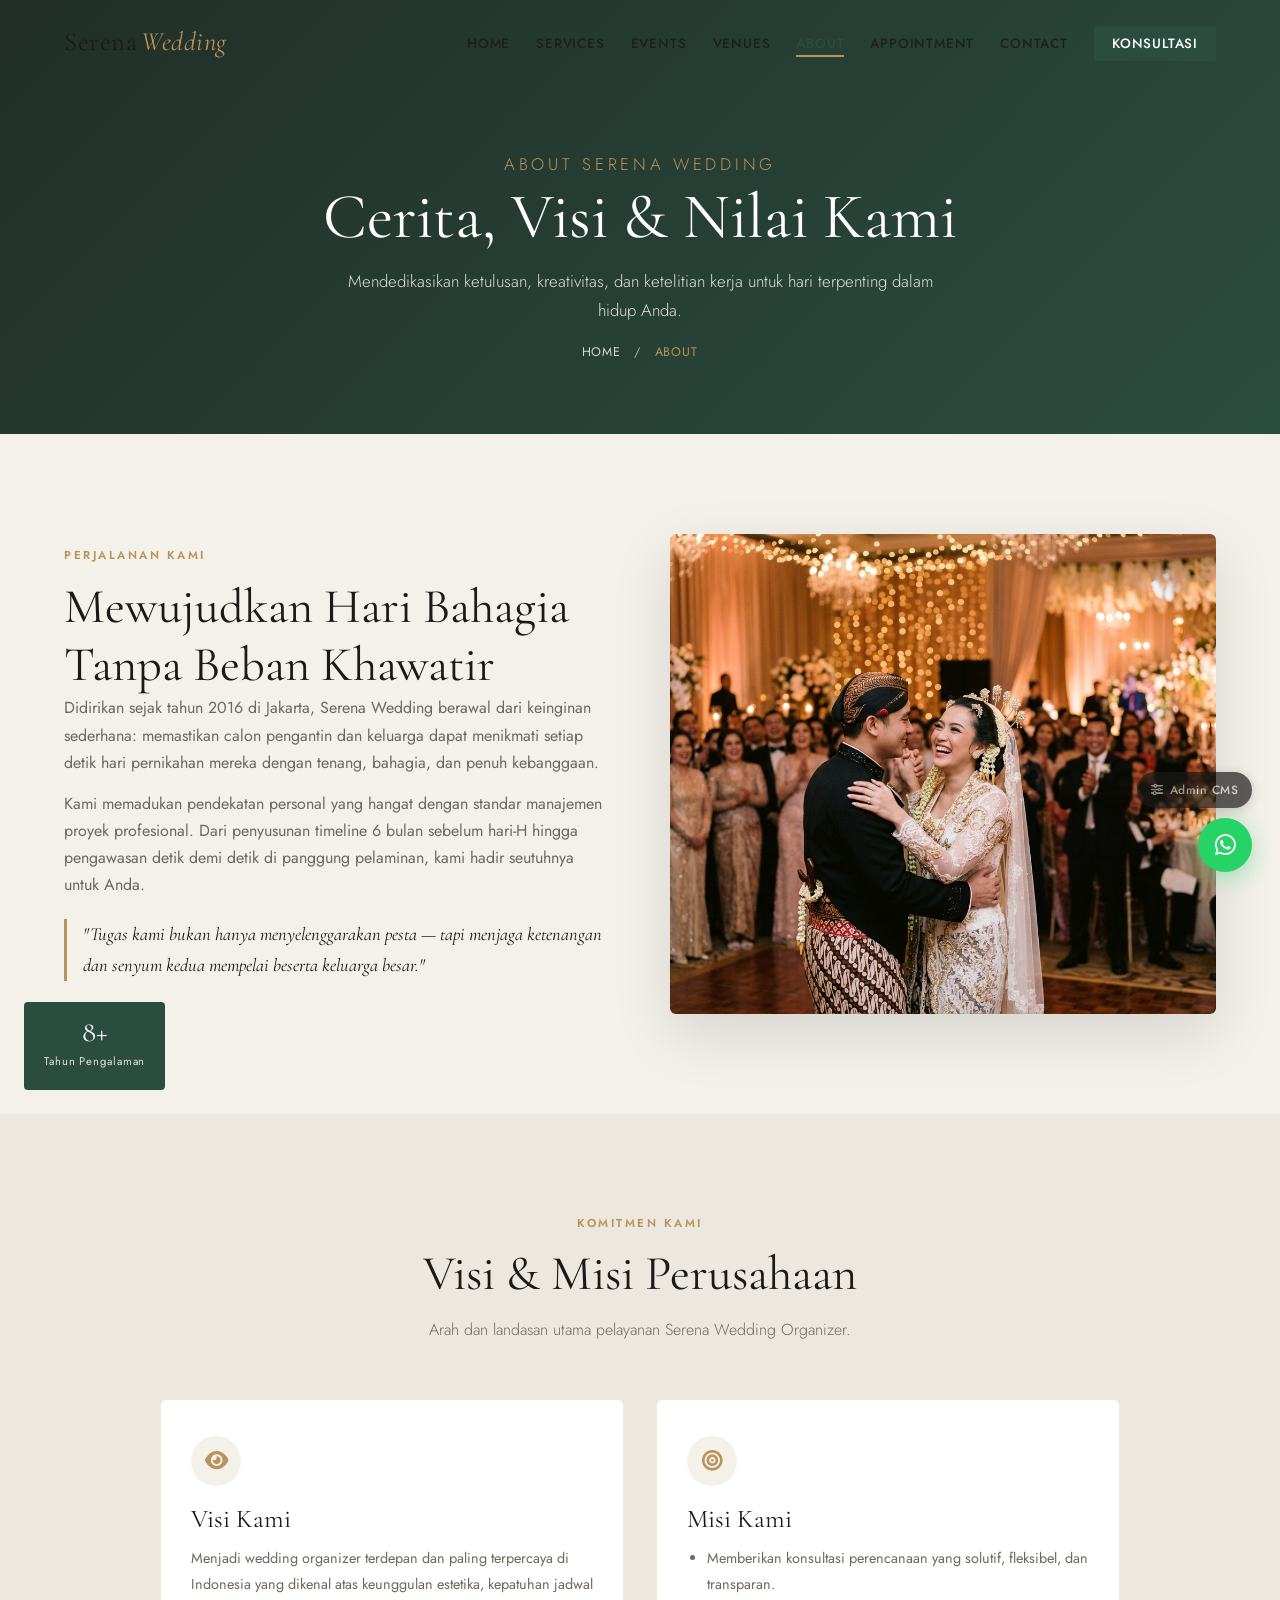
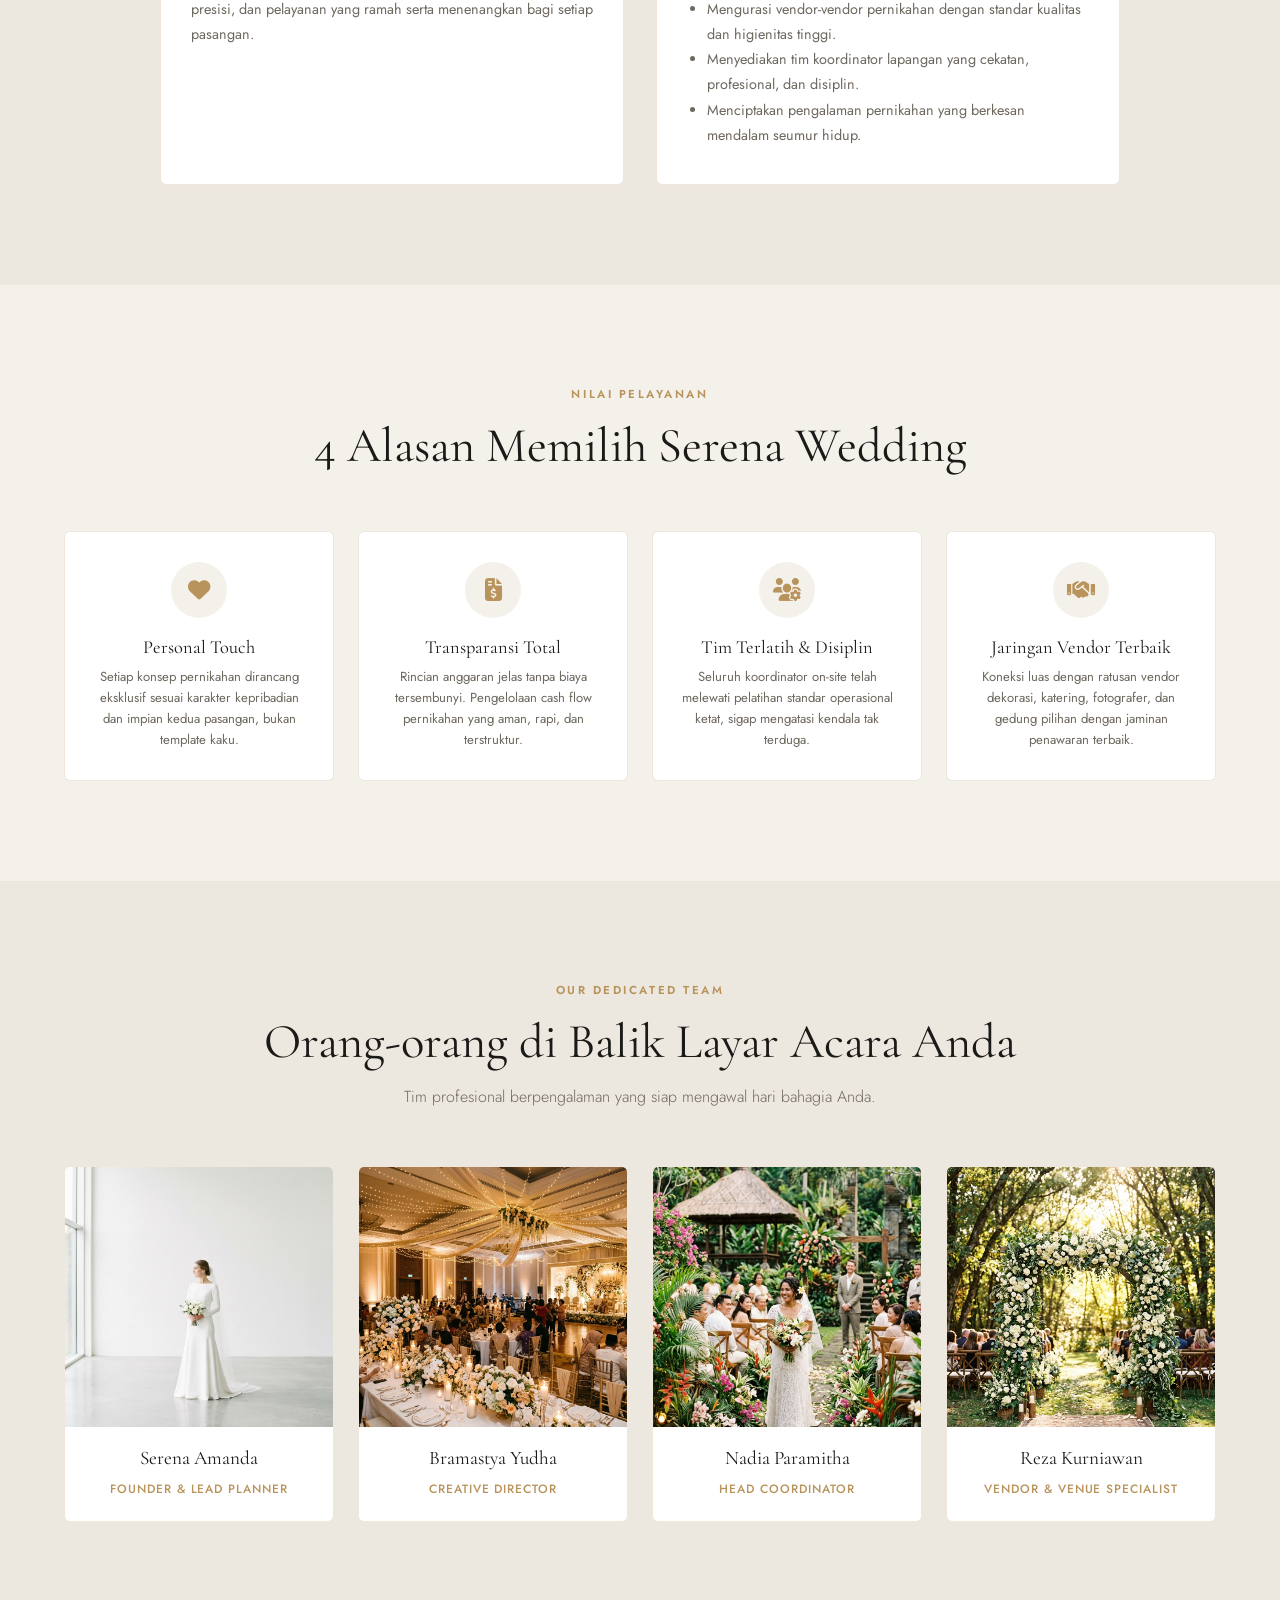
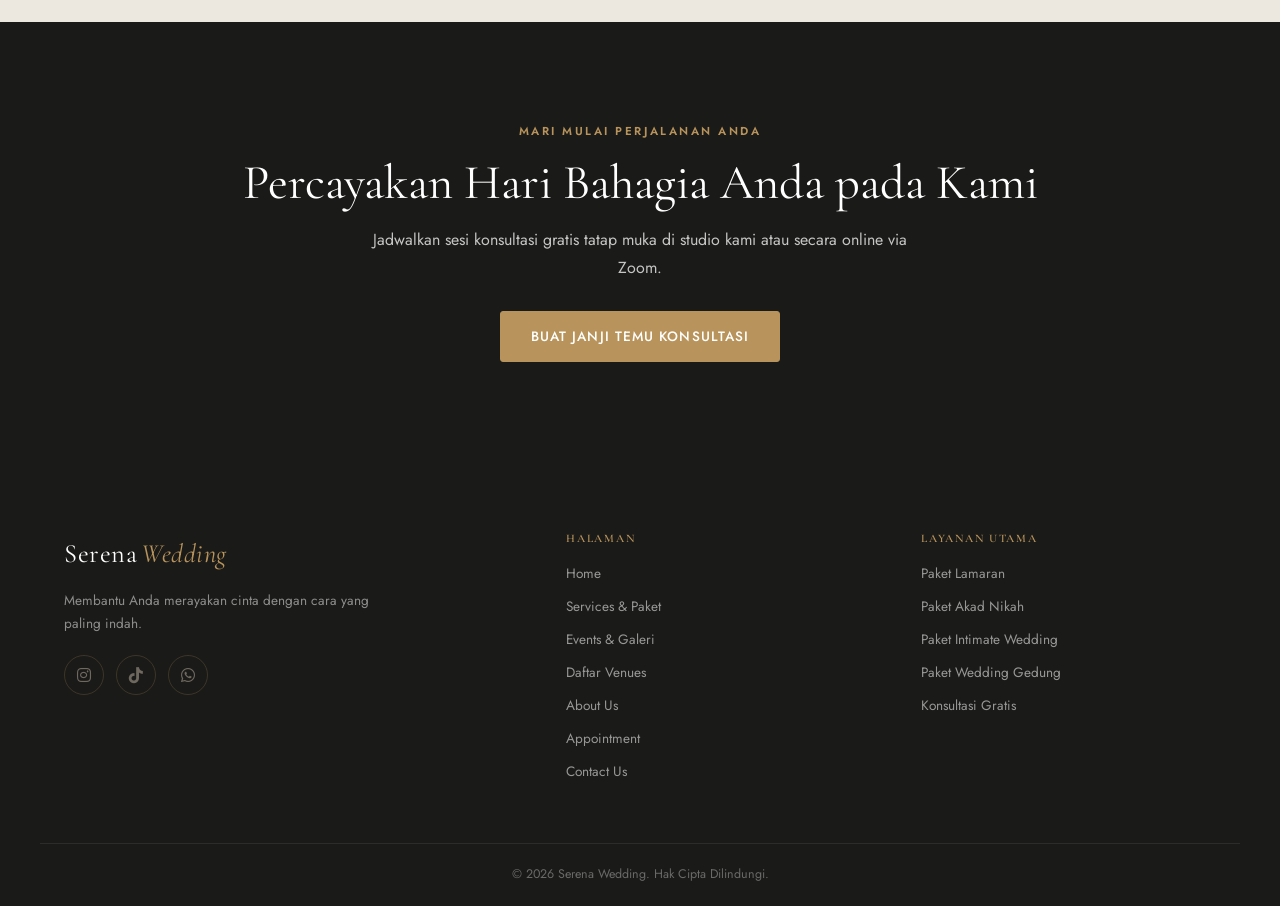
<file: about.html>
<!DOCTYPE html>
<html lang="id">
<head>
  <meta charset="UTF-8"/>
  <meta name="viewport" content="width=device-width, initial-scale=1.0"/>
  <title>About Us | Serena Wedding Organizer</title>
  <meta name="description" content="Kenali lebih dekat Serena Wedding Organizer: Visi, Misi, Nilai Pelayanan, dan Tim Profesional di balik ratusan pernikahan sukses."/>
  
  <link rel="preconnect" href="https://fonts.googleapis.com"/>
  <link rel="preconnect" href="https://fonts.gstatic.com" crossorigin/>
  <link href="https://fonts.googleapis.com/css2?family=Cormorant+Garamond:ital,wght@0,300;0,400;0,500;1,300;1,400;1,500&family=Jost:wght@300;400;500;600&display=swap" rel="stylesheet"/>
  <link rel="stylesheet" href="https://cdnjs.cloudflare.com/ajax/libs/font-awesome/6.4.0/css/all.min.css"/>
  <link rel="stylesheet" href="style.css"/>
</head>
<body>

<!-- NAVBAR -->
<nav class="nav" id="mainNav">
  <div class="container nav__inner">
    <a href="index.html" class="nav__brand" id="cms-brand-name">Serena <em>Wedding</em></a>
    <ul class="nav__links" id="navLinks">
      <li><a href="index.html">Home</a></li>
      <li><a href="services.html">Services</a></li>
      <li><a href="events.html">Events</a></li>
      <li><a href="venues.html">Venues</a></li>
      <li><a href="about.html" class="active">About</a></li>
      <li><a href="appointment.html">Appointment</a></li>
      <li><a href="contact.html">Contact</a></li>
      <li><a href="appointment.html" class="nav__cta">Konsultasi</a></li>
    </ul>
    <button class="nav__hamburger" id="hamburger" aria-label="Menu"><span></span><span></span><span></span></button>
  </div>
</nav>

<!-- SUBHERO -->
<header class="subhero">
  <div class="container">
    <p class="eyebrow">About Serena Wedding</p>
    <h1>Cerita, Visi & Nilai Kami</h1>
    <p>Mendedikasikan ketulusan, kreativitas, dan ketelitian kerja untuk hari terpenting dalam hidup Anda.</p>
    <div class="breadcrumbs">
      <a href="index.html">Home</a> &nbsp;/&nbsp; <span>About</span>
    </div>
  </div>
</header>

<!-- STORY & PHILOSOPHY -->
<section class="section">
  <div class="container about-grid">
    <div class="about__text reveal">
      <p class="eyebrow">Perjalanan Kami</p>
      <h2>Mewujudkan Hari Bahagia Tanpa Beban Khawatir</h2>
      <p style="color:var(--c-muted);margin-bottom:14px">Didirikan sejak tahun 2016 di Jakarta, Serena Wedding berawal dari keinginan sederhana: memastikan calon pengantin dan keluarga dapat menikmati setiap detik hari pernikahan mereka dengan tenang, bahagia, dan penuh kebanggaan.</p>
      <p style="color:var(--c-muted);margin-bottom:20px">Kami memadukan pendekatan personal yang hangat dengan standar manajemen proyek profesional. Dari penyusunan timeline 6 bulan sebelum hari-H hingga pengawasan detik demi detik di panggung pelaminan, kami hadir seutuhnya untuk Anda.</p>
      <blockquote style="border-left:3px solid var(--c-gold);padding-left:16px;margin:20px 0;font-family:var(--ff-serif);font-size:1.15rem;font-style:italic;color:var(--c-ink)">"Tugas kami bukan hanya menyelenggarakan pesta — tapi menjaga ketenangan dan senyum kedua mempelai beserta keluarga besar."</blockquote>
    </div>
    <div class="about__visual reveal">
      <div class="about__img-frame">
        <img src="Assets/portfolio_3.jpg" alt="Filosofi Serena Wedding" loading="lazy"/>
      </div>
      <div class="about__badge">
        <span class="about__badge-num">8+</span>
        <span class="about__badge-lbl">Tahun Pengalaman</span>
      </div>
    </div>
  </div>
</section>

<!-- VISION & MISSION -->
<section class="section section--alt">
  <div class="container">
    <div class="section-hd reveal">
      <p class="eyebrow">Komitmen Kami</p>
      <h2>Visi & Misi Perusahaan</h2>
      <p class="section-sub">Arah dan landasan utama pelayanan Serena Wedding Organizer.</p>
    </div>

    <div style="display:grid;grid-template-columns:1fr 1fr;gap:32px;max-width:960px;margin:0 auto">
      <div class="panel" style="background:#fff;padding:36px 30px;border-radius:var(--r-md);border:1px solid var(--c-border)">
        <div style="width:50px;height:50px;border-radius:50%;background:var(--c-bg);color:var(--c-gold);display:flex;align-items:center;justify-content:center;font-size:1.3rem;margin-bottom:18px">
          <i class="fas fa-eye"></i>
        </div>
        <h3 style="font-size:1.6rem;margin-bottom:12px">Visi Kami</h3>
        <p style="color:var(--c-muted);font-size:0.9rem;line-height:1.75">Menjadi wedding organizer terdepan dan paling terpercaya di Indonesia yang dikenal atas keunggulan estetika, kepatuhan jadwal presisi, dan pelayanan yang ramah serta menenangkan bagi setiap pasangan.</p>
      </div>

      <div class="panel" style="background:#fff;padding:36px 30px;border-radius:var(--r-md);border:1px solid var(--c-border)">
        <div style="width:50px;height:50px;border-radius:50%;background:var(--c-bg);color:var(--c-gold);display:flex;align-items:center;justify-content:center;font-size:1.3rem;margin-bottom:18px">
          <i class="fas fa-bullseye"></i>
        </div>
        <h3 style="font-size:1.6rem;margin-bottom:12px">Misi Kami</h3>
        <ul style="color:var(--c-muted);font-size:0.9rem;line-height:1.75;padding-left:20px">
          <li>Memberikan konsultasi perencanaan yang solutif, fleksibel, dan transparan.</li>
          <li>Mengurasi vendor-vendor pernikahan dengan standar kualitas dan higienitas tinggi.</li>
          <li>Menyediakan tim koordinator lapangan yang cekatan, profesional, dan disiplin.</li>
          <li>Menciptakan pengalaman pernikahan yang berkesan mendalam seumur hidup.</li>
        </ul>
      </div>
    </div>
  </div>
</section>

<!-- 4 PILLARS / VALUES -->
<section class="section">
  <div class="container">
    <div class="section-hd reveal">
      <p class="eyebrow">Nilai Pelayanan</p>
      <h2>4 Alasan Memilih Serena Wedding</h2>
    </div>

    <div class="values-grid">
      <div class="value-card reveal">
        <div class="value-card__icon"><i class="fas fa-heart"></i></div>
        <h4>Personal Touch</h4>
        <p>Setiap konsep pernikahan dirancang eksklusif sesuai karakter kepribadian dan impian kedua pasangan, bukan template kaku.</p>
      </div>

      <div class="value-card reveal">
        <div class="value-card__icon"><i class="fas fa-file-invoice-dollar"></i></div>
        <h4>Transparansi Total</h4>
        <p>Rincian anggaran jelas tanpa biaya tersembunyi. Pengelolaan cash flow pernikahan yang aman, rapi, dan terstruktur.</p>
      </div>

      <div class="value-card reveal">
        <div class="value-card__icon"><i class="fas fa-users-cog"></i></div>
        <h4>Tim Terlatih & Disiplin</h4>
        <p>Seluruh koordinator on-site telah melewati pelatihan standar operasional ketat, sigap mengatasi kendala tak terduga.</p>
      </div>

      <div class="value-card reveal">
        <div class="value-card__icon"><i class="fas fa-handshake"></i></div>
        <h4>Jaringan Vendor Terbaik</h4>
        <p>Koneksi luas dengan ratusan vendor dekorasi, katering, fotografer, dan gedung pilihan dengan jaminan penawaran terbaik.</p>
      </div>
    </div>
  </div>
</section>

<!-- OUR TEAM -->
<section class="section section--alt">
  <div class="container">
    <div class="section-hd reveal">
      <p class="eyebrow">Our Dedicated Team</p>
      <h2>Orang-orang di Balik Layar Acara Anda</h2>
      <p class="section-sub">Tim profesional berpengalaman yang siap mengawal hari bahagia Anda.</p>
    </div>

    <div class="team-grid">
      <div class="team-card reveal">
        <div class="team-card__img">
          <img src="Assets/hero_main.jpg" alt="Lead Wedding Planner" loading="lazy"/>
        </div>
        <div class="team-card__body">
          <h4>Serena Amanda</h4>
          <span>Founder & Lead Planner</span>
        </div>
      </div>

      <div class="team-card reveal">
        <div class="team-card__img">
          <img src="Assets/portfolio_1.jpg" alt="Creative & Concept Director" loading="lazy"/>
        </div>
        <div class="team-card__body">
          <h4>Bramastya Yudha</h4>
          <span>Creative Director</span>
        </div>
      </div>

      <div class="team-card reveal">
        <div class="team-card__img">
          <img src="Assets/portfolio_2.jpg" alt="Head of Coordination" loading="lazy"/>
        </div>
        <div class="team-card__body">
          <h4>Nadia Paramitha</h4>
          <span>Head Coordinator</span>
        </div>
      </div>

      <div class="team-card reveal">
        <div class="team-card__img">
          <img src="Assets/portfolio_4.jpg" alt="Vendor Relations" loading="lazy"/>
        </div>
        <div class="team-card__body">
          <h4>Reza Kurniawan</h4>
          <span>Vendor & Venue Specialist</span>
        </div>
      </div>
    </div>
  </div>
</section>

<!-- CTA -->
<section class="section section--dark" style="text-align:center">
  <div class="container reveal">
    <p class="eyebrow" style="color:var(--c-gold)">Mari Mulai Perjalanan Anda</p>
    <h2 style="color:#fff;margin-bottom:14px">Percayakan Hari Bahagia Anda pada Kami</h2>
    <p style="color:rgba(255,255,255,0.75);max-width:540px;margin:0 auto 30px">Jadwalkan sesi konsultasi gratis tatap muka di studio kami atau secara online via Zoom.</p>
    <a href="appointment.html" class="btn btn--gold">Buat Janji Temu Konsultasi</a>
  </div>
</section>

<!-- FOOTER -->
<footer class="footer">
  <div class="container footer__inner">
    <div class="footer__brand">
      <a href="index.html" class="nav__brand" id="cms-footer-brand">Serena <em>Wedding</em></a>
      <p id="cms-footer-tagline">Membantu Anda merayakan cinta dengan cara yang paling indah, terorganisir, dan berkesan seumur hidup.</p>
      <div class="socials" style="margin-top:20px">
        <a href="#" id="cms-ig" aria-label="Instagram"><i class="fab fa-instagram"></i></a>
        <a href="#" id="cms-tiktok" aria-label="TikTok"><i class="fab fa-tiktok"></i></a>
        <a href="https://wa.me/6285694061768" target="_blank" aria-label="WhatsApp"><i class="fab fa-whatsapp"></i></a>
      </div>
    </div>
    <div class="footer__cols">
      <h5>Halaman</h5>
      <a href="index.html">Home</a>
      <a href="services.html">Services & Paket</a>
      <a href="events.html">Events & Galeri</a>
      <a href="venues.html">Daftar Venues</a>
      <a href="about.html">About Us</a>
      <a href="appointment.html">Appointment</a>
      <a href="contact.html">Contact Us</a>
    </div>
    <div class="footer__cols">
      <h5>Layanan Utama</h5>
      <a href="services.html#lamaran">Paket Lamaran</a>
      <a href="services.html#akad">Paket Akad Nikah</a>
      <a href="services.html#intimate">Paket Intimate Wedding</a>
      <a href="services.html#gedung">Paket Wedding Gedung</a>
      <a href="appointment.html">Konsultasi Gratis</a>
    </div>
  </div>
  <div class="footer__bottom">
    <p id="cms-copyright">&copy; 2026 Serena Wedding. Hak Cipta Dilindungi.</p>
  </div>
</footer>

<a href="https://wa.me/6285694061768?text=Halo%20Serena%20Wedding%2C%20saya%20ingin%20berkonsultasi." id="cms-wa-float" class="wa-float" target="_blank" aria-label="WhatsApp"><i class="fab fa-whatsapp"></i></a>
<a href="admin/login.html" id="adminBtn" class="admin-btn" title="CMS Admin Panel"><i class="fas fa-sliders-h"></i><span>Admin CMS</span></a>

<script src="cms.js"></script>
<script src="script.js"></script>
</body>
</html>
</file>
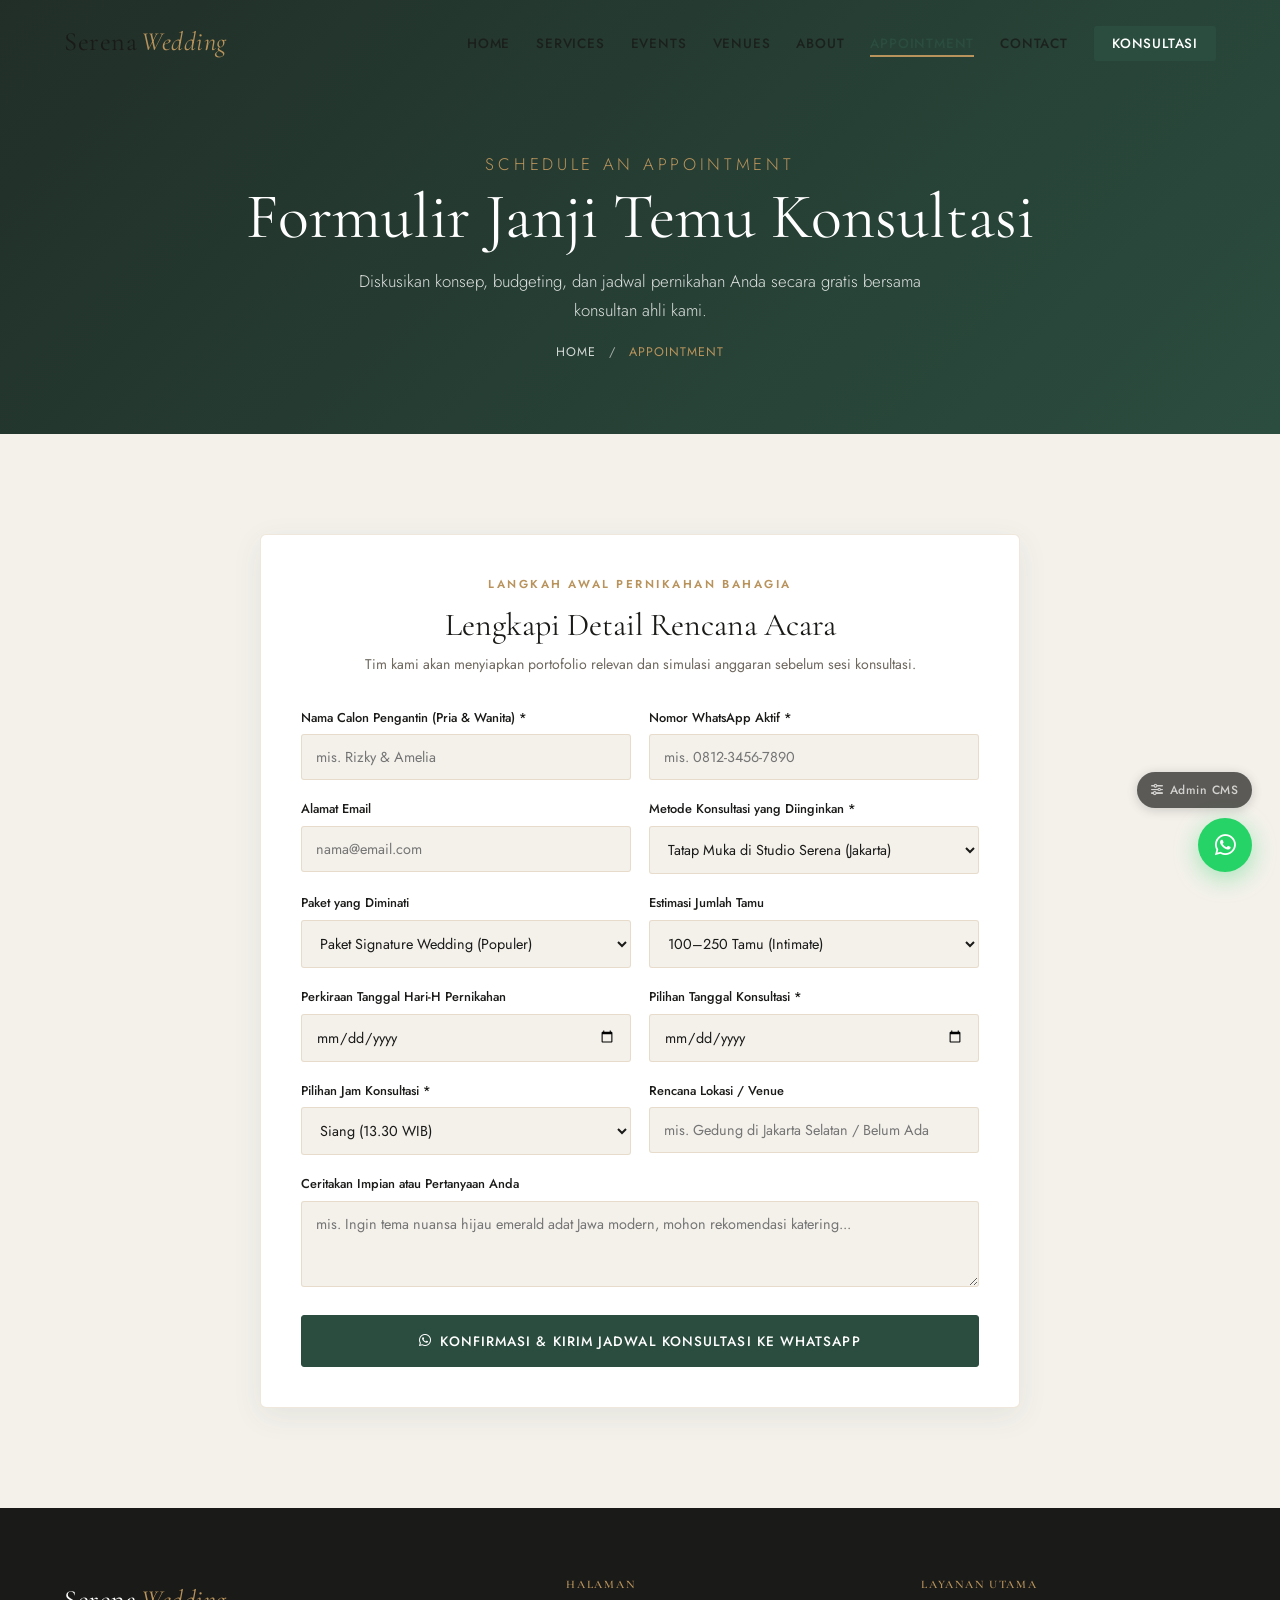
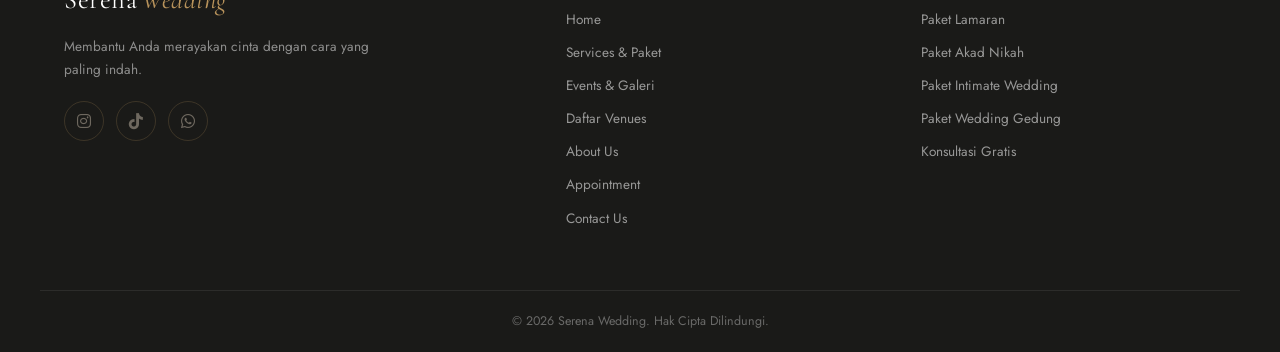
<file: appointment.html>
<!DOCTYPE html>
<html lang="id">
<head>
  <meta charset="UTF-8"/>
  <meta name="viewport" content="width=device-width, initial-scale=1.0"/>
  <title>Formulir Janji Temu & Konsultasi | Serena Wedding</title>
  <meta name="description" content="Jadwalkan sesi konsultasi pernikahan impian Anda bersama wedding planner Serena Wedding secara online maupun tatap muka."/>
  
  <link rel="preconnect" href="https://fonts.googleapis.com"/>
  <link rel="preconnect" href="https://fonts.gstatic.com" crossorigin/>
  <link href="https://fonts.googleapis.com/css2?family=Cormorant+Garamond:ital,wght@0,300;0,400;0,500;1,300;1,400;1,500&family=Jost:wght@300;400;500;600&display=swap" rel="stylesheet"/>
  <link rel="stylesheet" href="https://cdnjs.cloudflare.com/ajax/libs/font-awesome/6.4.0/css/all.min.css"/>
  <link rel="stylesheet" href="style.css"/>
</head>
<body>

<!-- NAVBAR -->
<nav class="nav" id="mainNav">
  <div class="container nav__inner">
    <a href="index.html" class="nav__brand" id="cms-brand-name">Serena <em>Wedding</em></a>
    <ul class="nav__links" id="navLinks">
      <li><a href="index.html">Home</a></li>
      <li><a href="services.html">Services</a></li>
      <li><a href="events.html">Events</a></li>
      <li><a href="venues.html">Venues</a></li>
      <li><a href="about.html">About</a></li>
      <li><a href="appointment.html" class="active">Appointment</a></li>
      <li><a href="contact.html">Contact</a></li>
      <li><a href="appointment.html" class="nav__cta">Konsultasi</a></li>
    </ul>
    <button class="nav__hamburger" id="hamburger" aria-label="Menu"><span></span><span></span><span></span></button>
  </div>
</nav>

<!-- SUBHERO -->
<header class="subhero">
  <div class="container">
    <p class="eyebrow">Schedule An Appointment</p>
    <h1>Formulir Janji Temu Konsultasi</h1>
    <p>Diskusikan konsep, budgeting, dan jadwal pernikahan Anda secara gratis bersama konsultan ahli kami.</p>
    <div class="breadcrumbs">
      <a href="index.html">Home</a> &nbsp;/&nbsp; <span>Appointment</span>
    </div>
  </div>
</header>

<!-- APPOINTMENT FORM SECTION -->
<section class="section">
  <div class="container">
    <div class="form-box reveal">
      <div style="text-align:center;margin-bottom:30px">
        <p class="eyebrow" style="color:var(--c-gold)">Langkah Awal Pernikahan Bahagia</p>
        <h2 style="font-size:2rem;margin-bottom:8px">Lengkapi Detail Rencana Acara</h2>
        <p style="font-size:0.88rem;color:var(--c-muted)">Tim kami akan menyiapkan portofolio relevan dan simulasi anggaran sebelum sesi konsultasi.</p>
      </div>

      <form id="aptForm" novalidate>
        <div class="form-grid">
          <!-- Nama Pasangan -->
          <div class="field">
            <label for="aptNamaPasangan">Nama Calon Pengantin (Pria & Wanita) *</label>
            <input type="text" id="aptNamaPasangan" placeholder="mis. Rizky & Amelia" required/>
          </div>

          <!-- WhatsApp -->
          <div class="field">
            <label for="aptWA">Nomor WhatsApp Aktif *</label>
            <input type="tel" id="aptWA" placeholder="mis. 0812-3456-7890" required/>
          </div>

          <!-- Email -->
          <div class="field">
            <label for="aptEmail">Alamat Email</label>
            <input type="email" id="aptEmail" placeholder="nama@email.com"/>
          </div>

          <!-- Jenis Konsultasi -->
          <div class="field">
            <label for="aptTipe">Metode Konsultasi yang Diinginkan *</label>
            <select id="aptTipe" required>
              <option value="Tatap Muka di Studio (Jakarta Selatan)">Tatap Muka di Studio Serena (Jakarta)</option>
              <option value="Online Video Call (Zoom / Google Meet)">Online Video Call (Zoom / Meet)</option>
              <option value="WhatsApp Call & Chat">WhatsApp Chat & Call</option>
            </select>
          </div>

          <!-- Paket Pilihan -->
          <div class="field">
            <label for="aptPaket">Paket yang Diminati</label>
            <select id="aptPaket">
              <option value="Signature Wedding">Paket Signature Wedding (Populer)</option>
              <option value="Intimate Wedding">Paket Intimate Wedding</option>
              <option value="Grand Ballroom All-In">Paket Grand Ballroom All-In</option>
              <option value="Paket Lamaran">Paket Lamaran & Tunangan</option>
              <option value="Paket Akad Nikah">Paket Akad Nikah</option>
              <option value="Custom / Belum Tahu">Custom / Ingin Konsultasi Dulu</option>
            </select>
          </div>

          <!-- Estimasi Tamu -->
          <div class="field">
            <label for="aptTamu">Estimasi Jumlah Tamu</label>
            <select id="aptTamu">
              <option value="< 100 Tamu">&lt; 100 Tamu (Private)</option>
              <option value="100–250 Tamu" selected>100–250 Tamu (Intimate)</option>
              <option value="250–500 Tamu">250–500 Tamu (Medium)</option>
              <option value="500–1000 Tamu">500–1000 Tamu (Grand)</option>
              <option value="> 1000 Tamu">&gt; 1000 Tamu (Mega Ballroom)</option>
            </select>
          </div>

          <!-- Rencana Tanggal Acara -->
          <div class="field">
            <label for="aptTglAcara">Perkiraan Tanggal Hari-H Pernikahan</label>
            <input type="date" id="aptTglAcara"/>
          </div>

          <!-- Pilihan Tanggal Konsultasi -->
          <div class="field">
            <label for="aptTglKonsul">Pilihan Tanggal Konsultasi *</label>
            <input type="date" id="aptTglKonsul" required/>
          </div>

          <!-- Pilihan Jam Konsultasi -->
          <div class="field">
            <label for="aptJamKonsul">Pilihan Jam Konsultasi *</label>
            <select id="aptJamKonsul" required>
              <option value="10.00 WIB">Pagi (10.00 WIB)</option>
              <option value="13.30 WIB" selected>Siang (13.30 WIB)</option>
              <option value="15.30 WIB">Sore (15.30 WIB)</option>
              <option value="19.00 WIB">Malam (19.00 WIB - Online)</option>
            </select>
          </div>

          <!-- Venue Preferensi -->
          <div class="field">
            <label for="aptVenue">Rencana Lokasi / Venue</label>
            <input type="text" id="aptVenue" placeholder="mis. Gedung di Jakarta Selatan / Belum Ada"/>
          </div>

          <!-- Catatan Khusus -->
          <div class="field form-grid--full">
            <label for="aptCatatan">Ceritakan Impian atau Pertanyaan Anda</label>
            <textarea id="aptCatatan" rows="3" placeholder="mis. Ingin tema nuansa hijau emerald adat Jawa modern, mohon rekomendasi katering..."></textarea>
          </div>

          <div class="form-grid--full" style="margin-top:10px">
            <button type="submit" class="btn btn--primary btn--full" style="padding:15px">
              <i class="fab fa-whatsapp"></i> Konfirmasi & Kirim Jadwal Konsultasi ke WhatsApp
            </button>
          </div>
        </div>
      </form>
    </div>
  </div>
</section>

<!-- FOOTER -->
<footer class="footer">
  <div class="container footer__inner">
    <div class="footer__brand">
      <a href="index.html" class="nav__brand" id="cms-footer-brand">Serena <em>Wedding</em></a>
      <p id="cms-footer-tagline">Membantu Anda merayakan cinta dengan cara yang paling indah, terorganisir, dan berkesan seumur hidup.</p>
      <div class="socials" style="margin-top:20px">
        <a href="#" id="cms-ig" aria-label="Instagram"><i class="fab fa-instagram"></i></a>
        <a href="#" id="cms-tiktok" aria-label="TikTok"><i class="fab fa-tiktok"></i></a>
        <a href="https://wa.me/6285694061768" target="_blank" aria-label="WhatsApp"><i class="fab fa-whatsapp"></i></a>
      </div>
    </div>
    <div class="footer__cols">
      <h5>Halaman</h5>
      <a href="index.html">Home</a>
      <a href="services.html">Services & Paket</a>
      <a href="events.html">Events & Galeri</a>
      <a href="venues.html">Daftar Venues</a>
      <a href="about.html">About Us</a>
      <a href="appointment.html">Appointment</a>
      <a href="contact.html">Contact Us</a>
    </div>
    <div class="footer__cols">
      <h5>Layanan Utama</h5>
      <a href="services.html#lamaran">Paket Lamaran</a>
      <a href="services.html#akad">Paket Akad Nikah</a>
      <a href="services.html#intimate">Paket Intimate Wedding</a>
      <a href="services.html#gedung">Paket Wedding Gedung</a>
      <a href="appointment.html">Konsultasi Gratis</a>
    </div>
  </div>
  <div class="footer__bottom">
    <p id="cms-copyright">&copy; 2026 Serena Wedding. Hak Cipta Dilindungi.</p>
  </div>
</footer>

<a href="https://wa.me/6285694061768?text=Halo%20Serena%20Wedding%2C%20saya%20ingin%20jadwalkan%20konsultasi." id="cms-wa-float" class="wa-float" target="_blank" aria-label="WhatsApp"><i class="fab fa-whatsapp"></i></a>
<a href="admin/login.html" id="adminBtn" class="admin-btn" title="CMS Admin Panel"><i class="fas fa-sliders-h"></i><span>Admin CMS</span></a>

<script src="cms.js"></script>
<script src="script.js"></script>
<script>
// Auto-fill from query string if available
document.addEventListener('DOMContentLoaded', function(){
  const params = new URLSearchParams(window.location.search);
  const paket = params.get('paket');
  const venue = params.get('venue');
  
  if(paket){
    const sel = document.getElementById('aptPaket');
    for(let i=0; i<sel.options.length; i++){
      if(sel.options[i].value.toLowerCase().includes(paket.toLowerCase())){
        sel.selectedIndex = i;
        break;
      }
    }
  }
  if(venue){
    const vInp = document.getElementById('aptVenue');
    if(vInp) vInp.value = venue;
  }
});

// Submit Form Handler
document.getElementById('aptForm').addEventListener('submit', function(e){
  e.preventDefault();
  const nama = document.getElementById('aptNamaPasangan').value.trim();
  const wa = document.getElementById('aptWA').value.trim();
  const email = document.getElementById('aptEmail').value.trim();
  const tipe = document.getElementById('aptTipe').value;
  const paket = document.getElementById('aptPaket').value;
  const tamu = document.getElementById('aptTamu').value;
  const tglAcara = document.getElementById('aptTglAcara').value;
  const tglKonsul = document.getElementById('aptTglKonsul').value;
  const jamKonsul = document.getElementById('aptJamKonsul').value;
  const venue = document.getElementById('aptVenue').value.trim();
  const catatan = document.getElementById('aptCatatan').value.trim();

  if(!nama || !wa || !tglKonsul){
    alert('Mohon lengkapi Nama Pasangan, No WhatsApp, dan Pilihan Tanggal Konsultasi.');
    return;
  }

  const tglKonsulFmt = new Date(tglKonsul).toLocaleDateString('id-ID', {weekday:'long', day:'numeric', month:'long', year:'numeric'});
  const tglAcaraFmt  = tglAcara ? new Date(tglAcara).toLocaleDateString('id-ID', {day:'numeric', month:'long', year:'numeric'}) : 'Belum ditentukan';

  const msg = [
    `Halo *Serena Wedding*, saya ingin mengonfirmasi jadwal janji temu konsultasi pernikahan. 💍🌿`,
    ``,
    `📋 *DATA RESERVASI KONSULTASI:*`,
    `• Nama Pasangan : ${nama}`,
    `• Kontak WA     : ${wa}`,
    `• Email         : ${email || '-'}`,
    `• Metode Konsul : ${tipe}`,
    `• Jadwal Konsul : *${tglKonsulFmt}* (Pukul ${jamKonsul})`,
    ``,
    `🏰 *RENCANA ACARA:*`,
    `• Pilihan Paket : ${paket}`,
    `• Estimasi Tamu : ${tamu}`,
    `• Tanggal Hari-H: ${tglAcaraFmt}`,
    `• Rencana Venue : ${venue || '-'}`,
    `• Catatan/Impian: ${catatan || '-'}`,
    ``,
    `Mohon konfirmasi kesediaan jadwal. Terima kasih!`
  ].join('\n');

  let waNum = '6285694061768';
  try{
    const d = JSON.parse(localStorage.getItem('serena_cms_data')||'{}');
    if(d.kontak && d.kontak.waNum) waNum = d.kontak.waNum;
  }catch(err){}

  window.open(`https://wa.me/${waNum}?text=${encodeURIComponent(msg)}`, '_blank');
});
</script>
</body>
</html>
</file>
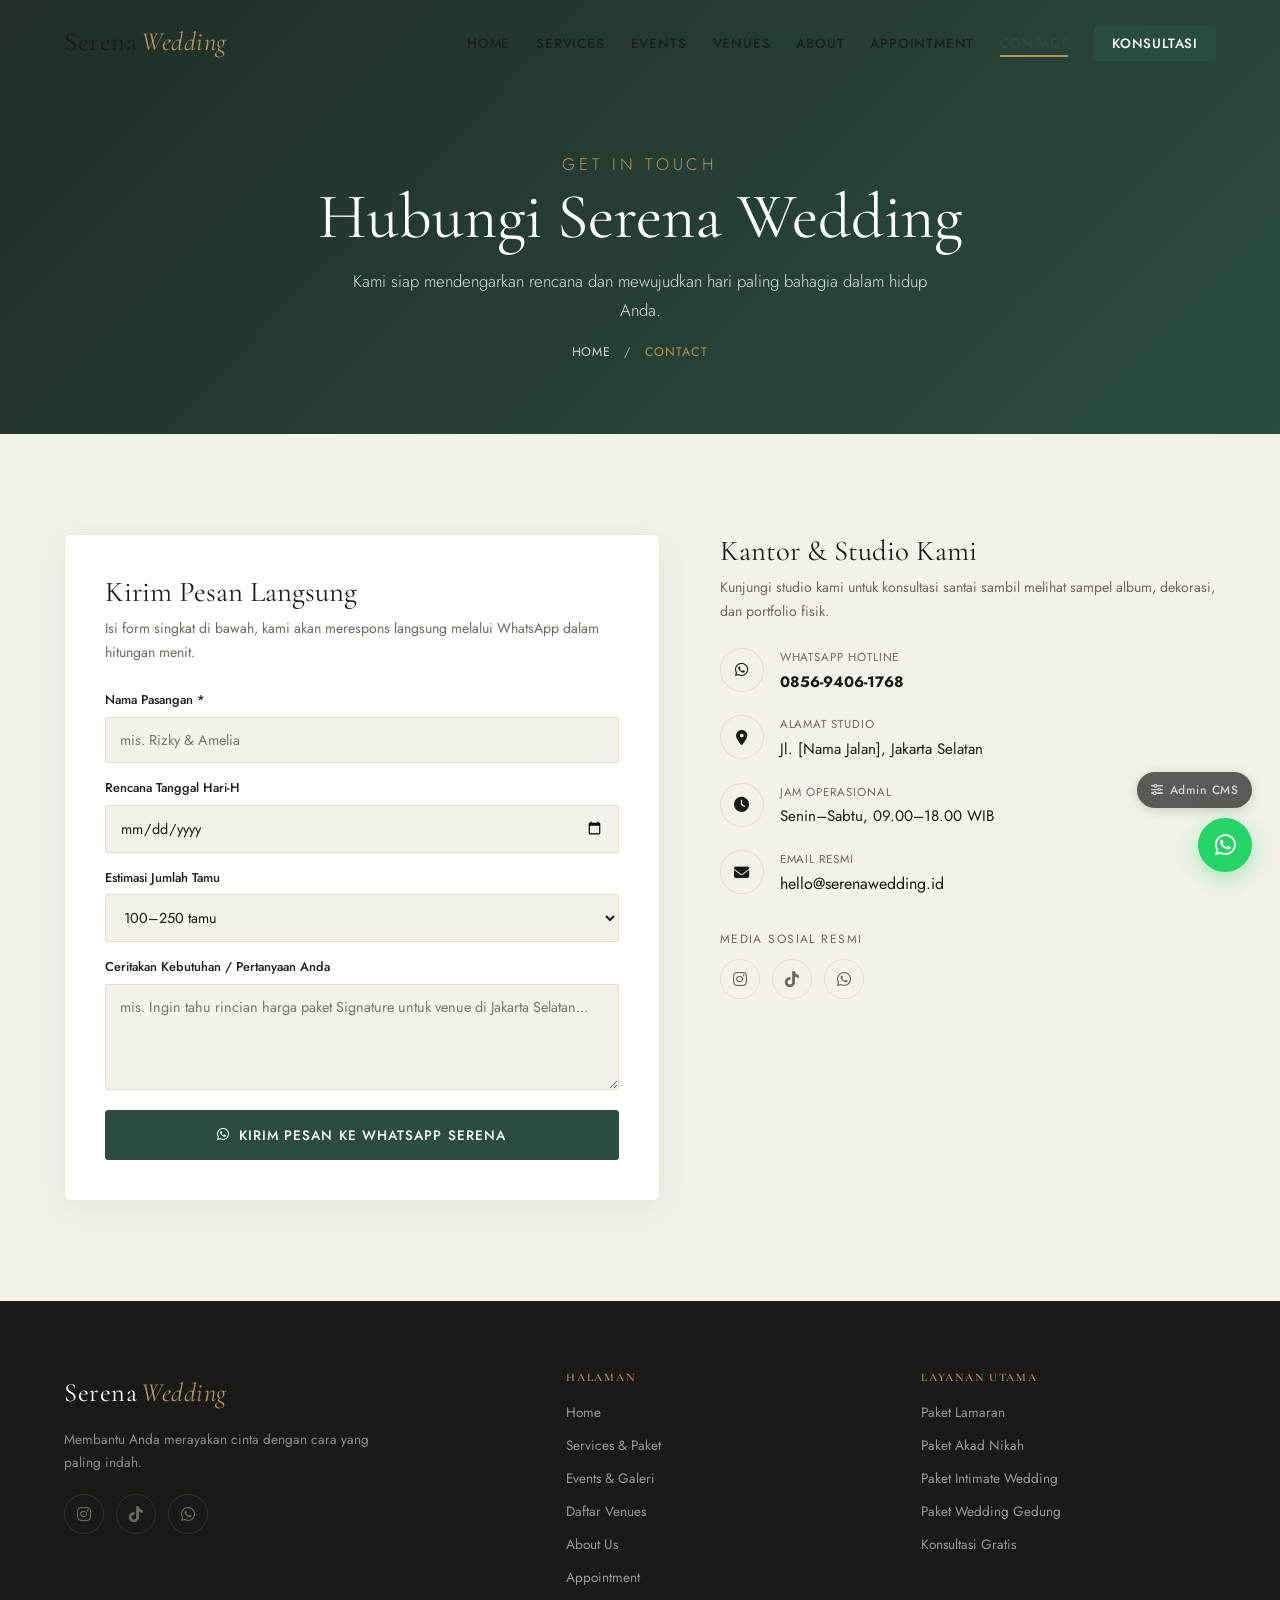
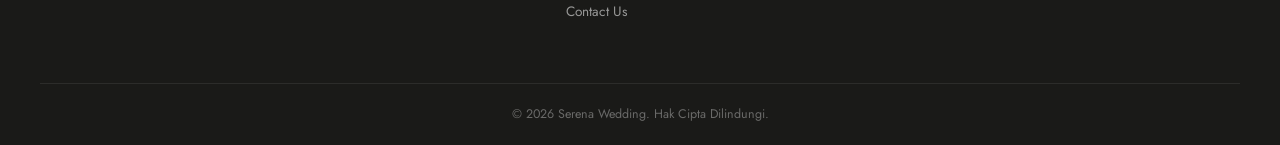
<file: contact.html>
<!DOCTYPE html>
<html lang="id">
<head>
  <meta charset="UTF-8"/>
  <meta name="viewport" content="width=device-width, initial-scale=1.0"/>
  <title>Hubungi Kami | Serena Wedding Organizer</title>
  <meta name="description" content="Hubungi kantor studio Serena Wedding Organizer di Jakarta Selatan & Bekasi. Layanan konsultasi WhatsApp 24 jam."/>
  
  <link rel="preconnect" href="https://fonts.googleapis.com"/>
  <link rel="preconnect" href="https://fonts.gstatic.com" crossorigin/>
  <link href="https://fonts.googleapis.com/css2?family=Cormorant+Garamond:ital,wght@0,300;0,400;0,500;1,300;1,400;1,500&family=Jost:wght@300;400;500;600&display=swap" rel="stylesheet"/>
  <link rel="stylesheet" href="https://cdnjs.cloudflare.com/ajax/libs/font-awesome/6.4.0/css/all.min.css"/>
  <link rel="stylesheet" href="style.css"/>
</head>
<body>

<!-- NAVBAR -->
<nav class="nav" id="mainNav">
  <div class="container nav__inner">
    <a href="index.html" class="nav__brand" id="cms-brand-name">Serena <em>Wedding</em></a>
    <ul class="nav__links" id="navLinks">
      <li><a href="index.html">Home</a></li>
      <li><a href="services.html">Services</a></li>
      <li><a href="events.html">Events</a></li>
      <li><a href="venues.html">Venues</a></li>
      <li><a href="about.html">About</a></li>
      <li><a href="appointment.html">Appointment</a></li>
      <li><a href="contact.html" class="active">Contact</a></li>
      <li><a href="appointment.html" class="nav__cta">Konsultasi</a></li>
    </ul>
    <button class="nav__hamburger" id="hamburger" aria-label="Menu"><span></span><span></span><span></span></button>
  </div>
</nav>

<!-- SUBHERO -->
<header class="subhero">
  <div class="container">
    <p class="eyebrow">Get In Touch</p>
    <h1>Hubungi Serena Wedding</h1>
    <p>Kami siap mendengarkan rencana dan mewujudkan hari paling bahagia dalam hidup Anda.</p>
    <div class="breadcrumbs">
      <a href="index.html">Home</a> &nbsp;/&nbsp; <span>Contact</span>
    </div>
  </div>
</header>

<!-- CONTACT SECTION -->
<section class="section">
  <div class="container">
    <div class="contact-grid">
      <!-- FORM -->
      <div class="form-box reveal" style="max-width:100%;margin:0">
        <h3 style="font-size:1.8rem;margin-bottom:8px">Kirim Pesan Langsung</h3>
        <p style="font-size:0.88rem;color:var(--c-muted);margin-bottom:24px">Isi form singkat di bawah, kami akan merespons langsung melalui WhatsApp dalam hitungan menit.</p>

        <form id="contactForm" novalidate>
          <div class="field" style="margin-bottom:14px">
            <label for="nama">Nama Pasangan *</label>
            <input type="text" id="nama" placeholder="mis. Rizky & Amelia" required/>
          </div>
          <div class="field" style="margin-bottom:14px">
            <label for="tanggal">Rencana Tanggal Hari-H</label>
            <input type="date" id="tanggal"/>
          </div>
          <div class="field" style="margin-bottom:14px">
            <label for="tamu">Estimasi Jumlah Tamu</label>
            <select id="tamu">
              <option value="">-- Pilih estimasi --</option>
              <option>&lt; 100 tamu</option>
              <option selected>100–250 tamu</option>
              <option>250–500 tamu</option>
              <option>&gt; 500 tamu</option>
            </select>
          </div>
          <div class="field" style="margin-bottom:20px">
            <label for="pesan">Ceritakan Kebutuhan / Pertanyaan Anda</label>
            <textarea id="pesan" rows="4" placeholder="mis. Ingin tahu rincian harga paket Signature untuk venue di Jakarta Selatan..."></textarea>
          </div>
          <button type="submit" class="btn btn--primary btn--full" style="padding:14px">
            <i class="fab fa-whatsapp"></i> Kirim Pesan ke WhatsApp Serena
          </button>
        </form>
      </div>

      <!-- INFO -->
      <div class="contact-info reveal">
        <h3 style="font-size:1.8rem;margin-bottom:8px">Kantor & Studio Kami</h3>
        <p style="font-size:0.88rem;color:var(--c-muted);margin-bottom:20px">Kunjungi studio kami untuk konsultasi santai sambil melihat sampel album, dekorasi, dan portfolio fisik.</p>

        <ul class="ci-list">
          <li>
            <span class="ci-ic"><i class="fab fa-whatsapp"></i></span>
            <div>
              <small>WhatsApp Hotline</small>
              <a href="https://wa.me/6285694061768" id="cms-wa-link" target="_blank"><strong id="cms-wa-num">0856-9406-1768</strong></a>
            </div>
          </li>
          <li>
            <span class="ci-ic"><i class="fas fa-map-marker-alt"></i></span>
            <div>
              <small>Alamat Studio</small>
              <span id="cms-alamat">Jl. Kemang Raya No. 45, Jakarta Selatan & Harapan Indah Bekasi</span>
            </div>
          </li>
          <li>
            <span class="ci-ic"><i class="fas fa-clock"></i></span>
            <div>
              <small>Jam Operasional</small>
              <span id="cms-jam">Senin–Sabtu, 09.00–18.00 WIB (Minggu dengan Janji Temu)</span>
            </div>
          </li>
          <li>
            <span class="ci-ic"><i class="fas fa-envelope"></i></span>
            <div>
              <small>Email Resmi</small>
              <a href="mailto:hello@serenawedding.id" id="cms-email">hello@serenawedding.id</a>
            </div>
          </li>
        </ul>

        <div style="margin-top:28px">
          <p style="font-size:0.75rem;letter-spacing:0.12em;text-transform:uppercase;color:var(--c-muted);margin-bottom:10px">Media Sosial Resmi</p>
          <div class="socials">
            <a href="#" id="cms-ig" aria-label="Instagram"><i class="fab fa-instagram"></i></a>
            <a href="#" id="cms-tiktok" aria-label="TikTok"><i class="fab fa-tiktok"></i></a>
            <a href="https://wa.me/6285694061768" target="_blank" aria-label="WhatsApp"><i class="fab fa-whatsapp"></i></a>
          </div>
        </div>
      </div>
    </div>
  </div>
</section>

<!-- FOOTER -->
<footer class="footer">
  <div class="container footer__inner">
    <div class="footer__brand">
      <a href="index.html" class="nav__brand" id="cms-footer-brand">Serena <em>Wedding</em></a>
      <p id="cms-footer-tagline">Membantu Anda merayakan cinta dengan cara yang paling indah, terorganisir, dan berkesan seumur hidup.</p>
      <div class="socials" style="margin-top:20px">
        <a href="#" id="cms-ig" aria-label="Instagram"><i class="fab fa-instagram"></i></a>
        <a href="#" id="cms-tiktok" aria-label="TikTok"><i class="fab fa-tiktok"></i></a>
        <a href="https://wa.me/6285694061768" target="_blank" aria-label="WhatsApp"><i class="fab fa-whatsapp"></i></a>
      </div>
    </div>
    <div class="footer__cols">
      <h5>Halaman</h5>
      <a href="index.html">Home</a>
      <a href="services.html">Services & Paket</a>
      <a href="events.html">Events & Galeri</a>
      <a href="venues.html">Daftar Venues</a>
      <a href="about.html">About Us</a>
      <a href="appointment.html">Appointment</a>
      <a href="contact.html">Contact Us</a>
    </div>
    <div class="footer__cols">
      <h5>Layanan Utama</h5>
      <a href="services.html#lamaran">Paket Lamaran</a>
      <a href="services.html#akad">Paket Akad Nikah</a>
      <a href="services.html#intimate">Paket Intimate Wedding</a>
      <a href="services.html#gedung">Paket Wedding Gedung</a>
      <a href="appointment.html">Konsultasi Gratis</a>
    </div>
  </div>
  <div class="footer__bottom">
    <p id="cms-copyright">&copy; 2026 Serena Wedding. Hak Cipta Dilindungi.</p>
  </div>
</footer>

<a href="https://wa.me/6285694061768?text=Halo%20Serena%20Wedding%2C%20saya%20ingin%20tanya%20info%20lebih%20lanjut." id="cms-wa-float" class="wa-float" target="_blank" aria-label="WhatsApp"><i class="fab fa-whatsapp"></i></a>
<a href="admin/login.html" id="adminBtn" class="admin-btn" title="CMS Admin Panel"><i class="fas fa-sliders-h"></i><span>Admin CMS</span></a>

<script src="cms.js"></script>
<script src="script.js"></script>
</body>
</html>
</file>
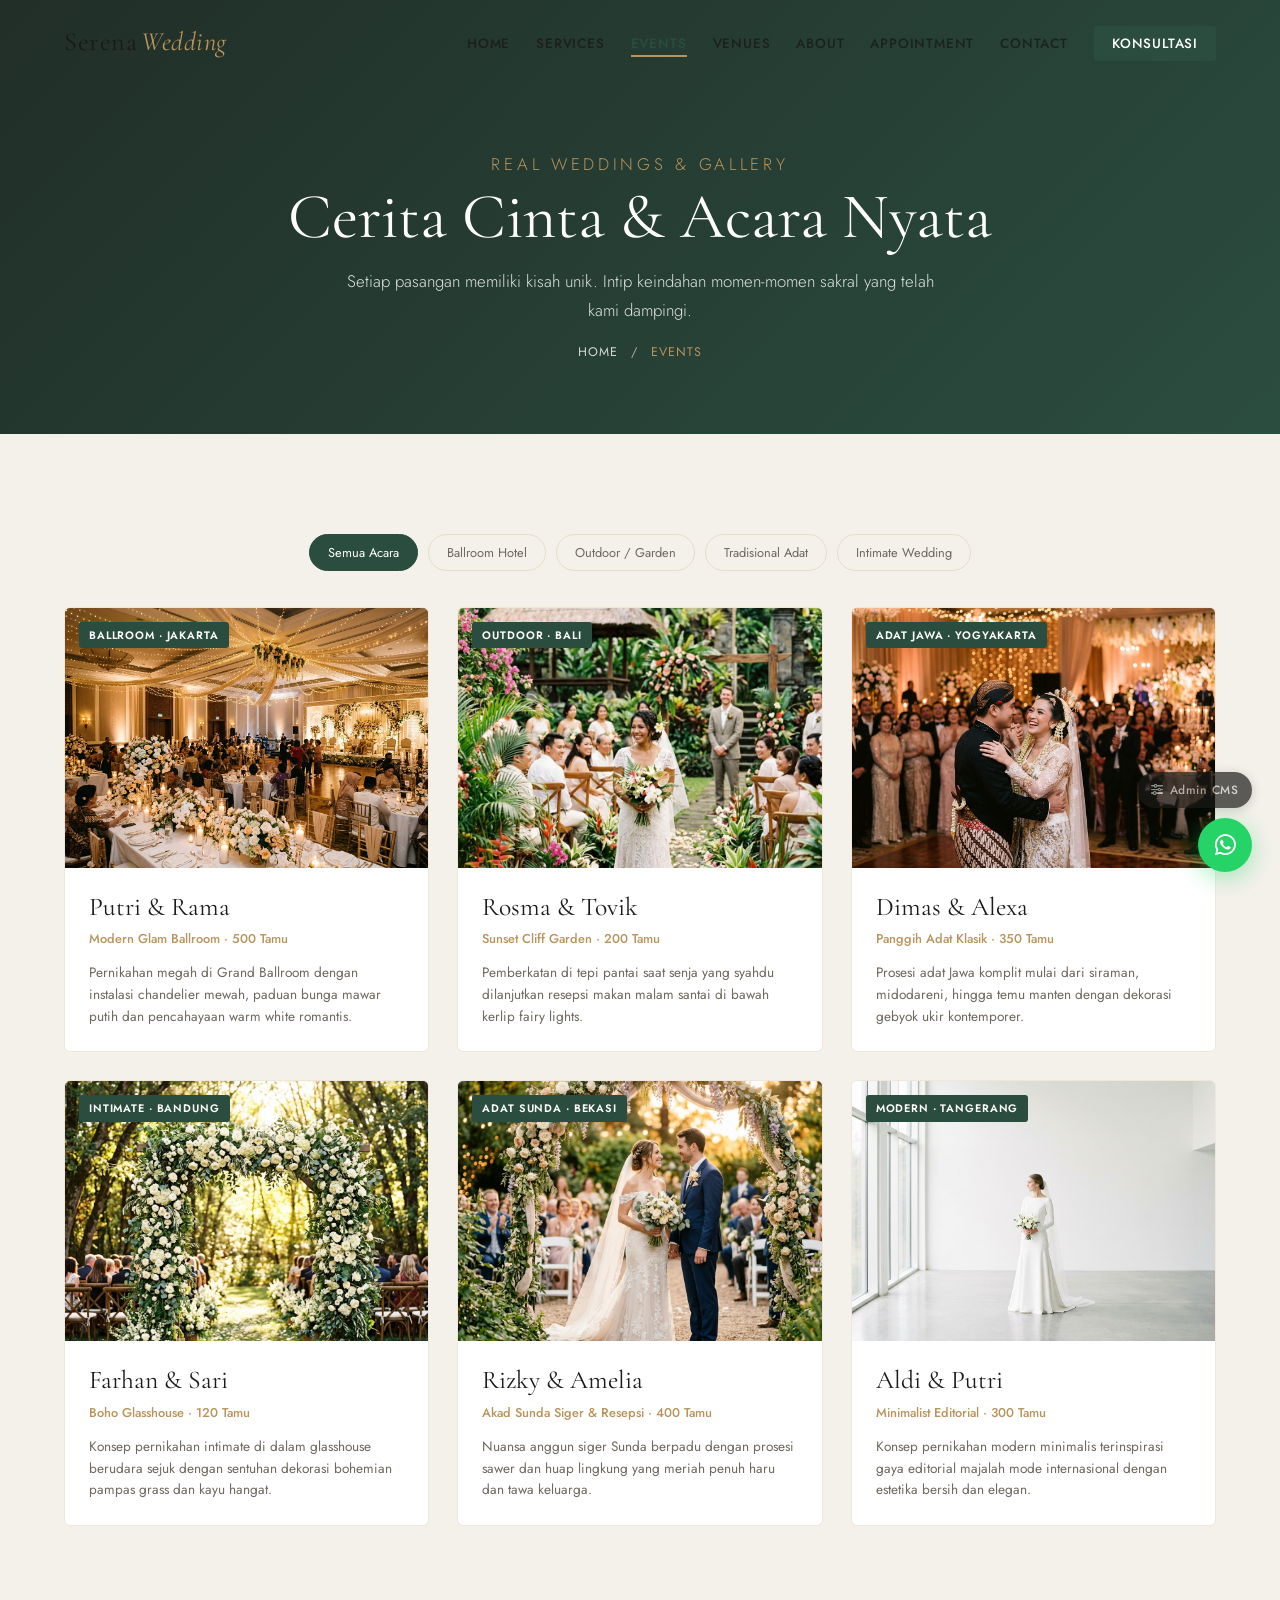
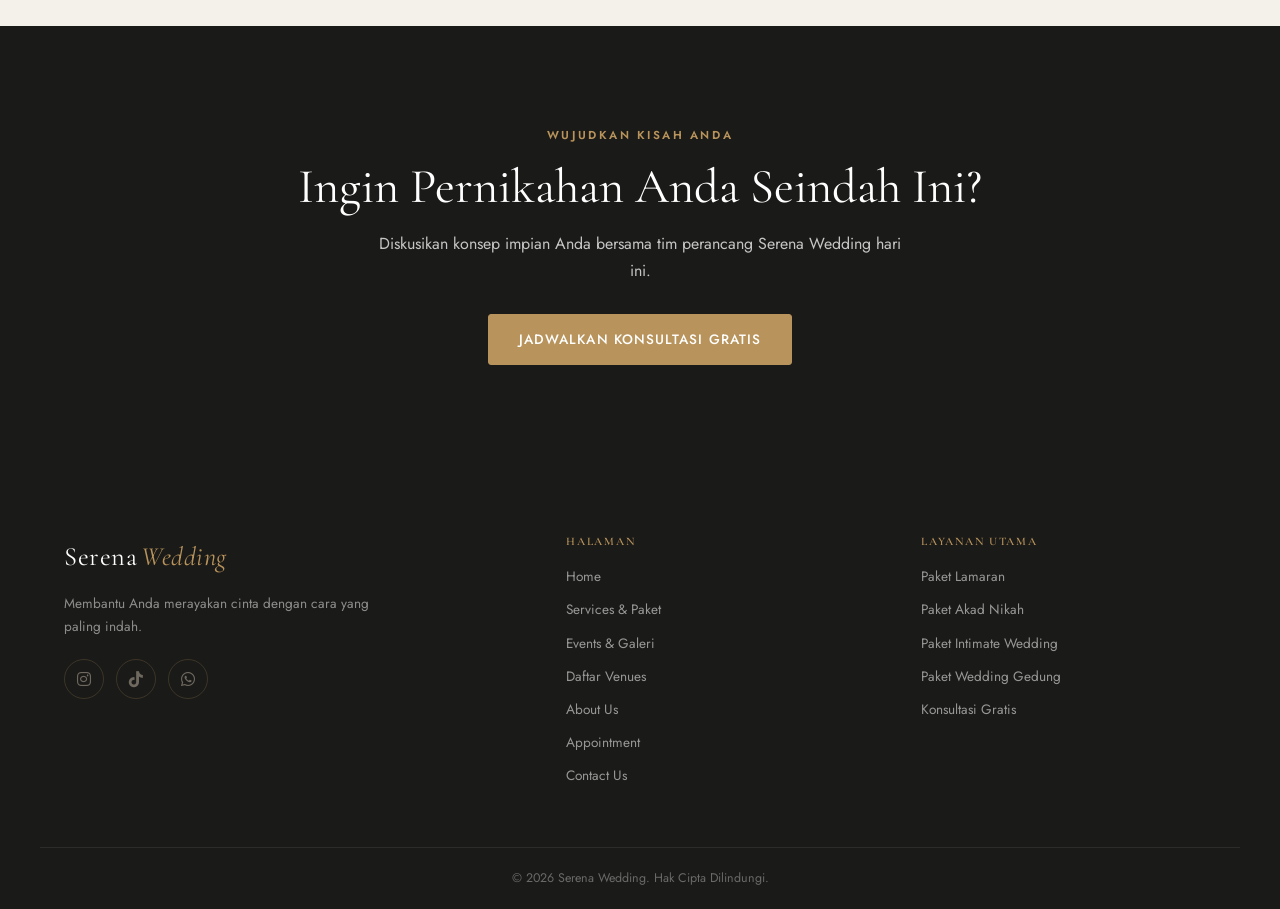
<file: events.html>
<!DOCTYPE html>
<html lang="id">
<head>
  <meta charset="UTF-8"/>
  <meta name="viewport" content="width=device-width, initial-scale=1.0"/>
  <title>Galeri Acara & Real Weddings | Serena Wedding</title>
  <meta name="description" content="Dokumentasi portofolio pernikahan nyata yang didampingi oleh Serena Wedding di Jakarta, Bekasi, Bali, dan kota-kota lainnya."/>
  
  <link rel="preconnect" href="https://fonts.googleapis.com"/>
  <link rel="preconnect" href="https://fonts.gstatic.com" crossorigin/>
  <link href="https://fonts.googleapis.com/css2?family=Cormorant+Garamond:ital,wght@0,300;0,400;0,500;1,300;1,400;1,500&family=Jost:wght@300;400;500;600&display=swap" rel="stylesheet"/>
  <link rel="stylesheet" href="https://cdnjs.cloudflare.com/ajax/libs/font-awesome/6.4.0/css/all.min.css"/>
  <link rel="stylesheet" href="style.css"/>
</head>
<body>

<!-- NAVBAR -->
<nav class="nav" id="mainNav">
  <div class="container nav__inner">
    <a href="index.html" class="nav__brand" id="cms-brand-name">Serena <em>Wedding</em></a>
    <ul class="nav__links" id="navLinks">
      <li><a href="index.html">Home</a></li>
      <li><a href="services.html">Services</a></li>
      <li><a href="events.html" class="active">Events</a></li>
      <li><a href="venues.html">Venues</a></li>
      <li><a href="about.html">About</a></li>
      <li><a href="appointment.html">Appointment</a></li>
      <li><a href="contact.html">Contact</a></li>
      <li><a href="appointment.html" class="nav__cta">Konsultasi</a></li>
    </ul>
    <button class="nav__hamburger" id="hamburger" aria-label="Menu"><span></span><span></span><span></span></button>
  </div>
</nav>

<!-- SUBHERO -->
<header class="subhero">
  <div class="container">
    <p class="eyebrow">Real Weddings & Gallery</p>
    <h1>Cerita Cinta & Acara Nyata</h1>
    <p>Setiap pasangan memiliki kisah unik. Intip keindahan momen-momen sakral yang telah kami dampingi.</p>
    <div class="breadcrumbs">
      <a href="index.html">Home</a> &nbsp;/&nbsp; <span>Events</span>
    </div>
  </div>
</header>

<!-- EVENTS SHOWCASE WITH FILTERS -->
<section class="section">
  <div class="container">
    <div class="venue-filters reveal">
      <button class="filter-btn active" data-filter="all">Semua Acara</button>
      <button class="filter-btn" data-filter="ballroom">Ballroom Hotel</button>
      <button class="filter-btn" data-filter="garden">Outdoor / Garden</button>
      <button class="filter-btn" data-filter="adat">Tradisional Adat</button>
      <button class="filter-btn" data-filter="intimate">Intimate Wedding</button>
    </div>

    <div class="events-grid" id="eventsGrid">
      <!-- Item 1 -->
      <div class="event-card reveal" data-category="ballroom">
        <div class="event-card__media">
          <img src="Assets/portfolio_1.jpg" alt="Putri & Rama Wedding" loading="lazy"/>
          <span class="event-card__tag">Ballroom · Jakarta</span>
        </div>
        <div class="event-card__body">
          <h3 class="event-card__couple">Putri & Rama</h3>
          <p class="event-card__meta">Modern Glam Ballroom · 500 Tamu</p>
          <p class="event-card__desc">Pernikahan megah di Grand Ballroom dengan instalasi chandelier mewah, paduan bunga mawar putih dan pencahayaan warm white romantis.</p>
        </div>
      </div>

      <!-- Item 2 -->
      <div class="event-card reveal" data-category="garden">
        <div class="event-card__media">
          <img src="Assets/portfolio_2.jpg" alt="Rosma & Tovik Wedding" loading="lazy"/>
          <span class="event-card__tag">Outdoor · Bali</span>
        </div>
        <div class="event-card__body">
          <h3 class="event-card__couple">Rosma & Tovik</h3>
          <p class="event-card__meta">Sunset Cliff Garden · 200 Tamu</p>
          <p class="event-card__desc">Pemberkatan di tepi pantai saat senja yang syahdu dilanjutkan resepsi makan malam santai di bawah kerlip fairy lights.</p>
        </div>
      </div>

      <!-- Item 3 -->
      <div class="event-card reveal" data-category="adat">
        <div class="event-card__media">
          <img src="Assets/portfolio_3.jpg" alt="Dimas & Alexa Wedding" loading="lazy"/>
          <span class="event-card__tag">Adat Jawa · Yogyakarta</span>
        </div>
        <div class="event-card__body">
          <h3 class="event-card__couple">Dimas & Alexa</h3>
          <p class="event-card__meta">Panggih Adat Klasik · 350 Tamu</p>
          <p class="event-card__desc">Prosesi adat Jawa komplit mulai dari siraman, midodareni, hingga temu manten dengan dekorasi gebyok ukir kontemporer.</p>
        </div>
      </div>

      <!-- Item 4 -->
      <div class="event-card reveal" data-category="intimate">
        <div class="event-card__media">
          <img src="Assets/portfolio_4.jpg" alt="Farhan & Sari Wedding" loading="lazy"/>
          <span class="event-card__tag">Intimate · Bandung</span>
        </div>
        <div class="event-card__body">
          <h3 class="event-card__couple">Farhan & Sari</h3>
          <p class="event-card__meta">Boho Glasshouse · 120 Tamu</p>
          <p class="event-card__desc">Konsep pernikahan intimate di dalam glasshouse berudara sejuk dengan sentuhan dekorasi bohemian pampas grass dan kayu hangat.</p>
        </div>
      </div>

      <!-- Item 5 -->
      <div class="event-card reveal" data-category="adat">
        <div class="event-card__media">
          <img src="Assets/hero_wedding.jpg" alt="Rizky & Amelia Wedding" loading="lazy"/>
          <span class="event-card__tag">Adat Sunda · Bekasi</span>
        </div>
        <div class="event-card__body">
          <h3 class="event-card__couple">Rizky & Amelia</h3>
          <p class="event-card__meta">Akad Sunda Siger & Resepsi · 400 Tamu</p>
          <p class="event-card__desc">Nuansa anggun siger Sunda berpadu dengan prosesi sawer dan huap lingkung yang meriah penuh haru dan tawa keluarga.</p>
        </div>
      </div>

      <!-- Item 6 -->
      <div class="event-card reveal" data-category="ballroom">
        <div class="event-card__media">
          <img src="Assets/hero_main.jpg" alt="Aldi & Putri Wedding" loading="lazy"/>
          <span class="event-card__tag">Modern · Tangerang</span>
        </div>
        <div class="event-card__body">
          <h3 class="event-card__couple">Aldi & Putri</h3>
          <p class="event-card__meta">Minimalist Editorial · 300 Tamu</p>
          <p class="event-card__desc">Konsep pernikahan modern minimalis terinspirasi gaya editorial majalah mode internasional dengan estetika bersih dan elegan.</p>
        </div>
      </div>
    </div>
  </div>
</section>

<!-- CTA -->
<section class="section section--dark" style="text-align:center">
  <div class="container reveal">
    <p class="eyebrow" style="color:var(--c-gold)">Wujudkan Kisah Anda</p>
    <h2 style="color:#fff;margin-bottom:14px">Ingin Pernikahan Anda Seindah Ini?</h2>
    <p style="color:rgba(255,255,255,0.75);max-width:540px;margin:0 auto 30px">Diskusikan konsep impian Anda bersama tim perancang Serena Wedding hari ini.</p>
    <a href="appointment.html" class="btn btn--gold">Jadwalkan Konsultasi Gratis</a>
  </div>
</section>

<!-- FOOTER -->
<footer class="footer">
  <div class="container footer__inner">
    <div class="footer__brand">
      <a href="index.html" class="nav__brand" id="cms-footer-brand">Serena <em>Wedding</em></a>
      <p id="cms-footer-tagline">Membantu Anda merayakan cinta dengan cara yang paling indah, terorganisir, dan berkesan seumur hidup.</p>
      <div class="socials" style="margin-top:20px">
        <a href="#" id="cms-ig" aria-label="Instagram"><i class="fab fa-instagram"></i></a>
        <a href="#" id="cms-tiktok" aria-label="TikTok"><i class="fab fa-tiktok"></i></a>
        <a href="https://wa.me/6285694061768" target="_blank" aria-label="WhatsApp"><i class="fab fa-whatsapp"></i></a>
      </div>
    </div>
    <div class="footer__cols">
      <h5>Halaman</h5>
      <a href="index.html">Home</a>
      <a href="services.html">Services & Paket</a>
      <a href="events.html">Events & Galeri</a>
      <a href="venues.html">Daftar Venues</a>
      <a href="about.html">About Us</a>
      <a href="appointment.html">Appointment</a>
      <a href="contact.html">Contact Us</a>
    </div>
    <div class="footer__cols">
      <h5>Layanan Utama</h5>
      <a href="services.html#lamaran">Paket Lamaran</a>
      <a href="services.html#akad">Paket Akad Nikah</a>
      <a href="services.html#intimate">Paket Intimate Wedding</a>
      <a href="services.html#gedung">Paket Wedding Gedung</a>
      <a href="appointment.html">Konsultasi Gratis</a>
    </div>
  </div>
  <div class="footer__bottom">
    <p id="cms-copyright">&copy; 2026 Serena Wedding. Hak Cipta Dilindungi.</p>
  </div>
</footer>

<a href="https://wa.me/6285694061768?text=Halo%20Serena%20Wedding%2C%20saya%20tertarik%20melihat%20galeri%20acara%20Anda." id="cms-wa-float" class="wa-float" target="_blank" aria-label="WhatsApp"><i class="fab fa-whatsapp"></i></a>
<a href="admin/login.html" id="adminBtn" class="admin-btn" title="CMS Admin Panel"><i class="fas fa-sliders-h"></i><span>Admin CMS</span></a>

<script src="cms.js"></script>
<script src="script.js"></script>
<script>
// Filter interaction
document.querySelectorAll('.filter-btn').forEach(btn => {
  btn.addEventListener('click', function(){
    document.querySelectorAll('.filter-btn').forEach(b => b.classList.remove('active'));
    this.classList.add('active');
    const f = this.dataset.filter;
    document.querySelectorAll('.event-card').forEach(card => {
      if(f === 'all' || card.dataset.category === f){
        card.style.display = 'block';
      } else {
        card.style.display = 'none';
      }
    });
  });
});
</script>
</body>
</html>
</file>
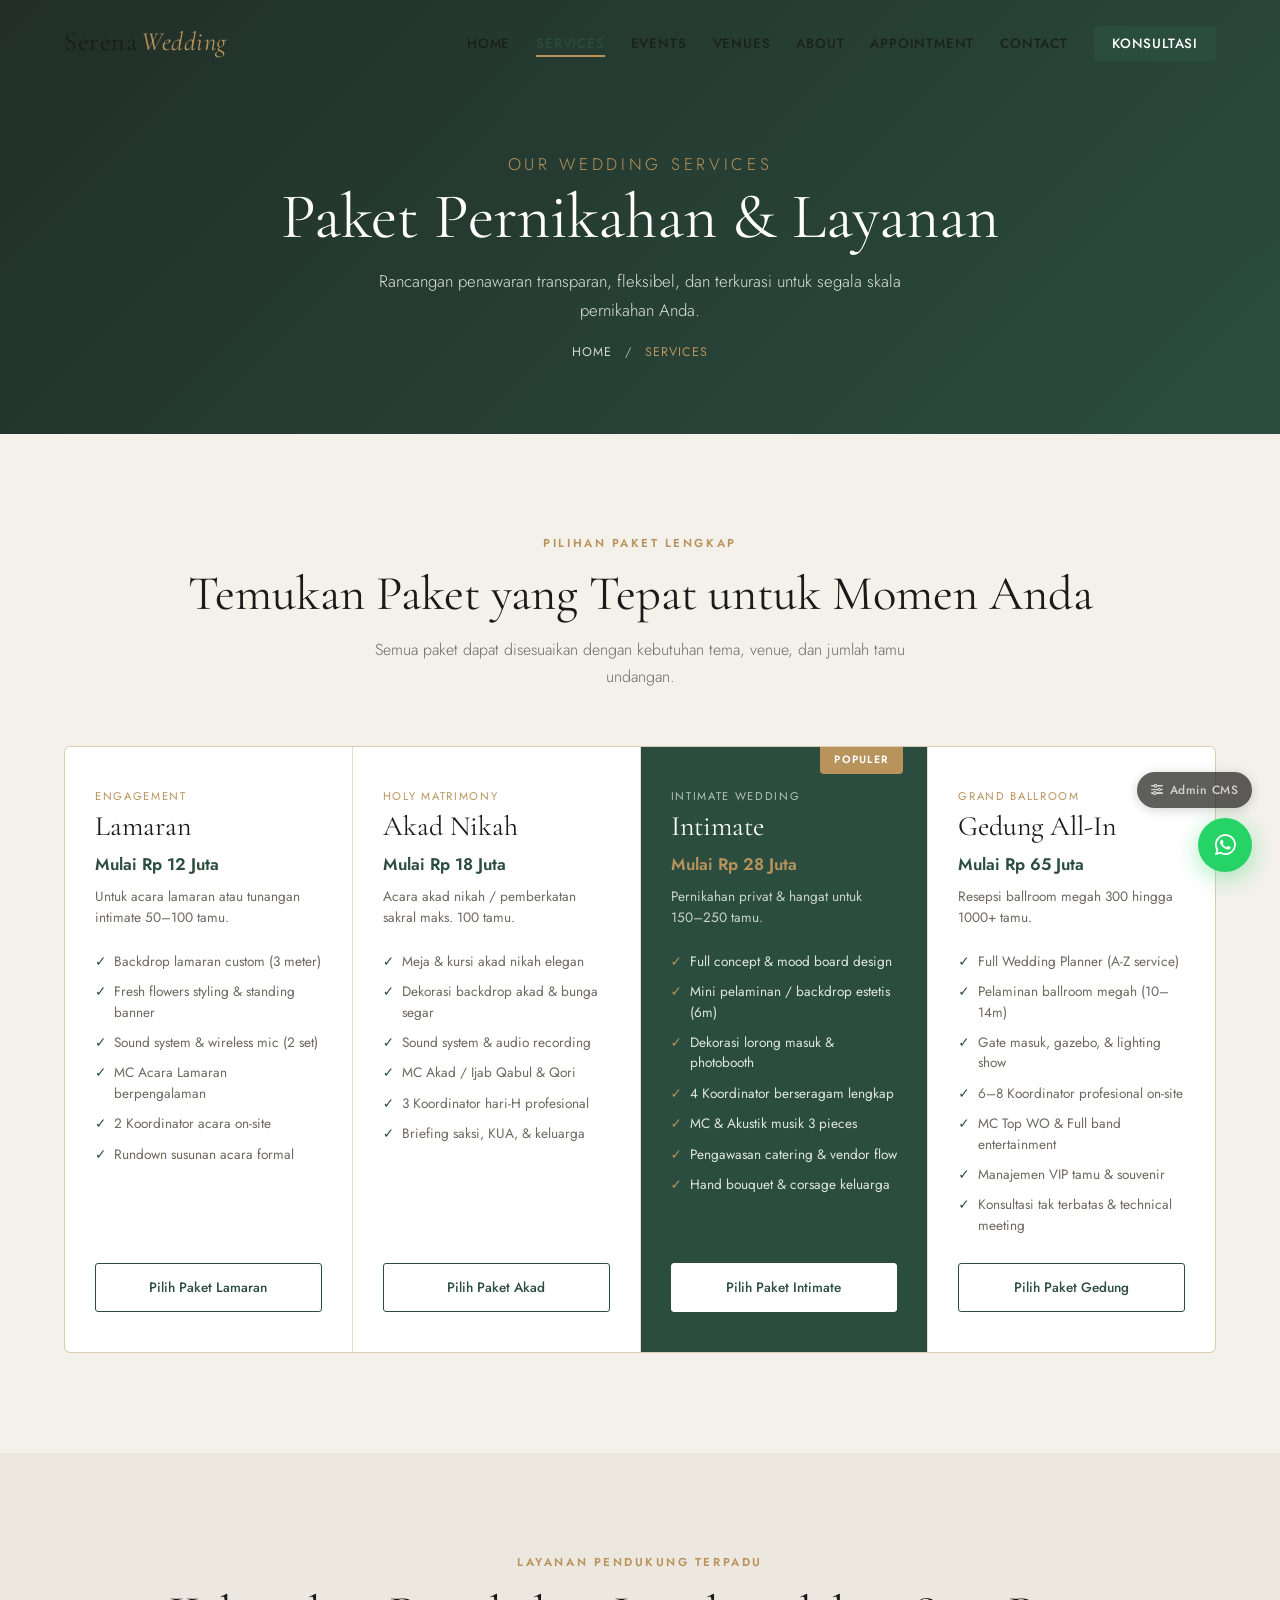
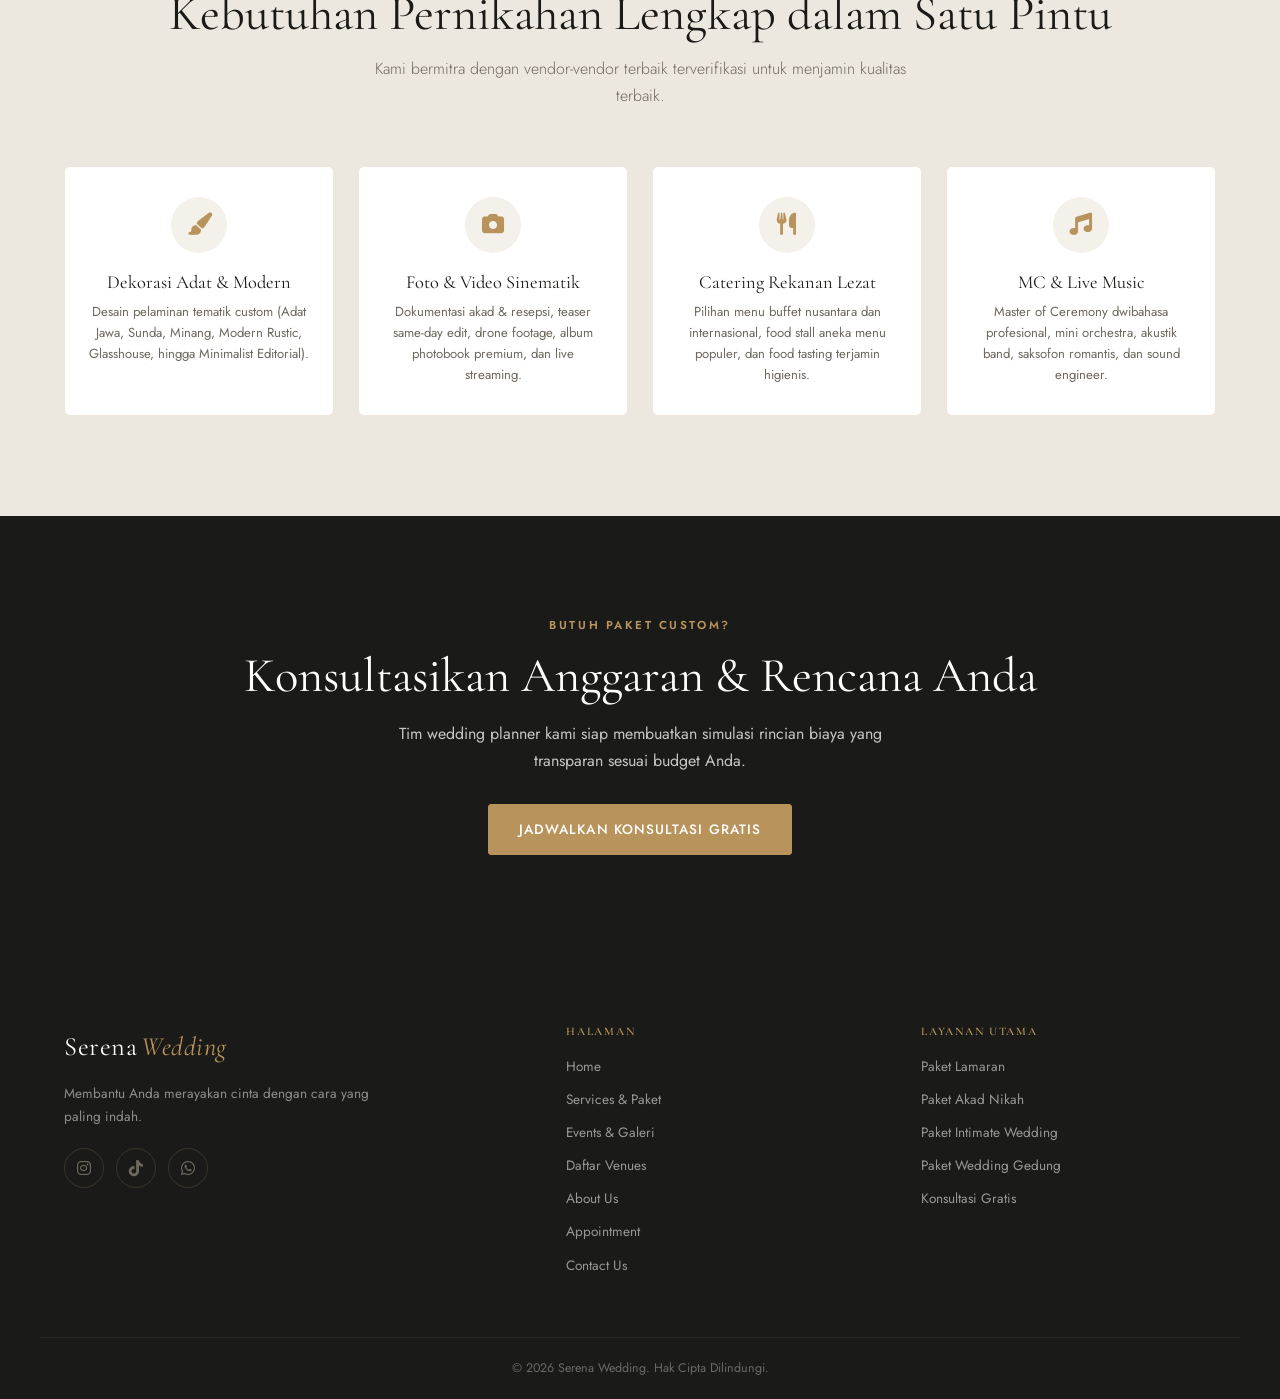
<file: services.html>
<!DOCTYPE html>
<html lang="id">
<head>
  <meta charset="UTF-8"/>
  <meta name="viewport" content="width=device-width, initial-scale=1.0"/>
  <title>Paket & Layanan Pernikahan | Serena Wedding</title>
  <meta name="description" content="Pilihan paket pernikahan lengkap dari Serena Wedding: Paket Lamaran, Akad Nikah, Intimate Wedding, dan Resepsi Gedung All-In di Jakarta & Bekasi."/>
  
  <link rel="preconnect" href="https://fonts.googleapis.com"/>
  <link rel="preconnect" href="https://fonts.gstatic.com" crossorigin/>
  <link href="https://fonts.googleapis.com/css2?family=Cormorant+Garamond:ital,wght@0,300;0,400;0,500;1,300;1,400;1,500&family=Jost:wght@300;400;500;600&display=swap" rel="stylesheet"/>
  <link rel="stylesheet" href="https://cdnjs.cloudflare.com/ajax/libs/font-awesome/6.4.0/css/all.min.css"/>
  <link rel="stylesheet" href="style.css"/>
</head>
<body>

<!-- NAVBAR -->
<nav class="nav" id="mainNav">
  <div class="container nav__inner">
    <a href="index.html" class="nav__brand" id="cms-brand-name">Serena <em>Wedding</em></a>
    <ul class="nav__links" id="navLinks">
      <li><a href="index.html">Home</a></li>
      <li><a href="services.html" class="active">Services</a></li>
      <li><a href="events.html">Events</a></li>
      <li><a href="venues.html">Venues</a></li>
      <li><a href="about.html">About</a></li>
      <li><a href="appointment.html">Appointment</a></li>
      <li><a href="contact.html">Contact</a></li>
      <li><a href="appointment.html" class="nav__cta">Konsultasi</a></li>
    </ul>
    <button class="nav__hamburger" id="hamburger" aria-label="Menu"><span></span><span></span><span></span></button>
  </div>
</nav>

<!-- SUBHERO -->
<header class="subhero">
  <div class="container">
    <p class="eyebrow">Our Wedding Services</p>
    <h1>Paket Pernikahan & Layanan</h1>
    <p>Rancangan penawaran transparan, fleksibel, dan terkurasi untuk segala skala pernikahan Anda.</p>
    <div class="breadcrumbs">
      <a href="index.html">Home</a> &nbsp;/&nbsp; <span>Services</span>
    </div>
  </div>
</header>

<!-- PACKAGES SECTION -->
<section class="section">
  <div class="container">
    <div class="section-hd reveal">
      <p class="eyebrow">Pilihan Paket Lengkap</p>
      <h2>Temukan Paket yang Tepat untuk Momen Anda</h2>
      <p class="section-sub">Semua paket dapat disesuaikan dengan kebutuhan tema, venue, dan jumlah tamu undangan.</p>
    </div>

    <div class="pkg-grid pkg-grid--4">
      <!-- Paket Lamaran -->
      <div class="pkg reveal" id="lamaran">
        <p class="pkg__label">Engagement</p>
        <h3 class="pkg__name" style="font-size:1.75rem">Lamaran</h3>
        <p class="pkg__price">Mulai Rp 12 Juta</p>
        <p class="pkg__desc">Untuk acara lamaran atau tunangan intimate 50–100 tamu.</p>
        <ul class="pkg__list">
          <li>Backdrop lamaran custom (3 meter)</li>
          <li>Fresh flowers styling & standing banner</li>
          <li>Sound system & wireless mic (2 set)</li>
          <li>MC Acara Lamaran berpengalaman</li>
          <li>2 Koordinator acara on-site</li>
          <li>Rundown susunan acara formal</li>
        </ul>
        <a href="appointment.html?paket=Lamaran" class="pkg__btn">Pilih Paket Lamaran</a>
      </div>

      <!-- Paket Akad Nikah -->
      <div class="pkg reveal" id="akad">
        <p class="pkg__label">Holy Matrimony</p>
        <h3 class="pkg__name" style="font-size:1.75rem">Akad Nikah</h3>
        <p class="pkg__price">Mulai Rp 18 Juta</p>
        <p class="pkg__desc">Acara akad nikah / pemberkatan sakral maks. 100 tamu.</p>
        <ul class="pkg__list">
          <li>Meja & kursi akad nikah elegan</li>
          <li>Dekorasi backdrop akad & bunga segar</li>
          <li>Sound system & audio recording</li>
          <li>MC Akad / Ijab Qabul & Qori</li>
          <li>3 Koordinator hari-H profesional</li>
          <li>Briefing saksi, KUA, & keluarga</li>
        </ul>
        <a href="appointment.html?paket=AkadNikah" class="pkg__btn">Pilih Paket Akad</a>
      </div>

      <!-- Paket Intimate (Featured) -->
      <div class="pkg pkg--featured reveal" id="intimate">
        <div class="pkg__ribbon">Populer</div>
        <p class="pkg__label">Intimate Wedding</p>
        <h3 class="pkg__name" style="font-size:1.75rem">Intimate</h3>
        <p class="pkg__price">Mulai Rp 28 Juta</p>
        <p class="pkg__desc">Pernikahan privat & hangat untuk 150–250 tamu.</p>
        <ul class="pkg__list">
          <li>Full concept & mood board design</li>
          <li>Mini pelaminan / backdrop estetis (6m)</li>
          <li>Dekorasi lorong masuk & photobooth</li>
          <li>4 Koordinator berseragam lengkap</li>
          <li>MC & Akustik musik 3 pieces</li>
          <li>Pengawasan catering & vendor flow</li>
          <li>Hand bouquet & corsage keluarga</li>
        </ul>
        <a href="appointment.html?paket=IntimateWedding" class="pkg__btn pkg__btn--white">Pilih Paket Intimate</a>
      </div>

      <!-- Paket Gedung All-In -->
      <div class="pkg reveal" id="gedung">
        <p class="pkg__label">Grand Ballroom</p>
        <h3 class="pkg__name" style="font-size:1.75rem">Gedung All-In</h3>
        <p class="pkg__price">Mulai Rp 65 Juta</p>
        <p class="pkg__desc">Resepsi ballroom megah 300 hingga 1000+ tamu.</p>
        <ul class="pkg__list">
          <li>Full Wedding Planner (A-Z service)</li>
          <li>Pelaminan ballroom megah (10–14m)</li>
          <li>Gate masuk, gazebo, & lighting show</li>
          <li>6–8 Koordinator profesional on-site</li>
          <li>MC Top WO & Full band entertainment</li>
          <li>Manajemen VIP tamu & souvenir</li>
          <li>Konsultasi tak terbatas & technical meeting</li>
        </ul>
        <a href="appointment.html?paket=GedungAllIn" class="pkg__btn">Pilih Paket Gedung</a>
      </div>
    </div>
  </div>
</section>

<!-- ADD-ONS / SPECIALIZED SERVICES -->
<section class="section section--alt">
  <div class="container">
    <div class="section-hd reveal">
      <p class="eyebrow">Layanan Pendukung Terpadu</p>
      <h2>Kebutuhan Pernikahan Lengkap dalam Satu Pintu</h2>
      <p class="section-sub">Kami bermitra dengan vendor-vendor terbaik terverifikasi untuk menjamin kualitas terbaik.</p>
    </div>

    <div class="values-grid">
      <div class="value-card reveal">
        <div class="value-card__icon"><i class="fas fa-paint-brush"></i></div>
        <h4>Dekorasi Adat & Modern</h4>
        <p>Desain pelaminan tematik custom (Adat Jawa, Sunda, Minang, Modern Rustic, Glasshouse, hingga Minimalist Editorial).</p>
      </div>

      <div class="value-card reveal">
        <div class="value-card__icon"><i class="fas fa-camera"></i></div>
        <h4>Foto & Video Sinematik</h4>
        <p>Dokumentasi akad & resepsi, teaser same-day edit, drone footage, album photobook premium, dan live streaming.</p>
      </div>

      <div class="value-card reveal">
        <div class="value-card__icon"><i class="fas fa-utensils"></i></div>
        <h4>Catering Rekanan Lezat</h4>
        <p>Pilihan menu buffet nusantara dan internasional, food stall aneka menu populer, dan food tasting terjamin higienis.</p>
      </div>

      <div class="value-card reveal">
        <div class="value-card__icon"><i class="fas fa-music"></i></div>
        <h4>MC & Live Music</h4>
        <p>Master of Ceremony dwibahasa profesional, mini orchestra, akustik band, saksofon romantis, dan sound engineer.</p>
      </div>
    </div>
  </div>
</section>

<!-- CTA SECTION -->
<section class="section section--dark" style="text-align:center">
  <div class="container reveal">
    <p class="eyebrow" style="color:var(--c-gold)">Butuh Paket Custom?</p>
    <h2 style="color:#fff;margin-bottom:14px">Konsultasikan Anggaran & Rencana Anda</h2>
    <p style="color:rgba(255,255,255,0.75);max-width:540px;margin:0 auto 30px">Tim wedding planner kami siap membuatkan simulasi rincian biaya yang transparan sesuai budget Anda.</p>
    <a href="appointment.html" class="btn btn--gold">Jadwalkan Konsultasi Gratis</a>
  </div>
</section>

<!-- FOOTER -->
<footer class="footer">
  <div class="container footer__inner">
    <div class="footer__brand">
      <a href="index.html" class="nav__brand" id="cms-footer-brand">Serena <em>Wedding</em></a>
      <p id="cms-footer-tagline">Membantu Anda merayakan cinta dengan cara yang paling indah, terorganisir, dan berkesan seumur hidup.</p>
      <div class="socials" style="margin-top:20px">
        <a href="#" id="cms-ig" aria-label="Instagram"><i class="fab fa-instagram"></i></a>
        <a href="#" id="cms-tiktok" aria-label="TikTok"><i class="fab fa-tiktok"></i></a>
        <a href="https://wa.me/6285694061768" target="_blank" aria-label="WhatsApp"><i class="fab fa-whatsapp"></i></a>
      </div>
    </div>
    <div class="footer__cols">
      <h5>Halaman</h5>
      <a href="index.html">Home</a>
      <a href="services.html">Services & Paket</a>
      <a href="events.html">Events & Galeri</a>
      <a href="venues.html">Daftar Venues</a>
      <a href="about.html">About Us</a>
      <a href="appointment.html">Appointment</a>
      <a href="contact.html">Contact Us</a>
    </div>
    <div class="footer__cols">
      <h5>Layanan Utama</h5>
      <a href="services.html#lamaran">Paket Lamaran</a>
      <a href="services.html#akad">Paket Akad Nikah</a>
      <a href="services.html#intimate">Paket Intimate Wedding</a>
      <a href="services.html#gedung">Paket Wedding Gedung</a>
      <a href="appointment.html">Konsultasi Gratis</a>
    </div>
  </div>
  <div class="footer__bottom">
    <p id="cms-copyright">&copy; 2026 Serena Wedding. Hak Cipta Dilindungi.</p>
  </div>
</footer>

<a href="https://wa.me/6285694061768?text=Halo%20Serena%20Wedding%2C%20saya%20ingin%20tanya%20mengenai%20paket%20layanan." id="cms-wa-float" class="wa-float" target="_blank" aria-label="WhatsApp"><i class="fab fa-whatsapp"></i></a>
<a href="admin/login.html" id="adminBtn" class="admin-btn" title="CMS Admin Panel"><i class="fas fa-sliders-h"></i><span>Admin CMS</span></a>

<script src="cms.js"></script>
<script src="script.js"></script>
</body>
</html>
</file>
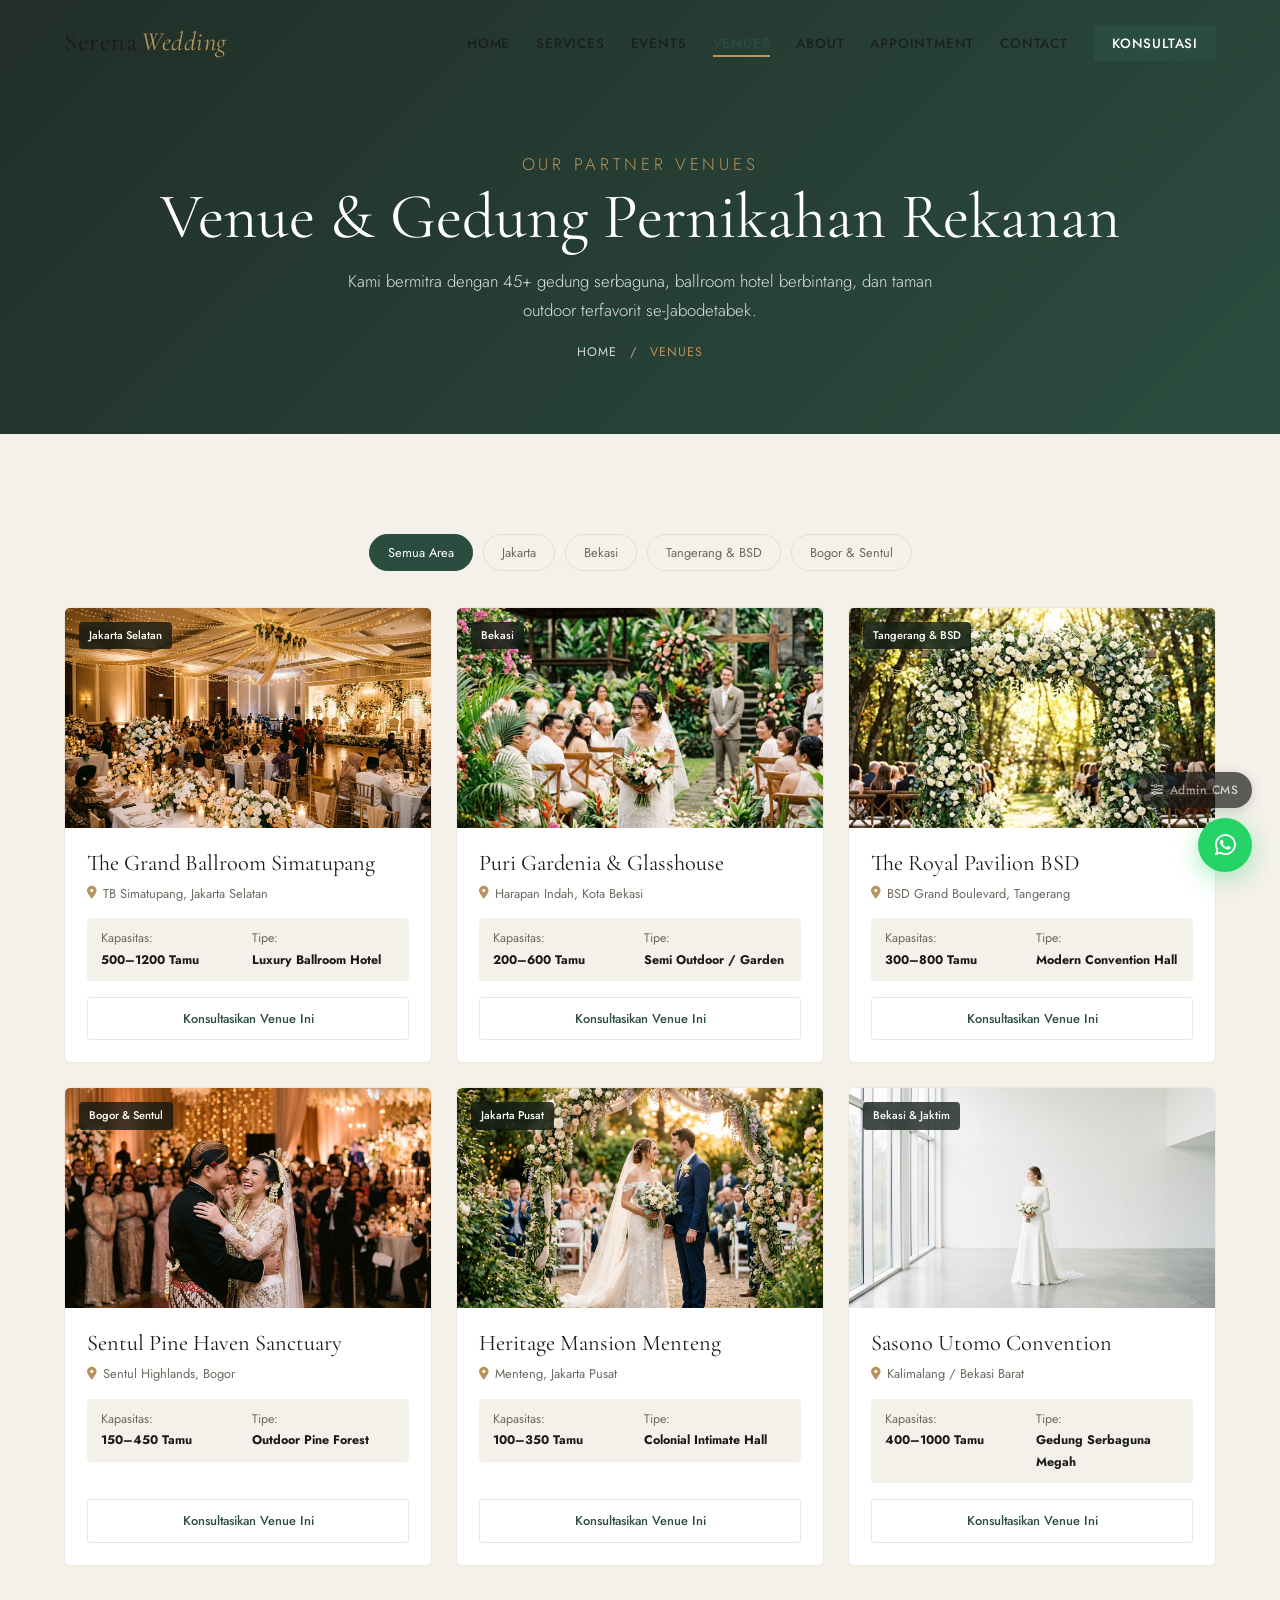
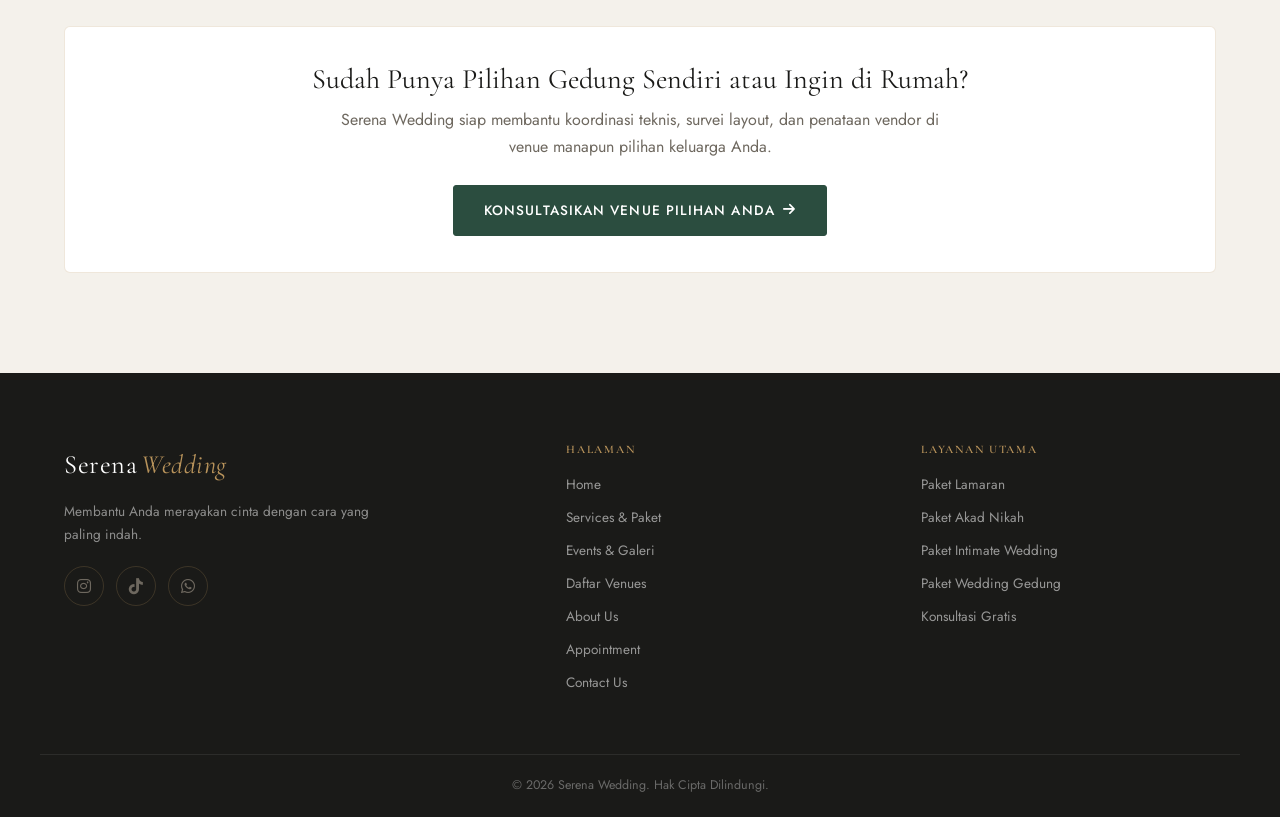
<file: venues.html>
<!DOCTYPE html>
<html lang="id">
<head>
  <meta charset="UTF-8"/>
  <meta name="viewport" content="width=device-width, initial-scale=1.0"/>
  <title>Venue & Gedung Rekanan Pernikahan | Serena Wedding</title>
  <meta name="description" content="Temukan gedung pernikahan, hotel ballroom, dan tempat outdoor terbaik di Jakarta, Bekasi, Tangerang, dan Bogor bersama Serena Wedding."/>
  
  <link rel="preconnect" href="https://fonts.googleapis.com"/>
  <link rel="preconnect" href="https://fonts.gstatic.com" crossorigin/>
  <link href="https://fonts.googleapis.com/css2?family=Cormorant+Garamond:ital,wght@0,300;0,400;0,500;1,300;1,400;1,500&family=Jost:wght@300;400;500;600&display=swap" rel="stylesheet"/>
  <link rel="stylesheet" href="https://cdnjs.cloudflare.com/ajax/libs/font-awesome/6.4.0/css/all.min.css"/>
  <link rel="stylesheet" href="style.css"/>
</head>
<body>

<!-- NAVBAR -->
<nav class="nav" id="mainNav">
  <div class="container nav__inner">
    <a href="index.html" class="nav__brand" id="cms-brand-name">Serena <em>Wedding</em></a>
    <ul class="nav__links" id="navLinks">
      <li><a href="index.html">Home</a></li>
      <li><a href="services.html">Services</a></li>
      <li><a href="events.html">Events</a></li>
      <li><a href="venues.html" class="active">Venues</a></li>
      <li><a href="about.html">About</a></li>
      <li><a href="appointment.html">Appointment</a></li>
      <li><a href="contact.html">Contact</a></li>
      <li><a href="appointment.html" class="nav__cta">Konsultasi</a></li>
    </ul>
    <button class="nav__hamburger" id="hamburger" aria-label="Menu"><span></span><span></span><span></span></button>
  </div>
</nav>

<!-- SUBHERO -->
<header class="subhero">
  <div class="container">
    <p class="eyebrow">Our Partner Venues</p>
    <h1>Venue & Gedung Pernikahan Rekanan</h1>
    <p>Kami bermitra dengan 45+ gedung serbaguna, ballroom hotel berbintang, dan taman outdoor terfavorit se-Jabodetabek.</p>
    <div class="breadcrumbs">
      <a href="index.html">Home</a> &nbsp;/&nbsp; <span>Venues</span>
    </div>
  </div>
</header>

<!-- VENUES DIRECTORY WITH FILTERS -->
<section class="section">
  <div class="container">
    <div class="venue-filters reveal">
      <button class="filter-btn active" data-filter="all">Semua Area</button>
      <button class="filter-btn" data-filter="jakarta">Jakarta</button>
      <button class="filter-btn" data-filter="bekasi">Bekasi</button>
      <button class="filter-btn" data-filter="tangerang">Tangerang & BSD</button>
      <button class="filter-btn" data-filter="bogor">Bogor & Sentul</button>
    </div>

    <div class="venue-grid" id="venueGrid">
      <!-- Venue 1 -->
      <div class="venue-card reveal" data-area="jakarta">
        <div class="venue-card__img">
          <img src="Assets/portfolio_1.jpg" alt="The Grand Ballroom Jakarta" loading="lazy"/>
          <span class="venue-badge">Jakarta Selatan</span>
        </div>
        <div class="venue-card__body">
          <h3 class="venue-card__title">The Grand Ballroom Simatupang</h3>
          <p class="venue-card__loc"><i class="fas fa-map-marker-alt"></i> TB Simatupang, Jakarta Selatan</p>
          <div class="venue-specs">
            <div><span>Kapasitas:</span><strong>500–1200 Tamu</strong></div>
            <div><span>Tipe:</span><strong>Luxury Ballroom Hotel</strong></div>
          </div>
          <a href="appointment.html?venue=GrandBallroomSimatupang" class="venue-card__btn">Konsultasikan Venue Ini</a>
        </div>
      </div>

      <!-- Venue 2 -->
      <div class="venue-card reveal" data-area="bekasi">
        <div class="venue-card__img">
          <img src="Assets/portfolio_2.jpg" alt="Puri Garden Glasshouse" loading="lazy"/>
          <span class="venue-badge">Bekasi</span>
        </div>
        <div class="venue-card__body">
          <h3 class="venue-card__title">Puri Gardenia & Glasshouse</h3>
          <p class="venue-card__loc"><i class="fas fa-map-marker-alt"></i> Harapan Indah, Kota Bekasi</p>
          <div class="venue-specs">
            <div><span>Kapasitas:</span><strong>200–600 Tamu</strong></div>
            <div><span>Tipe:</span><strong>Semi Outdoor / Garden</strong></div>
          </div>
          <a href="appointment.html?venue=PuriGardeniaBekasi" class="venue-card__btn">Konsultasikan Venue Ini</a>
        </div>
      </div>

      <!-- Venue 3 -->
      <div class="venue-card reveal" data-area="tangerang">
        <div class="venue-card__img">
          <img src="Assets/portfolio_4.jpg" alt="Royal Pavilion BSD" loading="lazy"/>
          <span class="venue-badge">Tangerang & BSD</span>
        </div>
        <div class="venue-card__body">
          <h3 class="venue-card__title">The Royal Pavilion BSD</h3>
          <p class="venue-card__loc"><i class="fas fa-map-marker-alt"></i> BSD Grand Boulevard, Tangerang</p>
          <div class="venue-specs">
            <div><span>Kapasitas:</span><strong>300–800 Tamu</strong></div>
            <div><span>Tipe:</span><strong>Modern Convention Hall</strong></div>
          </div>
          <a href="appointment.html?venue=RoyalPavilionBSD" class="venue-card__btn">Konsultasikan Venue Ini</a>
        </div>
      </div>

      <!-- Venue 4 -->
      <div class="venue-card reveal" data-area="bogor">
        <div class="venue-card__img">
          <img src="Assets/portfolio_3.jpg" alt="Sentul Pine Sanctuary" loading="lazy"/>
          <span class="venue-badge">Bogor & Sentul</span>
        </div>
        <div class="venue-card__body">
          <h3 class="venue-card__title">Sentul Pine Haven Sanctuary</h3>
          <p class="venue-card__loc"><i class="fas fa-map-marker-alt"></i> Sentul Highlands, Bogor</p>
          <div class="venue-specs">
            <div><span>Kapasitas:</span><strong>150–450 Tamu</strong></div>
            <div><span>Tipe:</span><strong>Outdoor Pine Forest</strong></div>
          </div>
          <a href="appointment.html?venue=SentulPineHaven" class="venue-card__btn">Konsultasikan Venue Ini</a>
        </div>
      </div>

      <!-- Venue 5 -->
      <div class="venue-card reveal" data-area="jakarta">
        <div class="venue-card__img">
          <img src="Assets/hero_wedding.jpg" alt="Heritage Mansion Menteng" loading="lazy"/>
          <span class="venue-badge">Jakarta Pusat</span>
        </div>
        <div class="venue-card__body">
          <h3 class="venue-card__title">Heritage Mansion Menteng</h3>
          <p class="venue-card__loc"><i class="fas fa-map-marker-alt"></i> Menteng, Jakarta Pusat</p>
          <div class="venue-specs">
            <div><span>Kapasitas:</span><strong>100–350 Tamu</strong></div>
            <div><span>Tipe:</span><strong>Colonial Intimate Hall</strong></div>
          </div>
          <a href="appointment.html?venue=HeritageMenteng" class="venue-card__btn">Konsultasikan Venue Ini</a>
        </div>
      </div>

      <!-- Venue 6 -->
      <div class="venue-card reveal" data-area="bekasi">
        <div class="venue-card__img">
          <img src="Assets/hero_main.jpg" alt="Sasono Mulyo Convention" loading="lazy"/>
          <span class="venue-badge">Bekasi & Jaktim</span>
        </div>
        <div class="venue-card__body">
          <h3 class="venue-card__title">Sasono Utomo Convention</h3>
          <p class="venue-card__loc"><i class="fas fa-map-marker-alt"></i> Kalimalang / Bekasi Barat</p>
          <div class="venue-specs">
            <div><span>Kapasitas:</span><strong>400–1000 Tamu</strong></div>
            <div><span>Tipe:</span><strong>Gedung Serbaguna Megah</strong></div>
          </div>
          <a href="appointment.html?venue=SasonoUtomo" class="venue-card__btn">Konsultasikan Venue Ini</a>
        </div>
      </div>
    </div>

    <!-- CUSTOM VENUE BOX -->
    <div style="margin-top:60px;background:var(--c-surface);border:1px solid var(--c-border);border-radius:var(--r-md);padding:36px;text-align:center" class="reveal">
      <h3 style="margin-bottom:10px">Sudah Punya Pilihan Gedung Sendiri atau Ingin di Rumah?</h3>
      <p style="color:var(--c-muted);max-width:600px;margin:0 auto 24px">Serena Wedding siap membantu koordinasi teknis, survei layout, dan penataan vendor di venue manapun pilihan keluarga Anda.</p>
      <a href="appointment.html" class="btn btn--primary">Konsultasikan Venue Pilihan Anda <i class="fas fa-arrow-right"></i></a>
    </div>
  </div>
</section>

<!-- FOOTER -->
<footer class="footer">
  <div class="container footer__inner">
    <div class="footer__brand">
      <a href="index.html" class="nav__brand" id="cms-footer-brand">Serena <em>Wedding</em></a>
      <p id="cms-footer-tagline">Membantu Anda merayakan cinta dengan cara yang paling indah, terorganisir, dan berkesan seumur hidup.</p>
      <div class="socials" style="margin-top:20px">
        <a href="#" id="cms-ig" aria-label="Instagram"><i class="fab fa-instagram"></i></a>
        <a href="#" id="cms-tiktok" aria-label="TikTok"><i class="fab fa-tiktok"></i></a>
        <a href="https://wa.me/6285694061768" target="_blank" aria-label="WhatsApp"><i class="fab fa-whatsapp"></i></a>
      </div>
    </div>
    <div class="footer__cols">
      <h5>Halaman</h5>
      <a href="index.html">Home</a>
      <a href="services.html">Services & Paket</a>
      <a href="events.html">Events & Galeri</a>
      <a href="venues.html">Daftar Venues</a>
      <a href="about.html">About Us</a>
      <a href="appointment.html">Appointment</a>
      <a href="contact.html">Contact Us</a>
    </div>
    <div class="footer__cols">
      <h5>Layanan Utama</h5>
      <a href="services.html#lamaran">Paket Lamaran</a>
      <a href="services.html#akad">Paket Akad Nikah</a>
      <a href="services.html#intimate">Paket Intimate Wedding</a>
      <a href="services.html#gedung">Paket Wedding Gedung</a>
      <a href="appointment.html">Konsultasi Gratis</a>
    </div>
  </div>
  <div class="footer__bottom">
    <p id="cms-copyright">&copy; 2026 Serena Wedding. Hak Cipta Dilindungi.</p>
  </div>
</footer>

<a href="https://wa.me/6285694061768?text=Halo%20Serena%20Wedding%2C%20saya%20ingin%20tanya%20mengenai%20rekanan%20venue." id="cms-wa-float" class="wa-float" target="_blank" aria-label="WhatsApp"><i class="fab fa-whatsapp"></i></a>
<a href="admin/login.html" id="adminBtn" class="admin-btn" title="CMS Admin Panel"><i class="fas fa-sliders-h"></i><span>Admin CMS</span></a>

<script src="cms.js"></script>
<script src="script.js"></script>
<script>
// Filter interaction
document.querySelectorAll('.filter-btn').forEach(btn => {
  btn.addEventListener('click', function(){
    document.querySelectorAll('.filter-btn').forEach(b => b.classList.remove('active'));
    this.classList.add('active');
    const f = this.dataset.filter;
    document.querySelectorAll('.venue-card').forEach(card => {
      if(f === 'all' || card.dataset.area === f){
        card.style.display = 'flex';
      } else {
        card.style.display = 'none';
      }
    });
  });
});
</script>
</body>
</html>
</file>
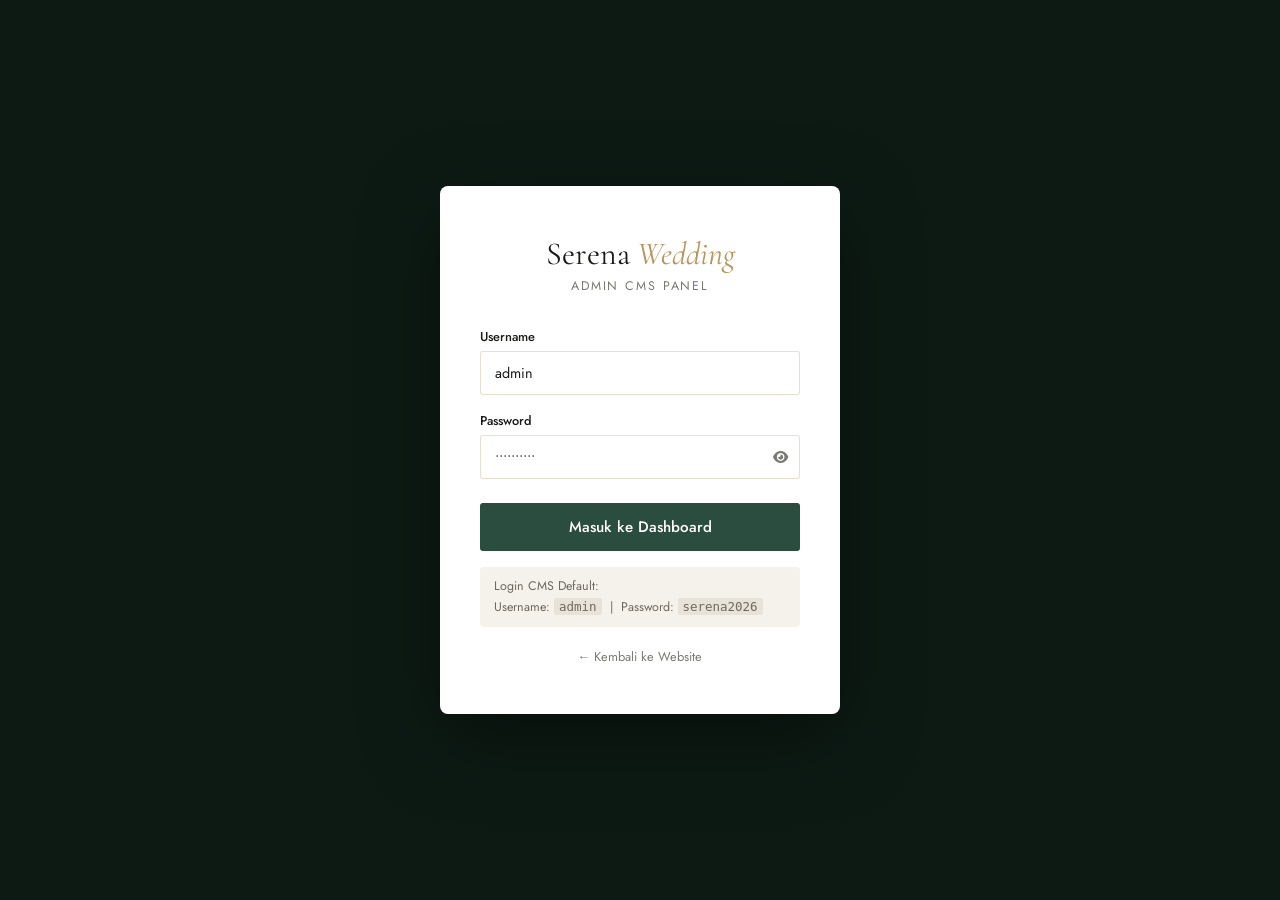
<file: admin/dashboard.html>
<!DOCTYPE html>
<html lang="id">
<head>
  <meta charset="UTF-8"/><meta name="viewport" content="width=device-width,initial-scale=1"/>
  <title>CMS Dashboard — Serena Wedding</title>
  <link href="https://fonts.googleapis.com/css2?family=Cormorant+Garamond:ital,wght@0,300;0,400;1,400&family=Jost:wght@300;400;500;600&display=swap" rel="stylesheet"/>
  <link rel="stylesheet" href="https://cdnjs.cloudflare.com/ajax/libs/font-awesome/6.4.0/css/all.min.css"/>
  <style>
    *,*::before,*::after{box-sizing:border-box;margin:0;padding:0}
    :root{--bg:#f4f1eb;--surface:#fff;--ink:#1A1A18;--muted:#7A7A74;--accent:#2B4D3F;--gold:#B8935B;--border:rgba(184,147,91,.2);--danger:#c0392b;--success:#27ae60}
    body{font-family:'Jost',sans-serif;background:var(--bg);color:var(--ink);min-height:100vh;display:flex}

    /* SIDEBAR */
    .sidebar{width:240px;background:var(--accent);min-height:100vh;display:flex;flex-direction:column;flex-shrink:0;position:sticky;top:0;height:100vh}
    .sidebar__brand{padding:28px 20px;border-bottom:1px solid rgba(255,255,255,.12)}
    .sidebar__brand h1{font-family:'Cormorant Garamond',serif;font-size:1.25rem;color:#fff;font-weight:400}
    .sidebar__brand h1 em{font-style:italic;color:var(--gold)}
    .sidebar__brand small{font-size:.68rem;letter-spacing:.12em;color:rgba(255,255,255,.5);text-transform:uppercase;display:block;margin-top:2px}
    .sidebar__nav{flex:1;padding:16px 0;overflow-y:auto}
    .sidebar__nav a{display:flex;align-items:center;gap:12px;padding:11px 20px;color:rgba(255,255,255,.7);font-size:.85rem;font-weight:400;text-decoration:none;transition:all .25s;border-left:3px solid transparent}
    .sidebar__nav a:hover,.sidebar__nav a.active{color:#fff;background:rgba(255,255,255,.08);border-left-color:var(--gold)}
    .sidebar__nav a i{width:16px;text-align:center;font-size:.9rem}
    .sidebar__nav .nav-group{font-size:.65rem;letter-spacing:.15em;text-transform:uppercase;color:rgba(255,255,255,.35);padding:16px 20px 6px;margin-top:8px}
    .sidebar__foot{padding:16px 20px;border-top:1px solid rgba(255,255,255,.1)}
    .sidebar__foot a{display:flex;align-items:center;gap:8px;color:rgba(255,255,255,.5);font-size:.8rem;text-decoration:none}
    .sidebar__foot a:hover{color:#fff}

    /* MAIN */
    .main{flex:1;display:flex;flex-direction:column;min-width:0;height:100vh;overflow:hidden}
    .topbar{background:var(--surface);border-bottom:1px solid var(--border);padding:14px 28px;display:flex;align-items:center;justify-content:space-between;position:sticky;top:0;z-index:100}
    .topbar h2{font-family:'Jost',sans-serif;font-size:1.05rem;font-weight:600;color:var(--ink)}
    .topbar-actions{display:flex;gap:10px;align-items:center}
    .btn{display:inline-flex;align-items:center;gap:6px;padding:9px 18px;border-radius:3px;font-family:'Jost',sans-serif;font-size:.82rem;font-weight:500;cursor:pointer;border:none;transition:all .25s;text-decoration:none}
    .btn-save{background:var(--accent);color:#fff}
    .btn-save:hover{background:#1d3d31}
    .btn-reset{background:transparent;border:1px solid var(--border);color:var(--muted)}
    .btn-reset:hover{border-color:var(--danger);color:var(--danger)}
    .btn-site{background:#fff;border:1px solid var(--border);color:var(--ink)}
    .btn-site:hover{border-color:var(--accent);color:var(--accent)}
    .btn-logout{background:transparent;color:rgba(255,255,255,.55);font-size:.78rem;cursor:pointer;border:none;font-family:'Jost',sans-serif;display:flex;align-items:center;gap:6px}
    .btn-logout:hover{color:#fff}
    .content{flex:1;padding:28px;overflow-y:auto}

    /* TOAST */
    .toast{position:fixed;bottom:28px;right:28px;background:var(--success);color:#fff;padding:14px 24px;border-radius:4px;font-size:.875rem;z-index:9999;transform:translateY(80px);opacity:0;transition:all .35s;pointer-events:none;box-shadow:0 8px 24px rgba(0,0,0,.2)}
    .toast.show{transform:none;opacity:1}
    .toast.error{background:var(--danger)}

    /* SECTION PANELS */
    .panel{background:var(--surface);border:1px solid var(--border);border-radius:6px;margin-bottom:20px;overflow:hidden}
    .panel__head{padding:16px 20px;border-bottom:1px solid var(--border);display:flex;align-items:center;justify-content:space-between;cursor:pointer;user-select:none}
    .panel__head h3{font-size:.9rem;font-weight:600;color:var(--ink);display:flex;align-items:center;gap:8px}
    .panel__head h3 i{color:var(--gold);font-size:.8rem}
    .panel__body{padding:20px}
    .grid-2{display:grid;grid-template-columns:1fr 1fr;gap:16px}
    .grid-3{display:grid;grid-template-columns:1fr 1fr 1fr;gap:16px}
    .field{display:flex;flex-direction:column;gap:4px;margin-bottom:14px}
    .field label{font-size:.75rem;font-weight:500;color:var(--muted);letter-spacing:.04em;text-transform:uppercase}
    .field input,.field select,.field textarea{border:1px solid var(--border);border-radius:3px;padding:9px 12px;font-family:'Jost',sans-serif;font-size:.875rem;color:var(--ink);outline:none;background:var(--bg);transition:border-color .25s,box-shadow .25s;width:100%}
    .field input:focus,.field select:focus,.field textarea:focus{border-color:var(--accent);box-shadow:0 0 0 3px rgba(43,77,63,.07);background:#fff}
    .field textarea{resize:vertical;min-height:80px}
    .field-hint{font-size:.72rem;color:var(--muted);margin-top:3px}

    /* IMAGE UPLOAD */
    .img-upload{display:flex;align-items:center;gap:12px}
    .img-preview{width:72px;height:56px;border-radius:4px;object-fit:cover;border:1px solid var(--border);flex-shrink:0;background:#eee}
    .img-upload-actions{display:flex;flex-direction:column;gap:6px;flex:1}
    .btn-upload{display:inline-flex;align-items:center;gap:6px;background:var(--bg);border:1px solid var(--border);padding:6px 12px;border-radius:3px;font-size:.78rem;font-weight:500;cursor:pointer;color:var(--ink);transition:all .25s;width:fit-content}
    .btn-upload:hover{border-color:var(--accent);color:var(--accent)}
    .img-url-input{font-size:.78rem!important;padding:6px 10px!important}

    /* COLOR PICKERS */
    .color-wrap{display:flex;align-items:center;gap:10px}
    .color-wrap input[type=color]{width:40px;height:36px;border:1px solid var(--border);border-radius:3px;cursor:pointer;padding:2px}
    .color-hex{font-size:.82rem;font-family:monospace;width:90px}

    /* TABS (for packages) */
    .tabs{display:flex;gap:4px;margin-bottom:16px;border-bottom:1px solid var(--border)}
    .tab{padding:8px 16px;font-size:.82rem;font-weight:500;cursor:pointer;color:var(--muted);border-bottom:2px solid transparent;margin-bottom:-1px;transition:all .25s}
    .tab.active{color:var(--accent);border-bottom-color:var(--accent)}
    .tab-pane{display:none}
    .tab-pane.active{display:block}

    /* STATS */
    .stats-bar{display:grid;grid-template-columns:repeat(4,1fr);gap:16px;margin-bottom:24px}
    .stat-card{background:var(--surface);border:1px solid var(--border);border-radius:6px;padding:20px;text-align:center}
    .stat-card span{display:block;font-family:'Cormorant Garamond',serif;font-size:2rem;color:var(--accent)}
    .stat-card p{font-size:.75rem;color:var(--muted);margin-top:4px}

    /* QUICK LINKS */
    .quick-links{display:flex;gap:10px;flex-wrap:wrap;margin-bottom:24px}
    .ql{display:inline-flex;align-items:center;gap:6px;padding:9px 16px;border:1px solid var(--border);border-radius:3px;font-size:.82rem;color:var(--muted);text-decoration:none;background:var(--surface);transition:all .25s}
    .ql:hover{border-color:var(--accent);color:var(--accent)}
  </style>
</head>
<body>

<!-- SIDEBAR -->
<aside class="sidebar">
  <div class="sidebar__brand">
    <h1>Serena <em>Wedding</em></h1>
    <small>CMS Dashboard</small>
  </div>
  <nav class="sidebar__nav" id="sideNav">
    <a href="#" class="active" data-panel="dashboard"><i class="fas fa-th-large"></i> Dashboard</a>
    <div class="nav-group">Konten</div>
    <a href="#" data-panel="seo"><i class="fas fa-search"></i> SEO & Meta</a>
    <a href="#" data-panel="colors"><i class="fas fa-palette"></i> Warna & Brand</a>
    <a href="#" data-panel="hero"><i class="fas fa-image"></i> Hero Section</a>
    <a href="#" data-panel="video"><i class="fas fa-video"></i> Video / Showreel</a>
    <a href="#" data-panel="about"><i class="fas fa-heart"></i> Tentang Kami</a>
    <a href="#" data-panel="packages"><i class="fas fa-box"></i> Paket Layanan</a>
    <a href="#" data-panel="proses"><i class="fas fa-list-ol"></i> Alur Kerja</a>
    <a href="#" data-panel="portfolio"><i class="fas fa-images"></i> Portofolio</a>
    <a href="#" data-panel="testimoni"><i class="fas fa-star"></i> Testimoni</a>
    <a href="#" data-panel="faq"><i class="fas fa-question-circle"></i> FAQ</a>
    <a href="#" data-panel="kontak"><i class="fas fa-phone"></i> Kontak</a>
    <a href="#" data-panel="footer"><i class="fas fa-align-center"></i> Footer</a>
  </nav>
  <div class="sidebar__foot">
    <button class="btn-logout" id="logoutBtn"><i class="fas fa-sign-out-alt"></i> Logout</button>
  </div>
</aside>

<!-- MAIN -->
<div class="main">
  <div class="topbar">
    <h2 id="topbarTitle">Dashboard</h2>
    <div class="topbar-actions">
      <button class="btn btn-reset" id="btnReset"><i class="fas fa-undo"></i> Reset Default</button>
      <button class="btn btn-save" id="btnSave"><i class="fas fa-save"></i> Simpan & Terapkan</button>
      <a href="../index.html" target="_blank" class="btn btn-site"><i class="fas fa-external-link-alt"></i> Lihat Website</a>
    </div>
  </div>

  <div class="content" id="mainContent">

    <!-- DASHBOARD HOME -->
    <div id="pane-dashboard">
      <div class="stats-bar">
        <div class="stat-card"><span>10</span><p>Sections Aktif</p></div>
        <div class="stat-card"><span>4</span><p>Foto Portfolio</p></div>
        <div class="stat-card"><span>3</span><p>Paket Layanan</p></div>
        <div class="stat-card"><span>4</span><p>Testimoni</p></div>
      </div>
      <div class="quick-links">
        <a class="ql" href="#" data-panel="seo"><i class="fas fa-search"></i> Edit SEO</a>
        <a class="ql" href="#" data-panel="colors"><i class="fas fa-palette"></i> Ganti Warna</a>
        <a class="ql" href="#" data-panel="hero"><i class="fas fa-image"></i> Ganti Foto Hero</a>
        <a class="ql" href="#" data-panel="video"><i class="fas fa-video"></i> Ganti Video</a>
        <a class="ql" href="#" data-panel="packages"><i class="fas fa-box"></i> Edit Paket</a>
        <a class="ql" href="#" data-panel="portfolio"><i class="fas fa-images"></i> Update Portfolio</a>
        <a class="ql" href="#" data-panel="testimoni"><i class="fas fa-star"></i> Edit Testimoni</a>
        <a class="ql" href="#" data-panel="kontak"><i class="fas fa-phone"></i> Edit Kontak</a>
        <a class="ql" href="../index.html" target="_blank"><i class="fas fa-eye"></i> Preview Website</a>
      </div>
      <div class="panel">
        <div class="panel__head"><h3><i class="fas fa-info-circle"></i> Panduan Penggunaan</h3></div>
        <div class="panel__body">
          <p style="font-size:.875rem;color:var(--muted);line-height:1.8">
            1. Klik menu di sidebar kiri untuk mengedit section yang diinginkan.<br/>
            2. Untuk gambar, Anda bisa memasukkan link URL gambar atau upload langsung (gambar akan dioptimalkan otomatis).<br/>
            3. Untuk video, masukkan link YouTube biasa atau embed (misal: https://www.youtube.com/watch?v=...).<br/>
            4. Klik <strong>Simpan & Terapkan</strong> di pojok kanan atas — perubahan langsung aktif secara instan di website!<br/>
            5. Klik <strong>Lihat Website</strong> untuk melihat hasil perubahannya.<br/>
            <br/>
            <strong>Cadangan Data:</strong> Gunakan tombol Export di bawah untuk backup data CMS Anda.
          </p>
          <div style="margin-top:16px;display:flex;gap:10px">
            <button class="btn btn-save" id="btnExport"><i class="fas fa-download"></i> Export Data (JSON)</button>
            <label class="btn btn-reset" style="cursor:pointer"><i class="fas fa-upload"></i> Import Data (JSON)<input type="file" accept=".json" id="importFile" style="display:none"/></label>
          </div>
        </div>
      </div>
    </div>

    <!-- SEO -->
    <div id="pane-seo" style="display:none">
      <div class="panel"><div class="panel__head"><h3><i class="fas fa-search"></i> SEO & Meta Tags</h3></div>
      <div class="panel__body">
        <div class="field"><label>Page Title (Tab browser & Google)</label><input type="text" id="seo-title"/><small class="field-hint">Maks. 60 karakter untuk SEO optimal</small></div>
        <div class="field"><label>Meta Description</label><textarea id="seo-desc" rows="3"></textarea><small class="field-hint">Maks. 160 karakter. Ini yang muncul di hasil pencarian Google.</small></div>
        <div class="grid-2">
          <div class="field"><label>OG Title (Social Media Share)</label><input type="text" id="seo-og-title"/></div>
          <div class="field"><label>OG Description</label><input type="text" id="seo-og-desc"/></div>
        </div>
        <div class="field"><label>OG Image URL (thumbnail saat link dibagikan di WA/Sosmed)</label><input type="text" id="seo-og-image" placeholder="Assets/hero_main.jpg atau URL"/></div>
      </div></div>
    </div>

    <!-- COLORS & BRAND -->
    <div id="pane-colors" style="display:none">
      <div class="panel"><div class="panel__head"><h3><i class="fas fa-palette"></i> Warna & Brand</h3></div>
      <div class="panel__body">
        <div class="grid-2">
          <div class="field"><label>Warna Aksen Utama (tombol CTA, tema)</label>
            <div class="color-wrap">
              <input type="color" id="color-accent"/>
              <input type="text" class="color-hex" id="color-accent-hex" placeholder="#2B4D3F"/>
            </div>
          </div>
          <div class="field"><label>Warna Gold (aksen teks, rating, dekorasi)</label>
            <div class="color-wrap">
              <input type="color" id="color-gold"/>
              <input type="text" class="color-hex" id="color-gold-hex" placeholder="#B8935B"/>
            </div>
          </div>
        </div>
        <hr style="border:none;border-top:1px solid var(--border);margin:16px 0"/>
        <div class="field"><label>Nama Brand (gunakan &lt;em&gt; untuk tulisan miring)</label><input type="text" id="brand-name" placeholder="Serena &lt;em&gt;Wedding&lt;/em&gt;"/></div>
      </div></div>
    </div>

    <!-- HERO -->
    <div id="pane-hero" style="display:none">
      <div class="panel"><div class="panel__head"><h3><i class="fas fa-image"></i> Hero Section</h3></div>
      <div class="panel__body">
        <div class="field"><label>Foto Banner Utama (Hero)</label>
          <div class="img-upload">
            <img class="img-preview" id="prev-hero-img" src="../Assets/hero_main.jpg" alt="preview"/>
            <div class="img-upload-actions">
              <label class="btn-upload"><i class="fas fa-upload"></i> Upload Foto<input type="file" accept="image/*" id="upload-hero-img" style="display:none"/></label>
              <input type="text" class="img-url-input" id="hero-img" placeholder="Assets/hero_main.jpg atau URL gambar"/>
            </div>
          </div>
        </div>
        <div class="field"><label>Eyebrow (teks kecil di atas judul)</label><input type="text" id="hero-eyebrow"/></div>
        <div class="field"><label>Judul Hero (gunakan &lt;br/&gt; untuk baris baru, &lt;em&gt; untuk teks miring)</label><textarea id="hero-title" rows="3"></textarea></div>
        <div class="field"><label>Sub-judul</label><textarea id="hero-sub" rows="2"></textarea></div>
        <div class="grid-3">
          <div class="field"><label>Stat 1 Angka</label><input type="text" id="stat1-num"/></div>
          <div class="field"><label>Stat 1 Label</label><input type="text" id="stat1-lbl"/></div>
          <div></div>
          <div class="field"><label>Stat 2 Angka</label><input type="text" id="stat2-num"/></div>
          <div class="field"><label>Stat 2 Label</label><input type="text" id="stat2-lbl"/></div>
          <div></div>
          <div class="field"><label>Stat 3 Angka</label><input type="text" id="stat3-num"/></div>
          <div class="field"><label>Stat 3 Label</label><input type="text" id="stat3-lbl"/></div>
        </div>
      </div></div>
    </div>

    <!-- VIDEO -->
    <div id="pane-video" style="display:none">
      <div class="panel"><div class="panel__head"><h3><i class="fas fa-video"></i> Video / Showreel</h3></div>
      <div class="panel__body">
        <div class="field"><label>Link Video YouTube / Vimeo</label><input type="text" id="video-url" placeholder="https://www.youtube.com/watch?v=... atau https://youtu.be/..."/><small class="field-hint">Mendukung link YouTube biasa, YouTube short/embed, maupun Vimeo.</small></div>
        <div class="field"><label>Judul Video Section</label><textarea id="video-title" rows="2"></textarea></div>
      </div></div>
    </div>

    <!-- ABOUT -->
    <div id="pane-about" style="display:none">
      <div class="panel"><div class="panel__head"><h3><i class="fas fa-heart"></i> Tentang Kami</h3></div>
      <div class="panel__body">
        <div class="field"><label>Eyebrow</label><input type="text" id="about-eyebrow"/></div>
        <div class="field"><label>Judul (gunakan &lt;br/&gt; untuk baris baru)</label><textarea id="about-title" rows="2"></textarea></div>
        <div class="field"><label>Paragraf 1</label><textarea id="about-body1" rows="3"></textarea></div>
        <div class="field"><label>Paragraf 2</label><textarea id="about-body2" rows="3"></textarea></div>
        <div class="field"><label>Pull Quote</label><textarea id="about-quote" rows="2"></textarea></div>
        <div class="field"><label>Foto Tentang Kami</label>
          <div class="img-upload">
            <img class="img-preview" id="prev-about-img" src="../Assets/portfolio_3.jpg" alt="preview"/>
            <div class="img-upload-actions">
              <label class="btn-upload"><i class="fas fa-upload"></i> Upload Foto<input type="file" accept="image/*" id="upload-about-img" style="display:none"/></label>
              <input type="text" class="img-url-input" id="about-img" placeholder="Assets/portfolio_3.jpg atau URL"/>
            </div>
          </div>
        </div>
        <div class="grid-2">
          <div class="field"><label>Badge Angka</label><input type="text" id="about-badgenum"/></div>
          <div class="field"><label>Badge Label</label><input type="text" id="about-badgelbl"/></div>
        </div>
      </div></div>
    </div>

    <!-- PACKAGES -->
    <div id="pane-packages" style="display:none">
      <div class="panel"><div class="panel__head"><h3><i class="fas fa-box"></i> Paket Layanan</h3></div>
      <div class="panel__body">
        <div class="grid-2">
          <div class="field"><label>Judul Section</label><textarea id="pkg-title" rows="2"></textarea></div>
          <div class="field"><label>Sub Section</label><textarea id="pkg-sub" rows="2"></textarea></div>
        </div>
        <div class="tabs">
          <div class="tab active" data-tab="pkg1">Paket 1 (Intimate)</div>
          <div class="tab" data-tab="pkg2">Paket 2 (Signature - Populer)</div>
          <div class="tab" data-tab="pkg3">Paket 3 (Grand)</div>
        </div>
        <div class="tab-pane active" id="tab-pkg1">
          <div class="grid-2"><div class="field"><label>Nama Paket</label><input type="text" id="pkg1-name"/></div><div class="field"><label>Harga</label><input type="text" id="pkg1-price"/></div></div>
          <div class="field"><label>Deskripsi Singkat</label><textarea id="pkg1-desc" rows="2"></textarea></div>
          <div class="field"><label>Daftar Layanan (1 baris = 1 poin centang)</label><textarea id="pkg1-list" rows="6"></textarea></div>
        </div>
        <div class="tab-pane" id="tab-pkg2">
          <div class="grid-2"><div class="field"><label>Nama Paket</label><input type="text" id="pkg2-name"/></div><div class="field"><label>Harga</label><input type="text" id="pkg2-price"/></div></div>
          <div class="field"><label>Deskripsi Singkat</label><textarea id="pkg2-desc" rows="2"></textarea></div>
          <div class="field"><label>Daftar Layanan (1 baris = 1 poin centang)</label><textarea id="pkg2-list" rows="6"></textarea></div>
        </div>
        <div class="tab-pane" id="tab-pkg3">
          <div class="grid-2"><div class="field"><label>Nama Paket</label><input type="text" id="pkg3-name"/></div><div class="field"><label>Harga</label><input type="text" id="pkg3-price"/></div></div>
          <div class="field"><label>Deskripsi Singkat</label><textarea id="pkg3-desc" rows="2"></textarea></div>
          <div class="field"><label>Daftar Layanan (1 baris = 1 poin centang)</label><textarea id="pkg3-list" rows="6"></textarea></div>
        </div>
      </div></div>
    </div>

    <!-- PROSES -->
    <div id="pane-proses" style="display:none">
      <div class="panel"><div class="panel__head"><h3><i class="fas fa-list-ol"></i> Alur Kerja (5 Langkah)</h3></div>
      <div class="panel__body">
        <div class="field" style="margin-bottom:20px"><label>Judul Section</label><textarea id="proses-title" rows="2"></textarea></div>
        <div id="proses-steps"></div>
      </div></div>
    </div>

    <!-- PORTFOLIO -->
    <div id="pane-portfolio" style="display:none">
      <div class="panel"><div class="panel__head"><h3><i class="fas fa-images"></i> Portofolio Foto</h3></div>
      <div class="panel__body">
        <div class="field" style="margin-bottom:20px"><label>Judul Section</label><textarea id="porto-title" rows="2"></textarea></div>
        <div id="porto-items" style="display:grid;grid-template-columns:1fr 1fr;gap:16px"></div>
      </div></div>
    </div>

    <!-- TESTIMONI -->
    <div id="pane-testimoni" style="display:none">
      <div class="panel"><div class="panel__head"><h3><i class="fas fa-star"></i> Testimoni Klien (Foto & Video)</h3></div>
      <div class="panel__body">
        <div class="field" style="margin-bottom:20px"><label>Judul Section</label><textarea id="testi-title" rows="2"></textarea></div>
        <div id="testi-items" style="display:grid;grid-template-columns:1fr 1fr;gap:16px"></div>
      </div></div>
    </div>

    <!-- FAQ -->
    <div id="pane-faq" style="display:none">
      <div class="panel"><div class="panel__head"><h3><i class="fas fa-question-circle"></i> FAQ (Tanya Jawab)</h3></div>
      <div class="panel__body">
        <div id="faq-items"></div>
      </div></div>
    </div>

    <!-- KONTAK -->
    <div id="pane-kontak" style="display:none">
      <div class="panel"><div class="panel__head"><h3><i class="fas fa-phone"></i> Kontak & Booking</h3></div>
      <div class="panel__body">
        <div class="grid-2">
          <div class="field"><label>Judul Section</label><textarea id="kontak-title" rows="2"></textarea></div>
          <div class="field"><label>Sub Section</label><textarea id="kontak-sub" rows="2"></textarea></div>
          <div class="field"><label>Nomor WhatsApp (format: 628xxx)</label><input type="text" id="kontak-wa-num" placeholder="6285694061768"/></div>
          <div class="field"><label>Tampilan Nomor WA</label><input type="text" id="kontak-wa-display" placeholder="0856-9406-1768"/></div>
          <div class="field"><label>Alamat Studio</label><input type="text" id="kontak-alamat"/></div>
          <div class="field"><label>Jam Operasional</label><input type="text" id="kontak-jam"/></div>
          <div class="field"><label>Email</label><input type="email" id="kontak-email"/></div>
          <div class="field"><label>Link Instagram</label><input type="text" id="kontak-ig"/></div>
          <div class="field"><label>Link TikTok</label><input type="text" id="kontak-tiktok"/></div>
        </div>
      </div></div>
    </div>

    <!-- FOOTER -->
    <div id="pane-footer" style="display:none">
      <div class="panel"><div class="panel__head"><h3><i class="fas fa-align-center"></i> Footer</h3></div>
      <div class="panel__body">
        <div class="field"><label>Tagline Footer</label><input type="text" id="footer-tagline"/></div>
        <div class="field"><label>Copyright Text</label><input type="text" id="footer-copyright"/></div>
      </div></div>
    </div>

  </div><!-- /content -->
</div><!-- /main -->

<div class="toast" id="toast">✅ Perubahan berhasil disimpan!</div>

<script>
// ── AUTH CHECK ──
const isAuth = sessionStorage.getItem('cms_auth') === '1' || localStorage.getItem('cms_auth') === '1';
if(!isAuth) {
  window.location.href = 'login.html';
}

// ── CONSTANTS ──
const KEY = 'serena_cms_data';

const DEFAULTS = {
  colors: { accent: '#2B4D3F', gold: '#B8935B' },
  seo: {
    title: 'Serena Wedding | Wedding Organizer Profesional Jakarta',
    desc: 'Wedding organizer berpengalaman dengan sentuhan personal. Rancang hari bahagia Anda bersama Serena Wedding.',
    ogTitle: 'Serena Wedding | Wedding Organizer Profesional',
    ogDesc: 'Wedding organizer berpengalaman dengan sentuhan personal.',
    ogImage: 'Assets/hero_main.jpg'
  },
  brand: { name: 'Serena <em>Wedding</em>' },
  hero: {
    img: 'Assets/hero_main.jpg',
    eyebrow: 'Wedding Organizer · Jakarta',
    title: 'Hari yang paling<br/><em>Anda impikan,</em><br/>kami wujudkan.',
    sub: 'Setiap detail pernikahan Anda kami rancang dengan penuh perhatian — dari dekorasi pertama hingga tamu terakhir pulang dengan senyum.',
    stat1num: '320+', stat1lbl: 'Acara',
    stat2num: '8 Thn', stat2lbl: 'Pengalaman',
    stat3num: '4.9★', stat3lbl: 'Rating'
  },
  video: {
    url: 'https://www.youtube.com/embed/dQw4w9WgXcQ',
    title: 'Lihat bagaimana kami<br/>menciptakan keajaiban'
  },
  about: {
    eyebrow: 'Tentang Kami',
    title: 'Bukan sekadar vendor —<br/>kami teman perjalanan Anda.',
    body1: 'Serena Wedding lahir dari keyakinan bahwa setiap pernikahan adalah kisah unik yang tak bisa diulang. Sejak 2016, kami mendampingi ratusan pasangan mewujudkan impian mereka.',
    body2: 'Kami percaya keajaiban sebuah hari-H terletak pada detail kecil yang dirasakan, bukan sekadar dilihat.',
    quote: '"Pernikahan yang sempurna bukan yang bebas hambatan — tapi yang dinikmati sepenuh hati."',
    img: 'Assets/portfolio_3.jpg',
    badgeNum: '320+',
    badgeLbl: 'Pasangan Bahagia'
  },
  packages: {
    eyebrow: 'Layanan & Paket',
    title: 'Pilih paket yang sesuai<br/>dengan impian Anda',
    sub: 'Semua harga bersifat estimasi dan akan disesuaikan saat konsultasi.',
    pkg1: {
      name: 'Intimate',
      price: 'Mulai Rp 25 juta',
      desc: 'Untuk pernikahan privat yang hangat, maks. 150 tamu.',
      list: 'Konsultasi & perencanaan konsep\nKoordinasi hari-H (8 jam)\nDekorasi sederhana & floral\nKoordinasi vendor\nRundown & briefing tim'
    },
    pkg2: {
      name: 'Signature',
      price: 'Mulai Rp 55 juta',
      desc: 'Pernikahan berkesan untuk 150–400 tamu.',
      list: 'Konsultasi & konsep penuh\nKoordinasi hari-H (12 jam)\nDekorasi custom & floral\nKoordinasi semua vendor\nMC profesional & entertainment\nCoordinator on-site (3 orang)\nSouvenir & stationery'
    },
    pkg3: {
      name: 'Grand',
      price: 'Kustom / Hubungi Kami',
      desc: 'Pernikahan mewah 400+ tamu atau multi-hari.',
      list: 'Full planning (venue s/d hari-H)\nKonsep eksklusif & desain custom\nDekorasi premium & lighting\nManajemen vendor lengkap\nLive music & entertainment\nTim 5+ koordinator\nLayanan luar kota & destinasi'
    }
  },
  proses: {
    title: 'Dari impian menjadi<br/>kenangan nyata',
    p1: { title: 'Konsultasi', desc: 'Kami mendengarkan impian, budget, dan preferensi Anda secara mendalam.' },
    p2: { title: 'Konsep & Perencanaan', desc: 'Tim kami merancang konsep, mood board visual, dan estimasi anggaran transparan.' },
    p3: { title: 'Persiapan', desc: 'Koordinasi vendor, survei lokasi bersama, fitting dekorasi, dan gladi bersih.' },
    p4: { title: 'Hari-H', desc: 'Tim kami hadir dari setup pertama hingga tamu terakhir pulang bahagia.' },
    p5: { title: 'Pasca Acara', desc: 'Laporan dokumentasi lengkap, koordinasi pengembalian properti, dan follow-up.' }
  },
  portfolio: {
    title: 'Kisah-kisah yang<br/>kami bantu tulis',
    p1: { img: 'Assets/portfolio_1.jpg', label: 'Resepsi Mewah · Jakarta' },
    p2: { img: 'Assets/portfolio_2.jpg', label: 'Outdoor Garden · Bali' },
    p3: { img: 'Assets/portfolio_3.jpg', label: 'Adat Jawa · Yogyakarta' },
    p4: { img: 'Assets/portfolio_4.jpg', label: 'Boho Ceremony · Bandung' }
  },
  testimoni: {
    title: 'Kata mereka tentang<br/>hari istimewa mereka',
    t1: { quote: 'Kami nggak perlu khawatir apapun di hari-H. Tim Serena benar-benar hadir untuk kami — bahkan hal-hal kecil pun mereka perhatikan.', name: 'Rizky & Amelia', pkg: 'Paket Signature · Maret 2025', photo: '', video: '' },
    t2: { quote: 'Dekorasinya jauh melewati ekspektasi kami. Setiap sudut terasa personal dan hangat, bukan template.', name: 'Dimas & Nadia', pkg: 'Paket Grand · November 2024', photo: '', video: '' },
    t3: { quote: 'Paket Intimate tapi hasilnya benar-benar mewah. Tim Serena sangat kreatif dan membantu kami tanpa henti.', name: 'Farhan & Sari', pkg: 'Paket Intimate · Agustus 2025', photo: '', video: '' },
    t4: { quote: 'Komunikasinya luar biasa responsif dari awal sampai akhir. Proses persiapan 6 bulan terasa ringan karena mereka pegang kemudi.', name: 'Aldi & Putri', pkg: 'Paket Signature · Januari 2025', photo: '', video: '' }
  },
  faq: {
    faq1: { q: 'Berapa lama sebaiknya booking sebelum hari-H?', a: 'Kami menyarankan minimal 6–12 bulan sebelum tanggal pernikahan untuk Signature dan Grand. Paket Intimate minimal 3–4 bulan.' },
    faq2: { q: 'Apakah paket bisa dikustomisasi?', a: 'Tentu! Semua paket bersifat fleksibel. Kami bisa menambahkan atau mengurangi layanan sesuai budget Anda.' },
    faq3: { q: 'Berapa DP untuk booking?', a: 'DP awal 30% dari total paket. Pelunasan bertahap: 50% saat H-3 bulan, sisanya H-7 sebelum acara.' },
    faq4: { q: 'Apakah melayani acara di luar kota?', a: 'Ya! Kami melayani seluruh Indonesia termasuk destinasi wedding Bali, Yogyakarta, Lombok, dan kota lainnya.' },
    faq5: { q: 'Bagaimana jika vendor pilihan sudah booked?', a: 'Kami memiliki jaringan vendor terpercaya yang luas dan akan menyiapkan alternatif berkualitas setara.' }
  },
  kontak: {
    title: 'Mari mulai perjalanan<br/>indah ini bersama',
    sub: 'Isi form di bawah atau langsung hubungi kami via WhatsApp.',
    waNum: '6285694061768',
    waDisplay: '0856-9406-1768',
    alamat: 'Jl. [Nama Jalan], Jakarta Selatan',
    jam: 'Senin–Sabtu, 09.00–18.00 WIB',
    email: 'hello@serenawedding.id',
    ig: '#',
    tiktok: '#'
  },
  footer: {
    brand: 'Serena <em>Wedding</em>',
    tagline: 'Membantu Anda merayakan cinta dengan cara yang paling indah.',
    copyright: '© 2026 Serena Wedding. Hak Cipta Dilindungi.'
  }
};

function deepMerge(target, source){
  if(!source || typeof source !== 'object') return target;
  const out = Object.assign({}, target);
  for(const k in source){
    if(source[k] !== undefined && source[k] !== null){
      if(typeof source[k] === 'object' && !Array.isArray(source[k])){
        out[k] = deepMerge(target[k] || {}, source[k]);
      } else {
        out[k] = source[k];
      }
    }
  }
  return out;
}

function getData(){
  try{
    const saved = JSON.parse(localStorage.getItem(KEY) || '{}');
    return deepMerge(DEFAULTS, saved);
  }catch(e){
    return JSON.parse(JSON.stringify(DEFAULTS));
  }
}

function val(id, fallback = ''){
  const el = document.getElementById(id);
  return el ? el.value : fallback;
}

function setVal(id, v){
  const el = document.getElementById(id);
  if(el) el.value = (v !== undefined && v !== null) ? v : '';
}

function fixImgPath(src){
  if(!src) return '';
  if(src.startsWith('data:') || src.startsWith('http://') || src.startsWith('https://') || src.startsWith('/')){
    return src;
  }
  return '../' + src;
}

function showToast(msg = '✅ Disimpan!', isError = false){
  const t = document.getElementById('toast');
  t.textContent = msg;
  t.classList.toggle('error', isError);
  t.classList.add('show');
  setTimeout(() => t.classList.remove('show'), 3500);
}

// ── DYNAMIC BUILDERS ──
function buildProses(d){
  const wrap = document.getElementById('proses-steps');
  if(!wrap) return;
  wrap.innerHTML = ['p1','p2','p3','p4','p5'].map((p, i) => {
    const item = (d.proses && d.proses[p]) ? d.proses[p] : { title: '', desc: '' };
    return `
    <div class="panel" style="margin-bottom:12px">
      <div class="panel__head" style="background:#f9f7f2;cursor:default"><h3><i class="fas fa-circle" style="font-size:.5rem;color:var(--gold)"></i> Tahap ${i+1}</h3></div>
      <div class="panel__body">
        <div class="grid-2">
          <div class="field"><label>Judul Tahap</label><input type="text" id="p${i+1}-title" value="${item.title || ''}"/></div>
          <div class="field"><label>Deskripsi</label><input type="text" id="p${i+1}-desc" value="${item.desc || ''}"/></div>
        </div>
      </div>
    </div>`;
  }).join('');
}

function buildPortfolio(d){
  const wrap = document.getElementById('porto-items');
  if(!wrap) return;
  wrap.innerHTML = [1,2,3,4].map(i => {
    const item = (d.portfolio && d.portfolio['p'+i]) ? d.portfolio['p'+i] : { img: '', label: '' };
    return `
    <div class="panel">
      <div class="panel__head" style="background:#f9f7f2;cursor:default"><h3><i class="fas fa-image" style="font-size:.8rem;color:var(--gold)"></i> Foto ${i}</h3></div>
      <div class="panel__body">
        <div class="img-upload" style="margin-bottom:10px">
          <img class="img-preview" id="prev-porto${i}-img" src="${fixImgPath(item.img)}" onerror="this.src=''" alt="preview"/>
          <div class="img-upload-actions">
            <label class="btn-upload"><i class="fas fa-upload"></i> Upload<input type="file" accept="image/*" id="upload-porto${i}-img" style="display:none"/></label>
            <input type="text" class="img-url-input" id="porto${i}-img" value="${item.img || ''}" placeholder="Assets/... atau URL"/>
          </div>
        </div>
        <div class="field"><label>Label Foto</label><input type="text" id="porto${i}-label" value="${item.label || ''}"/></div>
      </div>
    </div>`;
  }).join('');

  [1,2,3,4].forEach(i => {
    const fileInp = document.getElementById(`upload-porto${i}-img`);
    const txtInp  = document.getElementById(`porto${i}-img`);
    if(fileInp){
      fileInp.addEventListener('change', function(){ handleImgUpload(this, `porto${i}-img`, `prev-porto${i}-img`); });
    }
    if(txtInp){
      txtInp.addEventListener('input', function(){
        const prev = document.getElementById(`prev-porto${i}-img`);
        if(prev) prev.src = fixImgPath(this.value);
      });
    }
  });
}

function buildTestimoni(d){
  const wrap = document.getElementById('testi-items');
  if(!wrap) return;
  wrap.innerHTML = ['t1','t2','t3','t4'].map((t, i) => {
    const item = (d.testimoni && d.testimoni[t]) ? d.testimoni[t] : { quote: '', name: '', pkg: '', photo: '', video: '' };
    const hasPhoto = !!item.photo;
    return `
    <div class="panel">
      <div class="panel__head" style="background:#f9f7f2;cursor:default"><h3><i class="fas fa-star" style="font-size:.8rem;color:var(--gold)"></i> Testimoni ${i+1}</h3></div>
      <div class="panel__body">
        <div class="field"><label>Kutipan Testimoni</label><textarea id="${t}-quote" rows="3">${item.quote || ''}</textarea></div>
        <div class="grid-2">
          <div class="field"><label>Nama Pasangan</label><input type="text" id="${t}-name" value="${item.name || ''}"/></div>
          <div class="field"><label>Paket & Tanggal</label><input type="text" id="${t}-pkg" value="${item.pkg || ''}"/></div>
        </div>
        <div class="field"><label>Foto Klien (Opsional)</label>
          <div class="img-upload">
            <img class="img-preview" id="prev-${t}-photo" src="${item.photo || ''}" onerror="this.style.display='none'" style="${hasPhoto ? '' : 'display:none'}" alt=""/>
            <div class="img-upload-actions">
              <label class="btn-upload"><i class="fas fa-upload"></i> Upload Foto<input type="file" accept="image/*" id="upload-${t}-photo" style="display:none"/></label>
              <input type="text" class="img-url-input" id="${t}-photo" value="${item.photo || ''}" placeholder="URL foto atau upload"/>
            </div>
          </div>
        </div>
        <div class="field"><label>Link Video Testimoni (Opsional)</label>
          <input type="text" id="${t}-video" value="${item.video || ''}" placeholder="https://www.youtube.com/watch?v=..."/>
          <small class="field-hint">Kosongkan jika tidak ada video pada kartu testimoni ini.</small>
        </div>
      </div>
    </div>`;
  }).join('');

  ['t1','t2','t3','t4'].forEach(t => {
    const fileInp = document.getElementById(`upload-${t}-photo`);
    const txtInp  = document.getElementById(`${t}-photo`);
    if(fileInp){
      fileInp.addEventListener('change', function(){
        handleImgUpload(this, `${t}-photo`, `prev-${t}-photo`);
        const p = document.getElementById(`prev-${t}-photo`);
        if(p) p.style.display = 'block';
      });
    }
    if(txtInp){
      txtInp.addEventListener('input', function(){
        const prev = document.getElementById(`prev-${t}-photo`);
        if(prev){
          if(this.value){
            prev.src = fixImgPath(this.value);
            prev.style.display = 'block';
          } else {
            prev.style.display = 'none';
          }
        }
      });
    }
  });
}

function buildFaq(d){
  const wrap = document.getElementById('faq-items');
  if(!wrap) return;
  wrap.innerHTML = ['faq1','faq2','faq3','faq4','faq5'].map((f, i) => {
    const item = (d.faq && d.faq[f]) ? d.faq[f] : { q: '', a: '' };
    return `
    <div class="panel" style="margin-bottom:12px">
      <div class="panel__head" style="background:#f9f7f2;cursor:default"><h3>FAQ ${i+1}</h3></div>
      <div class="panel__body">
        <div class="field"><label>Pertanyaan</label><input type="text" id="${f}-q" value="${item.q || ''}"/></div>
        <div class="field"><label>Jawaban</label><textarea id="${f}-a" rows="3">${item.a || ''}</textarea></div>
      </div>
    </div>`;
  }).join('');
}

// ── POPULATE ALL FIELDS ──
function populateAll(d){
  // SEO
  setVal('seo-title', d.seo.title);
  setVal('seo-desc', d.seo.desc);
  setVal('seo-og-title', d.seo.ogTitle);
  setVal('seo-og-desc', d.seo.ogDesc);
  setVal('seo-og-image', d.seo.ogImage);

  // Colors
  const cAccent = d.colors.accent || '#2B4D3F';
  const cGold   = d.colors.gold   || '#B8935B';
  const accPicker = document.getElementById('color-accent');
  const accHex    = document.getElementById('color-accent-hex');
  const goldPicker= document.getElementById('color-gold');
  const goldHex   = document.getElementById('color-gold-hex');
  if(accPicker) accPicker.value = cAccent;
  if(accHex) accHex.value = cAccent;
  if(goldPicker) goldPicker.value = cGold;
  if(goldHex) goldHex.value = cGold;

  // Brand
  setVal('brand-name', d.brand.name);

  // Hero
  setVal('hero-img', d.hero.img);
  setVal('hero-eyebrow', d.hero.eyebrow);
  setVal('hero-title', d.hero.title);
  setVal('hero-sub', d.hero.sub);
  setVal('stat1-num', d.hero.stat1num); setVal('stat1-lbl', d.hero.stat1lbl);
  setVal('stat2-num', d.hero.stat2num); setVal('stat2-lbl', d.hero.stat2lbl);
  setVal('stat3-num', d.hero.stat3num); setVal('stat3-lbl', d.hero.stat3lbl);
  const prevHero = document.getElementById('prev-hero-img');
  if(prevHero) prevHero.src = fixImgPath(d.hero.img);

  // Video
  setVal('video-url', d.video.url);
  setVal('video-title', d.video.title);

  // About
  setVal('about-eyebrow', d.about.eyebrow);
  setVal('about-title', d.about.title);
  setVal('about-body1', d.about.body1);
  setVal('about-body2', d.about.body2);
  setVal('about-quote', d.about.quote);
  setVal('about-img', d.about.img);
  setVal('about-badgenum', d.about.badgeNum);
  setVal('about-badgelbl', d.about.badgeLbl);
  const prevAbout = document.getElementById('prev-about-img');
  if(prevAbout) prevAbout.src = fixImgPath(d.about.img);

  // Packages
  setVal('pkg-title', d.packages.title);
  setVal('pkg-sub', d.packages.sub);
  ['pkg1','pkg2','pkg3'].forEach(p => {
    if(d.packages[p]){
      setVal(p+'-name', d.packages[p].name);
      setVal(p+'-price', d.packages[p].price);
      setVal(p+'-desc', d.packages[p].desc);
      setVal(p+'-list', d.packages[p].list);
    }
  });

  // Dynamic Builders
  buildProses(d);
  buildPortfolio(d);
  buildTestimoni(d);
  buildFaq(d);

  // Kontak
  setVal('kontak-title', d.kontak.title);
  setVal('kontak-sub', d.kontak.sub);
  setVal('kontak-wa-num', d.kontak.waNum);
  setVal('kontak-wa-display', d.kontak.waDisplay);
  setVal('kontak-alamat', d.kontak.alamat);
  setVal('kontak-jam', d.kontak.jam);
  setVal('kontak-email', d.kontak.email);
  setVal('kontak-ig', d.kontak.ig);
  setVal('kontak-tiktok', d.kontak.tiktok);

  // Footer
  setVal('footer-tagline', d.footer.tagline);
  setVal('footer-copyright', d.footer.copyright);
}

// ── COLLECT DATA ──
function collectData(){
  const base = getData();
  const d = JSON.parse(JSON.stringify(base));

  d.seo = {
    title:   val('seo-title', d.seo.title),
    desc:    val('seo-desc', d.seo.desc),
    ogTitle: val('seo-og-title', d.seo.ogTitle),
    ogDesc:  val('seo-og-desc', d.seo.ogDesc),
    ogImage: val('seo-og-image', d.seo.ogImage)
  };

  d.colors = {
    accent: val('color-accent-hex') || val('color-accent', d.colors.accent),
    gold:   val('color-gold-hex')   || val('color-gold', d.colors.gold)
  };

  d.brand = {
    name: val('brand-name', d.brand.name)
  };

  d.hero = {
    img:      val('hero-img', d.hero.img),
    eyebrow:  val('hero-eyebrow', d.hero.eyebrow),
    title:    val('hero-title', d.hero.title),
    sub:      val('hero-sub', d.hero.sub),
    stat1num: val('stat1-num', d.hero.stat1num),
    stat1lbl: val('stat1-lbl', d.hero.stat1lbl),
    stat2num: val('stat2-num', d.hero.stat2num),
    stat2lbl: val('stat2-lbl', d.hero.stat2lbl),
    stat3num: val('stat3-num', d.hero.stat3num),
    stat3lbl: val('stat3-lbl', d.hero.stat3lbl)
  };

  d.video = {
    url:   val('video-url', d.video.url),
    title: val('video-title', d.video.title)
  };

  d.about = {
    eyebrow:  val('about-eyebrow', d.about.eyebrow),
    title:    val('about-title', d.about.title),
    body1:    val('about-body1', d.about.body1),
    body2:    val('about-body2', d.about.body2),
    quote:    val('about-quote', d.about.quote),
    img:      val('about-img', d.about.img),
    badgeNum: val('about-badgenum', d.about.badgeNum),
    badgeLbl: val('about-badgelbl', d.about.badgeLbl)
  };

  d.packages = {
    eyebrow: (d.packages && d.packages.eyebrow) ? d.packages.eyebrow : 'Layanan & Paket',
    title:   val('pkg-title', d.packages.title),
    sub:     val('pkg-sub', d.packages.sub),
    pkg1: {
      name:  val('pkg1-name', 'Intimate'),
      price: val('pkg1-price', 'Mulai Rp 25 juta'),
      desc:  val('pkg1-desc', ''),
      list:  val('pkg1-list', '')
    },
    pkg2: {
      name:  val('pkg2-name', 'Signature'),
      price: val('pkg2-price', 'Mulai Rp 55 juta'),
      desc:  val('pkg2-desc', ''),
      list:  val('pkg2-list', '')
    },
    pkg3: {
      name:  val('pkg3-name', 'Grand'),
      price: val('pkg3-price', 'Kustom / Hubungi Kami'),
      desc:  val('pkg3-desc', ''),
      list:  val('pkg3-list', '')
    }
  };

  d.proses = {
    title: val('proses-title', d.proses.title)
  };
  ['p1','p2','p3','p4','p5'].forEach((p, i) => {
    d.proses[p] = {
      title: val(`p${i+1}-title`, ''),
      desc:  val(`p${i+1}-desc`, '')
    };
  });

  d.portfolio = {
    title: val('porto-title', d.portfolio.title)
  };
  [1,2,3,4].forEach(i => {
    d.portfolio['p'+i] = {
      img:   val(`porto${i}-img`, ''),
      label: val(`porto${i}-label`, '')
    };
  });

  d.testimoni = {
    title: val('testi-title', d.testimoni.title)
  };
  ['t1','t2','t3','t4'].forEach(t => {
    d.testimoni[t] = {
      quote: val(`${t}-quote`, ''),
      name:  val(`${t}-name`, ''),
      pkg:   val(`${t}-pkg`, ''),
      photo: val(`${t}-photo`, ''),
      video: val(`${t}-video`, '')
    };
  });

  d.faq = {};
  ['faq1','faq2','faq3','faq4','faq5'].forEach(f => {
    d.faq[f] = {
      q: val(`${f}-q`, ''),
      a: val(`${f}-a`, '')
    };
  });

  d.kontak = {
    title:     val('kontak-title', d.kontak.title),
    sub:       val('kontak-sub', d.kontak.sub),
    waNum:     val('kontak-wa-num', d.kontak.waNum),
    waDisplay: val('kontak-wa-display', d.kontak.waDisplay),
    alamat:    val('kontak-alamat', d.kontak.alamat),
    jam:       val('kontak-jam', d.kontak.jam),
    email:     val('kontak-email', d.kontak.email),
    ig:        val('kontak-ig', d.kontak.ig),
    tiktok:    val('kontak-tiktok', d.kontak.tiktok)
  };

  d.footer = {
    brand:     (d.footer && d.footer.brand) ? d.footer.brand : 'Serena <em>Wedding</em>',
    tagline:   val('footer-tagline', d.footer.tagline),
    copyright: val('footer-copyright', d.footer.copyright)
  };

  return d;
}

// ── IMAGE COMPRESSION & UPLOAD HANDLER ──
// Compresses image client-side to prevent localStorage 5MB quota errors!
function handleImgUpload(input, targetId, prevId, maxDim = 1200, quality = 0.78){
  const file = input.files[0];
  if(!file) return;

  const reader = new FileReader();
  reader.onload = function(e){
    const img = new Image();
    img.onload = function(){
      let w = img.width;
      let h = img.height;
      if(w > maxDim || h > maxDim){
        if(w > h){
          h = Math.round((h * maxDim) / w);
          w = maxDim;
        } else {
          w = Math.round((w * maxDim) / h);
          h = maxDim;
        }
      }
      const canvas = document.createElement('canvas');
      canvas.width = w;
      canvas.height = h;
      const ctx = canvas.getContext('2d');
      ctx.drawImage(img, 0, 0, w, h);
      const compressedDataUrl = canvas.toDataURL('image/jpeg', quality);

      setVal(targetId, compressedDataUrl);
      const prev = document.getElementById(prevId);
      if(prev){
        prev.src = compressedDataUrl;
        prev.style.display = 'block';
      }
      showToast('📸 Foto berhasil dimuat!');
    };
    img.src = e.target.result;
  };
  reader.readAsDataURL(file);
}

// ── NAVIGATION ──
function showPane(name){
  document.querySelectorAll('[id^="pane-"]').forEach(p => p.style.display = 'none');
  const el = document.getElementById('pane-' + name);
  if(el) el.style.display = 'block';

  document.querySelectorAll('#sideNav a').forEach(a => {
    a.classList.toggle('active', a.dataset.panel === name);
  });

  const titles = {
    dashboard: 'Dashboard',
    seo:       'SEO & Meta Tags',
    colors:    'Warna & Brand',
    hero:      'Hero Section',
    video:     'Video / Showreel',
    about:     'Tentang Kami',
    packages:  'Paket Layanan',
    proses:    'Alur Kerja',
    portfolio: 'Portofolio',
    testimoni: 'Testimoni',
    faq:       'FAQ',
    kontak:    'Kontak & Booking',
    footer:    'Footer'
  };
  document.getElementById('topbarTitle').textContent = titles[name] || name;
}

// ── INITIALIZE ──
document.addEventListener('DOMContentLoaded', function(){
  const d = getData();
  populateAll(d);

  // Navigation click
  document.querySelectorAll('[data-panel]').forEach(a => {
    a.addEventListener('click', function(e){
      e.preventDefault();
      showPane(this.dataset.panel);
    });
  });

  // Save button
  document.getElementById('btnSave').addEventListener('click', function(){
    try{
      const data = collectData();
      localStorage.setItem(KEY, JSON.stringify(data));
      showToast('✅ Perubahan berhasil disimpan & langsung aktif di website!');
    } catch(err){
      console.error('Save error:', err);
      if(err.name === 'QuotaExceededError' || err.code === 22){
        showToast('⚠️ Penyimpanan browser penuh. Coba gunakan link URL gambar alih-alih upload.', true);
      } else {
        showToast('❌ Gagal menyimpan data: ' + err.message, true);
      }
    }
  });

  // Reset button
  document.getElementById('btnReset').addEventListener('click', function(){
    if(!confirm('Reset semua konten ke default? Perubahan yang disimpan akan diganti dengan data asli.')) return;
    localStorage.removeItem(KEY);
    populateAll(DEFAULTS);
    showToast('🔄 Konten berhasil di-reset ke default!');
  });

  // Logout button
  document.getElementById('logoutBtn').addEventListener('click', function(){
    sessionStorage.removeItem('cms_auth');
    localStorage.removeItem('cms_auth');
    window.location.href = 'login.html';
  });

  // Color picker sync
  ['accent','gold'].forEach(c => {
    const picker = document.getElementById(`color-${c}`);
    const hex    = document.getElementById(`color-${c}-hex`);
    if(picker && hex){
      picker.addEventListener('input', () => { hex.value = picker.value; });
      hex.addEventListener('input', () => {
        if(/^#[0-9A-Fa-f]{6}$/.test(hex.value)) picker.value = hex.value;
      });
    }
  });

  // Hero image inputs
  const upHero = document.getElementById('upload-hero-img');
  const txtHero= document.getElementById('hero-img');
  if(upHero) upHero.addEventListener('change', function(){ handleImgUpload(this, 'hero-img', 'prev-hero-img'); });
  if(txtHero) txtHero.addEventListener('input', function(){
    const prev = document.getElementById('prev-hero-img');
    if(prev) prev.src = fixImgPath(this.value);
  });

  // About image inputs
  const upAbout = document.getElementById('upload-about-img');
  const txtAbout= document.getElementById('about-img');
  if(upAbout) upAbout.addEventListener('change', function(){ handleImgUpload(this, 'about-img', 'prev-about-img'); });
  if(txtAbout) txtAbout.addEventListener('input', function(){
    const prev = document.getElementById('prev-about-img');
    if(prev) prev.src = fixImgPath(this.value);
  });

  // Package tabs
  document.querySelectorAll('.tab').forEach(tab => {
    tab.addEventListener('click', function(){
      document.querySelectorAll('.tab').forEach(t => t.classList.remove('active'));
      document.querySelectorAll('.tab-pane').forEach(p => p.classList.remove('active'));
      this.classList.add('active');
      const targetPane = document.getElementById('tab-' + this.dataset.tab);
      if(targetPane) targetPane.classList.add('active');
    });
  });

  // Export JSON
  document.getElementById('btnExport').addEventListener('click', function(){
    const data = getData();
    const blob = new Blob([JSON.stringify(data, null, 2)], { type: 'application/json' });
    const a = document.createElement('a');
    a.href = URL.createObjectURL(blob);
    a.download = 'serena-cms-backup.json';
    a.click();
  });

  // Import JSON
  document.getElementById('importFile').addEventListener('change', function(){
    const file = this.files[0];
    if(!file) return;
    const reader = new FileReader();
    reader.onload = function(e){
      try{
        const data = JSON.parse(e.target.result);
        localStorage.setItem(KEY, JSON.stringify(data));
        populateAll(getData());
        showToast('✅ Data CMS berhasil di-import!');
      }catch(err){
        alert('File JSON tidak valid.');
      }
    };
    reader.readAsText(file);
  });
});
</script>
</body>
</html>
</file>
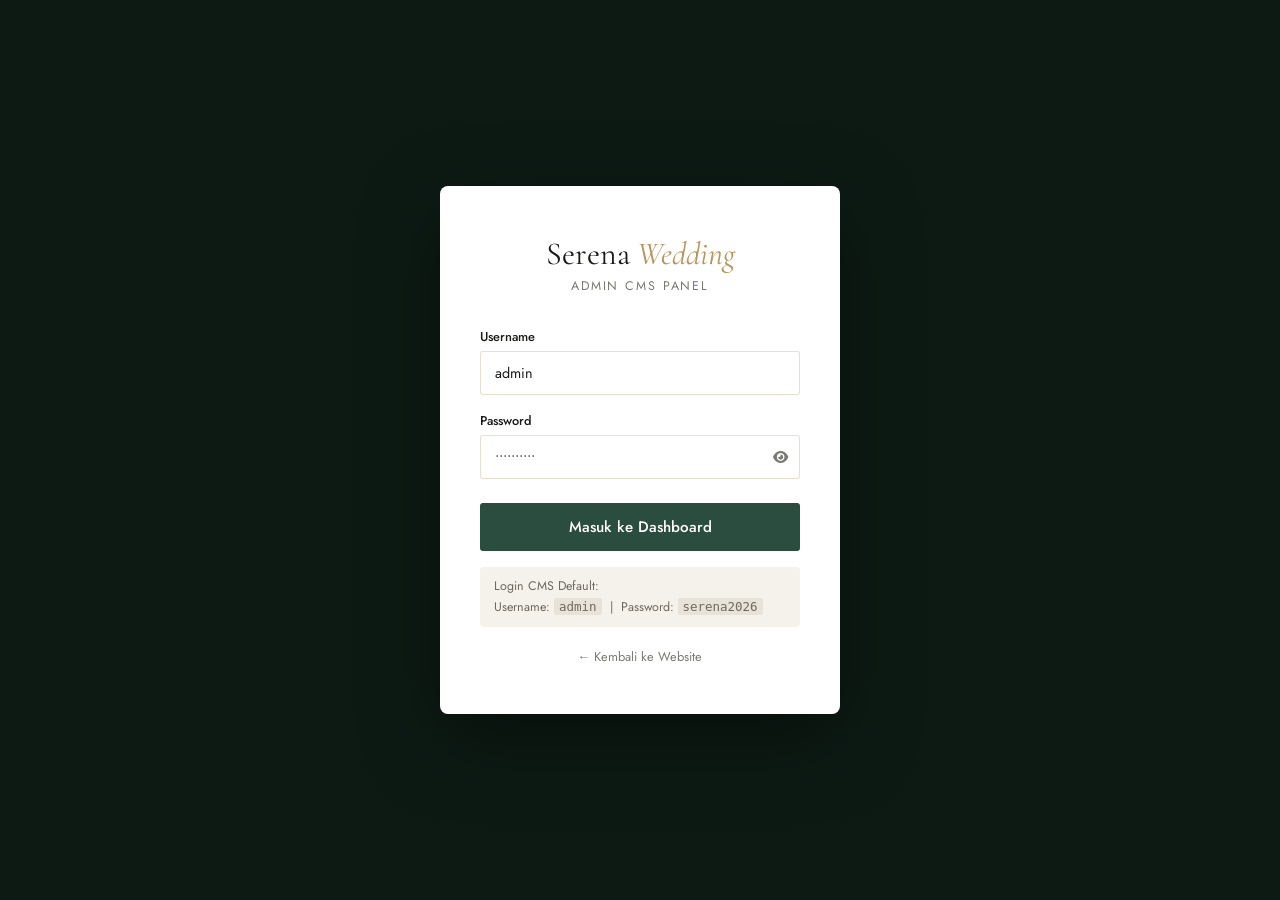
<file: admin/login.html>
<!DOCTYPE html>
<html lang="id">
<head>
  <meta charset="UTF-8"/><meta name="viewport" content="width=device-width,initial-scale=1"/>
  <title>Admin Login — Serena Wedding</title>
  <link href="https://fonts.googleapis.com/css2?family=Cormorant+Garamond:ital,wght@0,400;1,400&family=Jost:wght@300;400;500&display=swap" rel="stylesheet"/>
  <link rel="stylesheet" href="https://cdnjs.cloudflare.com/ajax/libs/font-awesome/6.4.0/css/all.min.css"/>
  <style>
    *,*::before,*::after{box-sizing:border-box;margin:0;padding:0}
    body{font-family:'Jost',sans-serif;background:#0d1a14;min-height:100vh;display:flex;align-items:center;justify-content:center;padding:24px}
    .card{background:#fff;border-radius:8px;padding:48px 40px;width:100%;max-width:400px;box-shadow:0 24px 80px rgba(0,0,0,.4)}
    .logo{text-align:center;margin-bottom:32px}
    .logo h1{font-family:'Cormorant Garamond',serif;font-size:2rem;font-weight:400;color:#1A1A18}
    .logo h1 em{font-style:italic;color:#B8935B}
    .logo p{font-size:.78rem;letter-spacing:.15em;text-transform:uppercase;color:#7A7A74;margin-top:4px}
    .field{display:flex;flex-direction:column;gap:5px;margin-bottom:16px}
    label{font-size:.8rem;font-weight:500;color:#1A1A18}
    .inp-wrap{position:relative}
    input{width:100%;border:1px solid rgba(184,147,91,.3);border-radius:3px;padding:11px 40px 11px 14px;font-family:'Jost',sans-serif;font-size:.9rem;color:#1A1A18;outline:none;transition:border-color .3s,box-shadow .3s}
    input:focus{border-color:#2B4D3F;box-shadow:0 0 0 3px rgba(43,77,63,.08)}
    .toggle-pw{position:absolute;right:12px;top:50%;transform:translateY(-50%);background:none;border:none;cursor:pointer;color:#7A7A74;font-size:.85rem}
    .btn-login{width:100%;background:#2B4D3F;color:#fff;border:none;border-radius:3px;padding:13px;font-family:'Jost',sans-serif;font-size:.95rem;font-weight:500;cursor:pointer;margin-top:8px;transition:background .3s}
    .btn-login:hover{background:#1d3d31}
    .err{background:#fee;border:1px solid #fcc;border-radius:3px;padding:10px 14px;font-size:.82rem;color:#c00;margin-bottom:16px;display:none}
    .back{display:block;text-align:center;margin-top:20px;font-size:.8rem;color:#7A7A74;text-decoration:none}
    .back:hover{color:#2B4D3F}
    .hint{background:#f5f2eb;border-radius:4px;padding:10px 14px;font-size:.78rem;color:#6E685F;margin-top:16px;line-height:1.6}
    .hint code{background:#e8e3d8;padding:1px 5px;border-radius:2px;font-family:monospace}
  </style>
</head>
<body>
<div class="card">
  <div class="logo">
    <h1>Serena <em>Wedding</em></h1>
    <p>Admin CMS Panel</p>
  </div>
  <div class="err" id="errMsg">Username atau password salah.</div>
  <form id="loginForm">
    <div class="field">
      <label for="username">Username</label>
      <div class="inp-wrap"><input type="text" id="username" autocomplete="username" placeholder="admin" value="admin" required/></div>
    </div>
    <div class="field">
      <label for="password">Password</label>
      <div class="inp-wrap">
        <input type="password" id="password" autocomplete="current-password" placeholder="••••••••" value="serena2026" required/>
        <button type="button" class="toggle-pw" id="togglePw" aria-label="Tampilkan password"><i class="fas fa-eye"></i></button>
      </div>
    </div>
    <button type="submit" class="btn-login">Masuk ke Dashboard</button>
  </form>
  <div class="hint">Login CMS Default:<br/>Username: <code>admin</code> &nbsp;|&nbsp; Password: <code>serena2026</code></div>
  <a href="../index.html" class="back">← Kembali ke Website</a>
</div>
<script>
  const CREDS = { username:'admin', password:'serena2026' };
  document.getElementById('togglePw').addEventListener('click',function(){
    const inp = document.getElementById('password');
    const icon = this.querySelector('i');
    if(inp.type==='password'){inp.type='text';icon.className='fas fa-eye-slash';}
    else{inp.type='password';icon.className='fas fa-eye';}
  });
  document.getElementById('loginForm').addEventListener('submit',function(e){
    e.preventDefault();
    const u = document.getElementById('username').value.trim();
    const p = document.getElementById('password').value;
    const err = document.getElementById('errMsg');
    if(u===CREDS.username && p===CREDS.password){
      sessionStorage.setItem('cms_auth','1');
      localStorage.setItem('cms_auth','1');
      window.location.href='dashboard.html';
    } else {
      err.style.display='block';
      document.getElementById('password').value='';
    }
  });
  // If already logged in, redirect directly to dashboard
  if(sessionStorage.getItem('cms_auth')==='1' || localStorage.getItem('cms_auth')==='1'){
    window.location.href='dashboard.html';
  }
</script>
</body>
</html>
</file>
<file: style.css>
/* ================================================================
   SERENA WEDDING — Design System (LittleCloud & JWS Inspired)
   Palette: Ivory background, Deep Forest Green accent, Warm Gold
   ================================================================ */

:root {
  --c-bg:        #f4f1eb;
  --c-surface:   #ffffff;
  --c-alt:       #ede8df;
  --c-card:      #ffffff;
  --c-ink:       #1A1A18;
  --c-muted:     #6E685F;
  --c-accent:    #2B4D3F;
  --c-accent-dk: #1d362c;
  --c-gold:      #B8935B;
  --c-gold-lt:   #d8b884;
  --c-border:    rgba(184, 147, 91, 0.22);
  --c-border-lt: rgba(0, 0, 0, 0.06);

  --ff-serif:    'Cormorant Garamond', Georgia, serif;
  --ff-sans:     'Jost', system-ui, sans-serif;

  --r-sm:        3px;
  --r-md:        6px;
  --r-lg:        12px;
  --r-full:      9999px;

  --dur:         0.3s;
  --shadow-sm:   0 2px 10px rgba(0,0,0,0.04);
  --shadow-md:   0 8px 30px rgba(43,77,63,0.08);
  --shadow-lg:   0 20px 60px rgba(0,0,0,0.12);
}

*, *::before, *::after {
  box-sizing: border-box;
  margin: 0;
  padding: 0;
}

html {
  scroll-behavior: smooth;
  font-size: 16px;
}

body {
  background-color: var(--c-bg);
  color: var(--c-ink);
  font-family: var(--ff-sans);
  font-weight: 400;
  line-height: 1.7;
  overflow-x: hidden;
  -webkit-font-smoothing: antialiased;
}

img {
  max-width: 100%;
  height: auto;
  display: block;
}

a {
  color: inherit;
  text-decoration: none;
  transition: all var(--dur);
}

/* ── TYPOGRAPHY ── */
h1, h2, h3, h4, h5, h6 {
  font-family: var(--ff-serif);
  font-weight: 400;
  line-height: 1.2;
  color: var(--c-ink);
}

h1 { font-size: clamp(2.5rem, 5vw, 4.5rem); }
h2 { font-size: clamp(2rem, 3.8vw, 3.2rem); }
h3 { font-size: clamp(1.4rem, 2.2vw, 2rem); }
h4 { font-size: 1.25rem; }

.eyebrow {
  display: block;
  font-family: var(--ff-sans);
  font-size: 0.72rem;
  font-weight: 600;
  letter-spacing: 0.22em;
  text-transform: uppercase;
  color: var(--c-gold);
  margin-bottom: 12px;
}

.section-sub {
  font-size: 1rem;
  color: var(--c-muted);
  max-width: 580px;
  margin: 12px auto 0;
  font-weight: 300;
}

/* ── LAYOUT ── */
.container {
  width: 100%;
  max-width: 1200px;
  margin: 0 auto;
  padding: 0 24px;
}

.section {
  padding: 100px 0;
  position: relative;
}

.section--alt {
  background-color: var(--c-alt);
}

.section--dark {
  background-color: var(--c-ink);
  color: #fff;
}

.section--dark h2, .section--dark h3 {
  color: #fff;
}

.section-hd {
  text-align: center;
  margin-bottom: 56px;
}

/* ── BUTTONS ── */
.btn {
  display: inline-flex;
  align-items: center;
  justify-content: center;
  gap: 8px;
  padding: 13px 30px;
  border-radius: var(--r-sm);
  font-family: var(--ff-sans);
  font-size: 0.85rem;
  font-weight: 500;
  letter-spacing: 0.08em;
  text-transform: uppercase;
  cursor: pointer;
  border: 1.5px solid transparent;
  transition: all var(--dur) ease;
  white-space: nowrap;
}

.btn--primary {
  background: var(--c-accent);
  color: #fff;
  border-color: var(--c-accent);
}
.btn--primary:hover {
  background: var(--c-accent-dk);
  border-color: var(--c-accent-dk);
  transform: translateY(-2px);
  box-shadow: 0 8px 24px rgba(43,77,63,0.25);
  color: #fff;
}

.btn--gold {
  background: var(--c-gold);
  color: #fff;
  border-color: var(--c-gold);
}
.btn--gold:hover {
  background: #a37f48;
  border-color: #a37f48;
  transform: translateY(-2px);
  color: #fff;
}

.btn--light {
  background: #fff;
  color: var(--c-accent);
  border-color: #fff;
}
.btn--light:hover {
  background: var(--c-alt);
  border-color: var(--c-alt);
  transform: translateY(-2px);
}

.btn--ghost {
  background: transparent;
  color: #fff;
  border-color: rgba(255,255,255,0.6);
}
.btn--ghost:hover {
  background: #fff;
  color: var(--c-accent);
  border-color: #fff;
}

.btn--outline {
  background: transparent;
  color: var(--c-accent);
  border-color: var(--c-accent);
}
.btn--outline:hover {
  background: var(--c-accent);
  color: #fff;
}

.btn--full {
  width: 100%;
}

/* ── NAVBAR ── */
.nav {
  position: fixed;
  top: 0;
  left: 0;
  right: 0;
  z-index: 1000;
  transition: background var(--dur), backdrop-filter var(--dur), padding var(--dur), box-shadow var(--dur);
  padding: 20px 0;
}

.nav.scrolled {
  background: rgba(244, 241, 235, 0.94);
  backdrop-filter: blur(14px);
  padding: 12px 0;
  border-bottom: 1px solid var(--c-border);
  box-shadow: 0 4px 20px rgba(0,0,0,0.05);
}

.nav__inner {
  display: flex;
  align-items: center;
  justify-content: space-between;
}

.nav__brand {
  font-family: var(--ff-serif);
  font-size: 1.65rem;
  font-weight: 400;
  color: var(--c-ink);
  letter-spacing: 0.02em;
  display: flex;
  align-items: center;
  gap: 4px;
}

.nav__brand em {
  font-style: italic;
  color: var(--c-gold);
}

.nav__links {
  display: flex;
  align-items: center;
  gap: 26px;
  list-style: none;
}

.nav__links a {
  font-size: 0.84rem;
  font-weight: 500;
  letter-spacing: 0.06em;
  text-transform: uppercase;
  color: var(--c-ink);
  opacity: 0.8;
  position: relative;
  padding: 4px 0;
}

.nav__links a::after {
  content: '';
  position: absolute;
  bottom: 0;
  left: 0;
  width: 0;
  height: 2px;
  background: var(--c-gold);
  transition: width var(--dur);
}

.nav__links a:hover,
.nav__links a.active {
  opacity: 1;
  color: var(--c-accent);
}

.nav__links a:hover::after,
.nav__links a.active::after {
  width: 100%;
}

.nav__cta {
  background: var(--c-accent)!important;
  color: #fff!important;
  padding: 8px 18px!important;
  border-radius: var(--r-sm);
  opacity: 1!important;
}
.nav__cta::after { display: none!important; }
.nav__cta:hover { background: var(--c-accent-dk)!important; }

.nav__hamburger {
  display: none;
  flex-direction: column;
  gap: 5px;
  background: none;
  border: none;
  cursor: pointer;
  padding: 6px;
}
.nav__hamburger span {
  display: block;
  width: 24px;
  height: 2px;
  background: var(--c-ink);
  transition: all var(--dur);
}
.nav__hamburger.open span:nth-child(1){ transform: translateY(7px) rotate(45deg); }
.nav__hamburger.open span:nth-child(2){ opacity: 0; }
.nav__hamburger.open span:nth-child(3){ transform: translateY(-7px) rotate(-45deg); }

/* ── SUBPAGE HERO BANNER ── */
.subhero {
  position: relative;
  background: var(--c-accent);
  color: #fff;
  padding: 150px 0 70px;
  text-align: center;
  overflow: hidden;
}
.subhero::before {
  content: '';
  position: absolute;
  inset: 0;
  background: linear-gradient(135deg, rgba(26,26,24,0.6) 0%, rgba(43,77,63,0.85) 100%);
  z-index: 0;
}
.subhero .container {
  position: relative;
  z-index: 1;
}
.subhero .eyebrow {
  color: var(--c-gold);
}
.subhero h1 {
  color: #fff;
  margin-bottom: 12px;
}
.subhero p {
  color: rgba(255,255,255,0.85);
  max-width: 600px;
  margin: 0 auto;
  font-size: 1.05rem;
  font-weight: 300;
}
.breadcrumbs {
  display: flex;
  align-items: center;
  justify-content: center;
  gap: 8px;
  font-size: 0.78rem;
  letter-spacing: 0.08em;
  text-transform: uppercase;
  color: rgba(255,255,255,0.6);
  margin-top: 18px;
}
.breadcrumbs a { color: rgba(255,255,255,0.8); }
.breadcrumbs a:hover { color: #fff; }
.breadcrumbs span { color: var(--c-gold); }

/* ── HERO (HOMEPAGE) ── */
.hero {
  position: relative;
  height: 100vh;
  min-height: 620px;
  display: flex;
  align-items: flex-end;
  overflow: hidden;
}
.hero__media {
  position: absolute;
  inset: 0;
  z-index: 0;
}
.hero__img {
  width: 100%;
  height: 100%;
  object-fit: cover;
  object-position: center 20%;
  animation: heroKen 12s ease forwards;
}
@keyframes heroKen {
  from { transform: scale(1.06); }
  to { transform: scale(1); }
}
.hero__veil {
  position: absolute;
  inset: 0;
  background: linear-gradient(to top, rgba(10,20,16,0.85) 0%, rgba(10,20,16,0.3) 50%, rgba(10,20,16,0.1) 100%);
}
.hero__body {
  position: relative;
  z-index: 1;
  max-width: 1200px;
  margin: 0 auto;
  padding: 0 24px 140px;
  width: 100%;
}
.hero__eyebrow {
  display: block;
  font-size: 0.75rem;
  font-weight: 600;
  letter-spacing: 0.22em;
  text-transform: uppercase;
  color: var(--c-gold);
  margin-bottom: 16px;
}
.hero__title {
  font-size: clamp(3rem, 5.5vw, 5rem);
  font-weight: 300;
  color: #fff;
  margin-bottom: 20px;
  line-height: 1.05;
}
.hero__title em {
  font-style: italic;
  color: #e8d5b5;
}
.hero__sub {
  font-size: 1rem;
  color: rgba(255, 255, 255, 0.85);
  max-width: 520px;
  margin-bottom: 32px;
  font-weight: 300;
  line-height: 1.75;
}
.hero__actions {
  display: flex;
  gap: 14px;
  flex-wrap: wrap;
}
.hero__stats {
  position: absolute;
  bottom: 0;
  left: 0;
  right: 0;
  z-index: 1;
  background: rgba(10, 20, 16, 0.65);
  backdrop-filter: blur(12px);
  border-top: 1px solid rgba(255, 255, 255, 0.12);
  display: flex;
  align-items: center;
  justify-content: center;
  gap: 40px;
  padding: 16px 24px;
  flex-wrap: wrap;
  text-align: center;
}
.hero__stat {
  display: flex;
  flex-direction: column;
  align-items: center;
  text-align: center;
  padding: 12px 0;
}
.hero__stat-num {
  font-family: var(--ff-serif);
  font-size: 1.65rem;
  color: #fff;
  line-height: 1;
}
.hero__stat-lbl {
  font-size: 0.72rem;
  color: rgba(255, 255, 255, 0.65);
  letter-spacing: 0.08em;
  margin-top: 4px;
}
.hero__stat-div {
  width: 1px;
  height: 32px;
  background: rgba(255, 255, 255, 0.2);
}

/* ── VIDEO SHOWREEL ── */
.video-section {
  padding: 90px 0;
}
.video-wrap {
  position: relative;
  padding-bottom: 56.25%;
  height: 0;
  border-radius: var(--r-md);
  overflow: hidden;
  box-shadow: var(--shadow-lg);
}
.video-wrap iframe {
  position: absolute;
  top: 0;
  left: 0;
  width: 100%;
  height: 100%;
}
.video-caption {
  text-align: center;
  margin-top: 40px;
}

/* ── PACKAGES & CARDS ── */
.pkg-grid {
  display: grid;
  grid-template-columns: repeat(3, 1fr);
  gap: 1px;
  background: var(--c-border);
  border: 1px solid var(--c-border);
  border-radius: var(--r-md);
  overflow: hidden;
  align-items: stretch;
}
.pkg-grid--4 {
  grid-template-columns: repeat(4, 1fr);
}

.pkg {
  background: var(--c-surface);
  padding: 40px 30px;
  position: relative;
  display: flex;
  flex-direction: column;
  height: 100%;
  transition: all var(--dur);
}
.pkg:hover {
  box-shadow: var(--shadow-md);
  transform: translateY(-3px);
  z-index: 2;
}
.pkg--featured {
  background: var(--c-accent);
}
.pkg__ribbon {
  position: absolute;
  top: -1px;
  right: 24px;
  background: var(--c-gold);
  color: #fff;
  font-size: 0.66rem;
  font-weight: 600;
  letter-spacing: 0.12em;
  text-transform: uppercase;
  padding: 5px 14px;
  border-radius: 0 0 4px 4px;
}
.pkg__label {
  font-size: 0.7rem;
  letter-spacing: 0.15em;
  text-transform: uppercase;
  color: var(--c-gold);
  margin-bottom: 4px;
}
.pkg--featured .pkg__label { color: rgba(255,255,255,0.65); }
.pkg__name {
  font-family: var(--ff-serif);
  font-size: 2.1rem;
  color: var(--c-ink);
  margin-bottom: 6px;
}
.pkg--featured .pkg__name { color: #fff; }
.pkg__price {
  font-size: 1.05rem;
  font-weight: 600;
  color: var(--c-accent);
  margin-bottom: 8px;
}
.pkg--featured .pkg__price { color: var(--c-gold); }
.pkg__desc {
  font-size: 0.85rem;
  color: var(--c-muted);
  margin-bottom: 24px;
  line-height: 1.5;
}
.pkg--featured .pkg__desc { color: rgba(255,255,255,0.75); }
.pkg__list {
  list-style: none;
  margin-bottom: 28px;
  display: flex;
  flex-direction: column;
  gap: 10px;
  flex: 1;
}
.pkg__list li {
  font-size: 0.85rem;
  color: var(--c-muted);
  display: flex;
  align-items: flex-start;
  gap: 8px;
  line-height: 1.5;
}
.pkg__list li::before {
  content: '✓';
  color: var(--c-accent);
  font-weight: 600;
  flex-shrink: 0;
}
.pkg--featured .pkg__list li { color: rgba(255,255,255,0.85); }
.pkg--featured .pkg__list li::before { color: var(--c-gold); }
.pkg__btn {
  display: block;
  text-align: center;
  border: 1.5px solid var(--c-accent);
  color: var(--c-accent);
  padding: 12px;
  border-radius: var(--r-sm);
  font-size: 0.85rem;
  font-weight: 500;
  transition: all var(--dur);
  margin-top: auto;
  width: 100%;
}
.pkg__btn:hover { background: var(--c-accent); color: #fff; }
.pkg__btn--white { background: #fff; color: var(--c-accent); border-color: #fff; }
.pkg__btn--white:hover { background: var(--c-alt); border-color: var(--c-alt); }

/* ── VENUES SECTION & CARDS ── */
.venue-filters {
  display: flex;
  justify-content: center;
  gap: 10px;
  margin-bottom: 36px;
  flex-wrap: wrap;
}
.filter-btn {
  background: transparent;
  border: 1px solid var(--c-border);
  padding: 8px 18px;
  border-radius: var(--r-full);
  font-family: var(--ff-sans);
  font-size: 0.8rem;
  color: var(--c-muted);
  cursor: pointer;
  transition: all var(--dur);
}
.filter-btn:hover, .filter-btn.active {
  background: var(--c-accent);
  color: #fff;
  border-color: var(--c-accent);
}

.venue-grid {
  display: grid;
  grid-template-columns: repeat(3, 1fr);
  gap: 24px;
}
.venue-card {
  background: var(--c-surface);
  border: 1px solid var(--c-border);
  border-radius: var(--r-md);
  overflow: hidden;
  transition: all var(--dur);
  display: flex;
  flex-direction: column;
}
.venue-card:hover {
  transform: translateY(-4px);
  box-shadow: var(--shadow-md);
}
.venue-card__img {
  position: relative;
  height: 220px;
  overflow: hidden;
}
.venue-card__img img {
  width: 100%;
  height: 100%;
  object-fit: cover;
  transition: transform 0.6s ease;
}
.venue-card:hover .venue-card__img img {
  transform: scale(1.06);
}
.venue-badge {
  position: absolute;
  top: 14px;
  left: 14px;
  background: rgba(10,20,16,0.75);
  backdrop-filter: blur(6px);
  color: #fff;
  font-size: 0.7rem;
  font-weight: 500;
  padding: 4px 10px;
  border-radius: 4px;
}
.venue-card__body {
  padding: 22px;
  flex: 1;
  display: flex;
  flex-direction: column;
}
.venue-card__title {
  font-size: 1.4rem;
  margin-bottom: 6px;
}
.venue-card__loc {
  font-size: 0.8rem;
  color: var(--c-muted);
  display: flex;
  align-items: center;
  gap: 6px;
  margin-bottom: 14px;
}
.venue-card__loc i { color: var(--c-gold); }
.venue-specs {
  display: grid;
  grid-template-columns: 1fr 1fr;
  gap: 8px;
  background: var(--c-bg);
  padding: 10px 14px;
  border-radius: 4px;
  margin-bottom: 16px;
  font-size: 0.78rem;
}
.venue-specs span { color: var(--c-muted); }
.venue-specs strong { color: var(--c-ink); display: block; }
.venue-card__btn {
  margin-top: auto;
  text-align: center;
  padding: 10px;
  border: 1px solid var(--c-border);
  border-radius: var(--r-sm);
  font-size: 0.8rem;
  color: var(--c-accent);
  font-weight: 500;
}
.venue-card__btn:hover {
  background: var(--c-accent);
  color: #fff;
  border-color: var(--c-accent);
}

/* ── EVENTS & REAL WEDDINGS ── */
.events-grid {
  display: grid;
  grid-template-columns: repeat(3, 1fr);
  gap: 28px;
}
.event-card {
  background: var(--c-surface);
  border: 1px solid var(--c-border);
  border-radius: var(--r-md);
  overflow: hidden;
  transition: all var(--dur);
}
.event-card:hover {
  transform: translateY(-4px);
  box-shadow: var(--shadow-md);
}
.event-card__media {
  position: relative;
  height: 260px;
  overflow: hidden;
}
.event-card__media img {
  width: 100%;
  height: 100%;
  object-fit: cover;
  transition: transform 0.6s ease;
}
.event-card:hover .event-card__media img {
  transform: scale(1.05);
}
.event-card__tag {
  position: absolute;
  top: 14px;
  left: 14px;
  background: var(--c-accent);
  color: #fff;
  font-size: 0.68rem;
  font-weight: 600;
  letter-spacing: 0.08em;
  text-transform: uppercase;
  padding: 4px 10px;
  border-radius: 3px;
}
.event-card__body {
  padding: 24px;
}
.event-card__couple {
  font-family: var(--ff-serif);
  font-size: 1.6rem;
  margin-bottom: 6px;
}
.event-card__meta {
  font-size: 0.8rem;
  color: var(--c-gold);
  font-weight: 500;
  margin-bottom: 12px;
}
.event-card__desc {
  font-size: 0.85rem;
  color: var(--c-muted);
  line-height: 1.6;
}

/* ── ABOUT / TEAM / VALUES ── */
.about-grid {
  display: grid;
  grid-template-columns: 1fr 1fr;
  gap: 60px;
  align-items: center;
}
.about__img-frame {
  border-radius: var(--r-md);
  overflow: hidden;
  box-shadow: var(--shadow-lg);
  position: relative;
}
.about__img-frame img {
  width: 100%;
  height: 480px;
  object-fit: cover;
}
.about__badge {
  position: absolute;
  bottom: 24px;
  left: 24px;
  background: var(--c-accent);
  color: #fff;
  padding: 16px 20px;
  border-radius: 4px;
  text-align: center;
}
.about__badge-num {
  font-family: var(--ff-serif);
  font-size: 1.8rem;
  line-height: 1;
  display: block;
}
.about__badge-lbl {
  font-size: 0.7rem;
  letter-spacing: 0.08em;
  opacity: 0.85;
}

.values-grid {
  display: grid;
  grid-template-columns: repeat(4, 1fr);
  gap: 24px;
  margin-top: 48px;
}
.value-card {
  background: var(--c-surface);
  border: 1px solid var(--c-border);
  border-radius: var(--r-md);
  padding: 30px 24px;
  text-align: center;
}
.value-card__icon {
  width: 56px;
  height: 56px;
  border-radius: 50%;
  background: var(--c-bg);
  color: var(--c-gold);
  display: flex;
  align-items: center;
  justify-content: center;
  font-size: 1.4rem;
  margin: 0 auto 18px;
}
.value-card h4 {
  font-size: 1.15rem;
  margin-bottom: 8px;
}
.value-card p {
  font-size: 0.82rem;
  color: var(--c-muted);
  line-height: 1.6;
}

.team-grid {
  display: grid;
  grid-template-columns: repeat(4, 1fr);
  gap: 24px;
}
.team-card {
  background: var(--c-surface);
  border: 1px solid var(--c-border);
  border-radius: var(--r-md);
  overflow: hidden;
  text-align: center;
}
.team-card__img {
  height: 260px;
  overflow: hidden;
}
.team-card__img img {
  width: 100%;
  height: 100%;
  object-fit: cover;
}
.team-card__body {
  padding: 20px;
}
.team-card h4 {
  font-size: 1.2rem;
  margin-bottom: 4px;
}
.team-card span {
  font-size: 0.75rem;
  color: var(--c-gold);
  font-weight: 500;
  text-transform: uppercase;
  letter-spacing: 0.08em;
}

/* ── APPOINTMENT & FORMS ── */
.form-box {
  background: var(--c-surface);
  border: 1px solid var(--c-border);
  border-radius: var(--r-md);
  padding: 40px;
  box-shadow: var(--shadow-md);
  max-width: 760px;
  margin: 0 auto;
}
.form-grid {
  display: grid;
  grid-template-columns: 1fr 1fr;
  gap: 18px;
}
.form-grid--full {
  grid-column: 1 / -1;
}
.field {
  display: flex;
  flex-direction: column;
  gap: 6px;
}
.field label {
  font-size: 0.8rem;
  font-weight: 500;
  color: var(--c-ink);
}
.field input, .field select, .field textarea {
  border: 1px solid var(--c-border);
  background: var(--c-bg);
  border-radius: var(--r-sm);
  padding: 12px 14px;
  font-family: var(--ff-sans);
  font-size: 0.9rem;
  color: var(--c-ink);
  outline: none;
  transition: all var(--dur);
}
.field input:focus, .field select:focus, .field textarea:focus {
  border-color: var(--c-accent);
  background: #fff;
  box-shadow: 0 0 0 3px rgba(43,77,63,0.08);
}

/* ── PROCESS ── */
.process {
  display: grid;
  grid-template-columns: repeat(5, 1fr);
  gap: 1px;
  background: var(--c-border);
  border: 1px solid var(--c-border);
  border-radius: var(--r-md);
  overflow: hidden;
}
.process__item {
  background: var(--c-surface);
  padding: 32px 20px;
  text-align: center;
}
.process__num {
  font-family: var(--ff-serif);
  font-size: 2.6rem;
  font-weight: 300;
  color: rgba(184, 147, 91, 0.4);
  line-height: 1;
  margin-bottom: 10px;
}
.process__title {
  font-family: var(--ff-sans);
  font-size: 0.9rem;
  font-weight: 600;
  color: var(--c-ink);
  margin-bottom: 8px;
}
.process__desc {
  font-size: 0.8rem;
  color: var(--c-muted);
  line-height: 1.6;
}

/* ── TESTIMONIALS ── */
.testi-grid {
  display: grid;
  grid-template-columns: repeat(2, 1fr);
  gap: 24px;
}
.testi {
  background: var(--c-surface);
  border: 1px solid var(--c-border);
  border-radius: var(--r-md);
  padding: 32px;
  transition: all var(--dur);
}
.testi:hover {
  box-shadow: var(--shadow-md);
}
.testi__video {
  position: relative;
  padding-bottom: 56.25%;
  height: 0;
  border-radius: 6px;
  overflow: hidden;
  margin-bottom: 16px;
}
.testi__video iframe {
  position: absolute;
  top: 0;
  left: 0;
  width: 100%;
  height: 100%;
}
.testi__quote {
  font-family: var(--ff-serif);
  font-size: 1.05rem;
  font-style: italic;
  color: var(--c-ink);
  line-height: 1.7;
  margin-bottom: 22px;
}
.testi__quote::before {
  content: '\201C';
  color: var(--c-gold);
  font-size: 1.4rem;
  margin-right: 3px;
}
.testi__meta {
  display: flex;
  align-items: center;
  gap: 12px;
}
.testi__av-wrap {
  position: relative;
  flex-shrink: 0;
}
.testi__photo {
  width: 42px;
  height: 42px;
  border-radius: 50%;
  object-fit: cover;
  border: 2px solid var(--c-gold);
  display: none;
}
.testi__av {
  width: 42px;
  height: 42px;
  border-radius: 50%;
  background: var(--c-accent);
  color: #fff;
  display: flex;
  align-items: center;
  justify-content: center;
  font-weight: 600;
  font-size: 0.9rem;
}
.testi__name {
  font-weight: 600;
  font-size: 0.9rem;
  color: var(--c-ink);
}
.testi__pkg {
  font-size: 0.75rem;
  color: var(--c-muted);
}

/* ── FAQ ── */
.faq-list {
  display: flex;
  flex-direction: column;
}
.faq {
  border-bottom: 1px solid var(--c-border);
}
.faq:first-of-type {
  border-top: 1px solid var(--c-border);
}
.faq__q {
  width: 100%;
  display: flex;
  align-items: center;
  justify-content: space-between;
  gap: 16px;
  background: none;
  border: none;
  cursor: pointer;
  padding: 20px 0;
  text-align: left;
  font-family: var(--ff-sans);
  font-size: 0.95rem;
  font-weight: 500;
  color: var(--c-ink);
  transition: color var(--dur);
}
.faq__q:hover {
  color: var(--c-accent);
}
.faq__icon {
  color: var(--c-gold);
  transition: transform var(--dur);
}
.faq__q[aria-expanded="true"] .faq__icon {
  transform: rotate(45deg);
}
.faq__a {
  max-height: 0;
  overflow: hidden;
  transition: max-height 0.4s ease, padding 0.3s;
}
.faq__a.open {
  max-height: 300px;
  padding-bottom: 18px;
}
.faq__a p {
  font-size: 0.9rem;
  color: var(--c-muted);
  line-height: 1.75;
}

/* ── CONTACT GRID & SOCIALS ── */
.contact-grid {
  display: grid;
  grid-template-columns: 1.2fr 1fr;
  gap: 60px;
  align-items: start;
}
.ci-list {
  list-style: none;
  display: flex;
  flex-direction: column;
  gap: 20px;
  margin: 24px 0 32px;
}
.ci-list li {
  display: flex;
  align-items: flex-start;
  gap: 16px;
}
.ci-ic {
  width: 44px;
  height: 44px;
  border-radius: 50%;
  background: var(--c-bg);
  border: 1px solid var(--c-border);
  display: flex;
  align-items: center;
  justify-content: center;
  color: var(--c-gold);
  font-size: 1rem;
  flex-shrink: 0;
}
.ci-list small {
  display: block;
  font-size: 0.72rem;
  letter-spacing: 0.08em;
  text-transform: uppercase;
  color: var(--c-muted);
}
.ci-list strong, .ci-list span {
  font-size: 0.95rem;
  color: var(--c-ink);
}
.socials {
  display: flex;
  gap: 12px;
}
.socials a {
  width: 40px;
  height: 40px;
  border-radius: 50%;
  border: 1.5px solid var(--c-border);
  display: flex;
  align-items: center;
  justify-content: center;
  color: var(--c-muted);
  font-size: 1rem;
  transition: all var(--dur);
}
.socials a:hover {
  border-color: var(--c-accent);
  background: var(--c-accent);
  color: #fff;
}

/* ── FOOTER ── */
.footer {
  background: var(--c-ink);
  color: rgba(255, 255, 255, 0.6);
  padding: 70px 0 0;
}
.footer__inner {
  display: grid;
  grid-template-columns: 1.5fr 1fr 1fr;
  gap: 60px;
  padding-bottom: 50px;
  border-bottom: 1px solid rgba(255, 255, 255, 0.08);
}
.footer__brand .nav__brand {
  color: #fff;
  display: inline-flex;
  margin-bottom: 12px;
}
.footer__brand p {
  font-size: 0.85rem;
  color: rgba(255, 255, 255, 0.5);
  max-width: 320px;
  line-height: 1.7;
}
.footer__cols h5 {
  font-size: 0.72rem;
  font-weight: 600;
  letter-spacing: 0.15em;
  text-transform: uppercase;
  color: var(--c-gold);
  margin-bottom: 16px;
}
.footer__cols a {
  display: block;
  font-size: 0.85rem;
  color: rgba(255, 255, 255, 0.55);
  margin-bottom: 10px;
  transition: color var(--dur);
}
.footer__cols a:hover {
  color: #fff;
}
.footer__bottom {
  text-align: center;
  padding: 20px 24px;
  font-size: 0.78rem;
  color: rgba(255, 255, 255, 0.35);
}

/* ── FLOATING BUTTONS ── */
.wa-float {
  position: fixed;
  bottom: 28px;
  right: 28px;
  width: 54px;
  height: 54px;
  background: #25D366;
  color: #fff;
  border-radius: 50%;
  display: flex;
  align-items: center;
  justify-content: center;
  font-size: 1.5rem;
  z-index: 999;
  box-shadow: 0 6px 24px rgba(37, 211, 102, 0.4);
  transition: transform var(--dur), box-shadow var(--dur);
}
.wa-float:hover {
  transform: scale(1.1);
  color: #fff;
}

.admin-btn {
  position: fixed;
  bottom: 92px;
  right: 28px;
  background: #1A1A18;
  color: rgba(255, 255, 255, 0.75);
  padding: 8px 14px;
  border-radius: 20px;
  font-family: var(--ff-sans);
  font-size: 0.75rem;
  font-weight: 500;
  display: flex;
  align-items: center;
  gap: 6px;
  text-decoration: none;
  z-index: 998;
  opacity: 0.7;
  transition: opacity var(--dur), background var(--dur);
  box-shadow: 0 2px 12px rgba(0,0,0,0.25);
  letter-spacing: 0.04em;
}
.admin-btn:hover {
  opacity: 1;
  background: var(--c-accent);
  color: #fff;
}

/* ── REVEAL ANIMATIONS ── */
.reveal {
  opacity: 0;
  transform: translateY(24px);
  transition: opacity 0.6s ease, transform 0.6s ease;
}
.reveal.in {
  opacity: 1;
  transform: none;
}

/* ══ RESPONSIVE ══ */
@media (max-width: 1024px) {
  .pkg-grid { grid-template-columns: 1fr; max-width: 440px; margin: 0 auto; }
  .pkg-grid--4 { grid-template-columns: 1fr; }
  .venue-grid { grid-template-columns: 1fr 1fr; }
  .events-grid { grid-template-columns: 1fr 1fr; }
  .values-grid { grid-template-columns: 1fr 1fr; }
  .team-grid { grid-template-columns: 1fr 1fr; }
  .process { grid-template-columns: 1fr; }
  .process__item { display: flex; align-items: flex-start; gap: 16px; text-align: left; padding: 20px; }
  .process__num { font-size: 2rem; min-width: 44px; }
}

@media (max-width: 820px) {
  .nav__links {
    display: none;
    position: fixed;
    inset: 0;
    background: rgba(43, 77, 63, 0.98);
    flex-direction: column;
    align-items: center;
    justify-content: center;
    gap: 24px;
    z-index: 999;
  }
  .nav__links.open { display: flex; }
  .nav__links a { font-size: 1.15rem; color: #fff!important; }
  .nav__hamburger { display: flex; z-index: 1001; }
  .nav__hamburger.open span { background: #fff!important; }

  .hero__body { padding: 0 24px 110px; }
  .hero__title { font-size: 2.6rem; }
  .hero__stats { gap: 16px; padding: 14px 20px; }
  .about-grid { grid-template-columns: 1fr; gap: 40px; }
  .venue-grid { grid-template-columns: 1fr; }
  .events-grid { grid-template-columns: 1fr; }
  .testi-grid { grid-template-columns: 1fr; }
  .contact-grid { grid-template-columns: 1fr; gap: 40px; }
  .footer__inner { grid-template-columns: 1fr; gap: 40px; }
  .form-grid { grid-template-columns: 1fr; }
}

@media (max-width: 480px) {
  .section { padding: 70px 0; }
  .subhero { padding: 120px 0 50px; }
  .values-grid { grid-template-columns: 1fr; }
  .team-grid { grid-template-columns: 1fr; }
  .form-box { padding: 24px 18px; }
}
</file>
